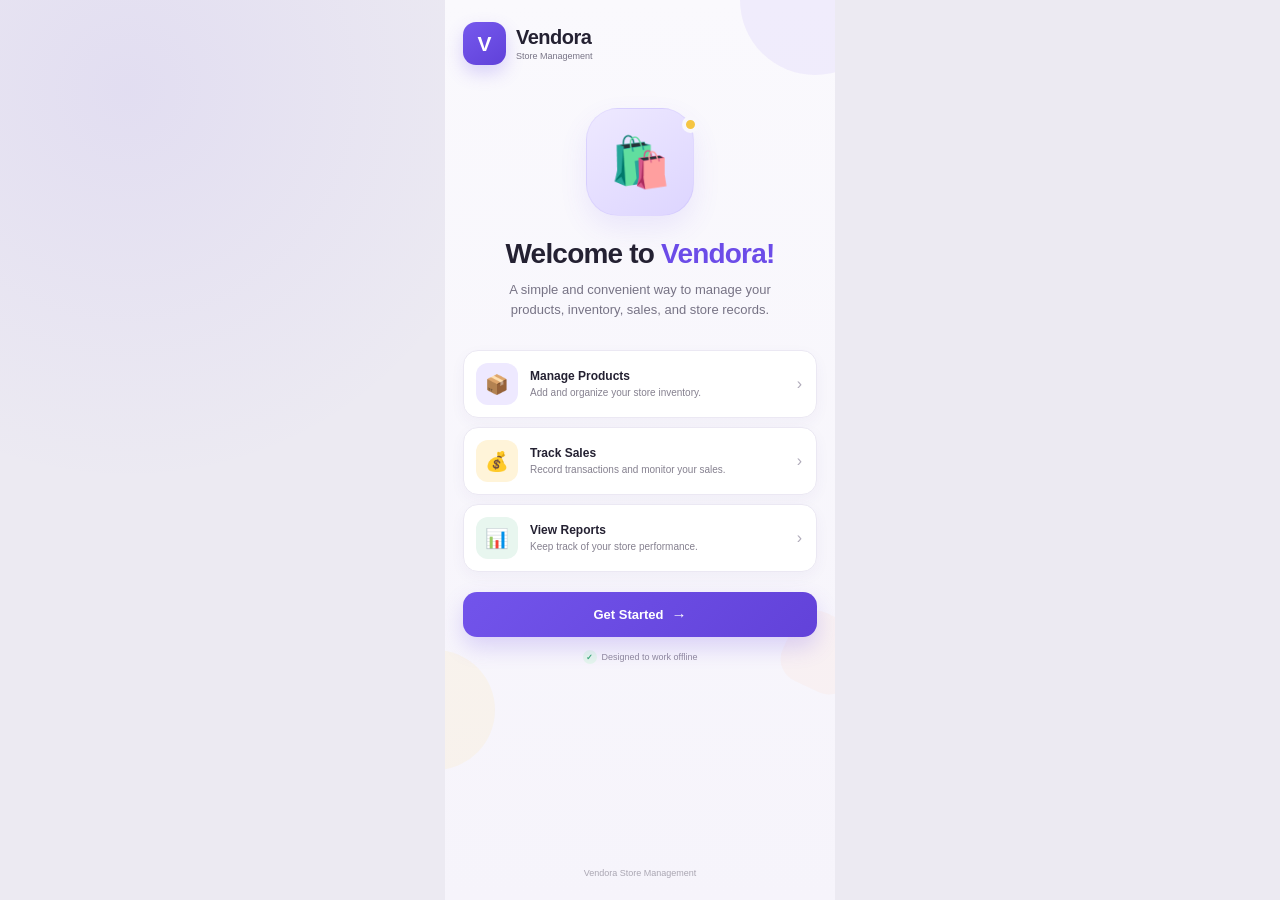
<file: index.html>
<!DOCTYPE html>
<html lang="en">

<head>
    <meta charset="UTF-8">
    <meta name="viewport" content="width=device-width, initial-scale=1.0">
    <meta name="theme-color" content="#6c4ce8">

    <title>Vendora — Welcome</title>

    <style>
        * {
            box-sizing: border-box;
        }

        html,
        body {
            margin: 0;
            padding: 0;
            min-height: 100%;
        }

        :root {
            --primary: #6c4ce8;
            --primary-dark: #5839d0;
            --purple-soft: #eee9ff;

            --yellow: #f5c542;
            --peach: #f7b58a;
            --green: #39aa76;
            --blue: #5b8fe8;

            --background: #eceaf2;
            --app-bg: #f8f7fc;
            --card: #ffffff;

            --text: #242132;
            --muted: #777385;
            --light-text: #9994a5;

            --border: #ebe8f3;

            --shadow:
                0 8px 22px rgba(72, 55, 135, 0.08);
        }

        body {
            font-family:
                Inter,
                -apple-system,
                BlinkMacSystemFont,
                "Segoe UI",
                Roboto,
                Arial,
                sans-serif;

            background:
                radial-gradient(
                    circle at 10% 10%,
                    rgba(108, 76, 232, 0.08),
                    transparent 28%
                ),
                var(--background);

            color: var(--text);

            display: flex;
            justify-content: center;
            align-items: flex-start;

            overflow-x: hidden;
        }

        /* =====================================================
           APP CONTAINER
        ===================================================== */

        .app-container {
            position: relative;

            width: 390px;
            max-width: 100%;
            min-height: 100vh;

            background:
                linear-gradient(
                    180deg,
                    #faf9fd 0%,
                    #f6f4fb 100%
                );

            display: flex;
            flex-direction: column;

            padding:
                22px
                18px
                22px;

            overflow: hidden;
        }

        /* Decorative background shapes */

        .bg-shape {
            position: absolute;
            pointer-events: none;
            z-index: 0;
        }

        .shape-one {
            width: 150px;
            height: 150px;

            top: -75px;
            right: -55px;

            border-radius: 50%;

            background:
                rgba(108, 76, 232, 0.07);
        }

        .shape-two {
            width: 120px;
            height: 120px;

            left: -70px;
            bottom: 130px;

            border-radius: 50%;

            background:
                rgba(245, 197, 66, 0.08);
        }

        .shape-three {
            width: 75px;
            height: 75px;

            right: -25px;
            bottom: 210px;

            border-radius: 24px;

            transform: rotate(25deg);

            background:
                rgba(247, 181, 138, 0.08);
        }

        .content-layer {
            position: relative;
            z-index: 1;
        }

        /* =====================================================
           BRAND
        ===================================================== */

        .brand {
            display: flex;
            align-items: center;

            gap: 10px;

            margin-bottom: 38px;
        }

        .logo {
            width: 43px;
            height: 43px;

            border-radius: 13px;

            background:
                linear-gradient(
                    145deg,
                    #7659ed,
                    #6041d9
                );

            color: #fff;

            display: grid;
            place-items: center;

            font-size: 21px;
            font-weight: 800;

            box-shadow:
                0 8px 18px
                rgba(108, 76, 232, 0.23);
        }

        .brand-info {
            display: flex;
            flex-direction: column;
        }

        .brand-name {
            font-size: 20px;

            font-weight: 800;

            letter-spacing: -0.5px;
        }

        .brand-subtitle {
            margin-top: 2px;

            font-size: 9px;

            color: var(--muted);
        }

        /* =====================================================
           HERO
        ===================================================== */

        .hero {
            text-align: center;

            padding:
                5px
                4px
                0;
        }

        .hero-icon-wrapper {
            position: relative;

            width: 108px;
            height: 108px;

            margin:
                0
                auto
                22px;
        }

        .hero-icon {
            width: 100%;
            height: 100%;

            border-radius: 32px;

            background:
                linear-gradient(
                    145deg,
                    #eee9ff,
                    #ddd5ff
                );

            border:
                1px solid
                rgba(108, 76, 232, 0.08);

            display: grid;
            place-items: center;

            font-size: 49px;

            box-shadow:
                0 12px 28px
                rgba(108, 76, 232, 0.10);
        }

        .hero-dot {
            position: absolute;

            width: 17px;
            height: 17px;

            border-radius: 50%;

            background: var(--yellow);

            right: -5px;
            top: 8px;

            border: 4px solid #f8f7fc;
        }

        .hero h1 {
            margin:
                0
                0
                10px;

            font-size: 28px;

            line-height: 1.15;

            letter-spacing: -0.8px;
        }

        .hero h1 span {
            color: var(--primary);
        }

        .hero p {
            margin:
                0
                auto;

            max-width: 315px;

            color: var(--muted);

            line-height: 1.55;

            font-size: 13px;
        }

        /* =====================================================
           FEATURES
        ===================================================== */

        .features {
            margin-top: 30px;

            display: grid;

            gap: 9px;
        }

        .feature {
            display: flex;
            align-items: center;

            gap: 12px;

            padding: 12px;

            background:
                rgba(255, 255, 255, 0.96);

            border:
                1px solid
                var(--border);

            border-radius: 15px;

            box-shadow:
                0 5px 15px
                rgba(72, 55, 135, 0.045);

            transition:
                transform 0.15s ease,
                box-shadow 0.15s ease;
        }

        .feature:active {
            transform: scale(0.985);
        }

        .feature-icon {
            width: 42px;
            height: 42px;

            flex: 0 0 42px;

            border-radius: 12px;

            display: grid;
            place-items: center;

            font-size: 19px;
        }

        .feature:nth-child(1) .feature-icon {
            background: #eee9ff;
        }

        .feature:nth-child(2) .feature-icon {
            background: #fff4d9;
        }

        .feature:nth-child(3) .feature-icon {
            background: #e8f6ef;
        }

        .feature-text {
            flex: 1;
        }

        .feature strong {
            display: block;

            font-size: 12px;

            margin-bottom: 3px;

            font-weight: 750;
        }

        .feature span {
            display: block;

            color: #85808f;

            font-size: 10px;

            line-height: 1.4;
        }

        .feature-arrow {
            color: #b0abba;

            font-size: 16px;

            padding-right: 2px;
        }

        /* =====================================================
           GET STARTED
        ===================================================== */

        .get-started {
            position: relative;

            display: block;

            width: 100%;

            margin-top: 20px;

            padding: 14px 16px;

            border: 0;

            border-radius: 14px;

            background:
                linear-gradient(
                    135deg,
                    #7254eb,
                    #6242d9
                );

            color: #fff;

            text-decoration: none;

            text-align: center;

            font-size: 13px;

            font-weight: 700;

            box-shadow:
                0 10px 22px
                rgba(108, 76, 232, 0.22);

            transition:
                transform 0.15s ease,
                background 0.15s ease;
        }

        .get-started:hover {
            background:
                linear-gradient(
                    135deg,
                    #6647df,
                    #5738ca
                );
        }

        .get-started:active {
            transform: scale(0.98);
        }

        .button-content {
            display: flex;

            align-items: center;

            justify-content: center;

            gap: 8px;
        }

        .button-arrow {
            font-size: 15px;

            transition:
                transform 0.15s ease;
        }

        .get-started:hover .button-arrow {
            transform: translateX(3px);
        }

        /* =====================================================
           OFFLINE NOTE
        ===================================================== */

        .offline-note {
            display: flex;

            align-items: center;

            justify-content: center;

            gap: 5px;

            margin-top: 13px;

            color: #8f899d;

            font-size: 9px;
        }

        .offline-check {
            width: 14px;
            height: 14px;

            border-radius: 50%;

            background: #e5f6ed;

            color: var(--green);

            display: grid;
            place-items: center;

            font-size: 8px;

            font-weight: 800;
        }

        /* =====================================================
           FOOTER
        ===================================================== */

        .footer {
            margin-top: auto;

            padding-top: 28px;

            text-align: center;

            color: #aaa6b2;

            font-size: 9px;
        }

        /* =====================================================
           MOBILE
        ===================================================== */

        @media (max-width: 599px) {

            body {
                background: #f8f7fc;
            }

            .app-container {
                width: 100%;
                max-width: 390px;
            }
        }

        /* =====================================================
           VERY SMALL DEVICES
        ===================================================== */

        @media (max-width: 340px) {

            .app-container {
                padding-left: 14px;
                padding-right: 14px;
            }

            .hero h1 {
                font-size: 25px;
            }

            .hero p {
                font-size: 12px;
            }
        }
    </style>
</head>

<body>

<main class="app-container">

    <!-- Decorative background -->
    <div class="bg-shape shape-one"></div>
    <div class="bg-shape shape-two"></div>
    <div class="bg-shape shape-three"></div>


    <div class="content-layer">

        <!-- BRAND -->
        <div class="brand">

            <div class="logo">
                V
            </div>

            <div class="brand-info">

                <div class="brand-name">
                    Vendora
                </div>

                <div class="brand-subtitle">
                    Store Management
                </div>

            </div>

        </div>


        <!-- HERO -->
        <section class="hero">

            <div class="hero-icon-wrapper">

                <div class="hero-icon">
                    🛍️
                </div>

                <div class="hero-dot"></div>

            </div>


            <h1>
                Welcome to
                <span>Vendora!</span>
            </h1>


            <p>
                A simple and convenient way to manage
                your products, inventory, sales, and
                store records.
            </p>

        </section>


        <!-- FEATURES -->
        <section class="features">

            <!-- PRODUCT -->
            <div class="feature">

                <div class="feature-icon">
                    📦
                </div>

                <div class="feature-text">

                    <strong>
                        Manage Products
                    </strong>

                    <span>
                        Add and organize your store inventory.
                    </span>

                </div>

                <div class="feature-arrow">
                    ›
                </div>

            </div>


            <!-- SALES -->
            <div class="feature">

                <div class="feature-icon">
                    💰
                </div>

                <div class="feature-text">

                    <strong>
                        Track Sales
                    </strong>

                    <span>
                        Record transactions and monitor your sales.
                    </span>

                </div>

                <div class="feature-arrow">
                    ›
                </div>

            </div>


            <!-- REPORTS -->
            <div class="feature">

                <div class="feature-icon">
                    📊
                </div>

                <div class="feature-text">

                    <strong>
                        View Reports
                    </strong>

                    <span>
                        Keep track of your store performance.
                    </span>

                </div>

                <div class="feature-arrow">
                    ›
                </div>

            </div>

        </section>


        <!-- GET STARTED -->
        <a
            class="get-started"
            href="home.html"
        >

            <span class="button-content">

                <span>
                    Get Started
                </span>

                <span class="button-arrow">
                    →
                </span>

            </span>

        </a>


        <!-- OFFLINE -->
        <div class="offline-note">

            <span class="offline-check">
                ✓
            </span>

            <span>
                Designed to work offline
            </span>

        </div>

    </div>


    <!-- FOOTER -->
    <div class="footer">
        Vendora Store Management
    </div>

</main>

</body>
</html>
</file>
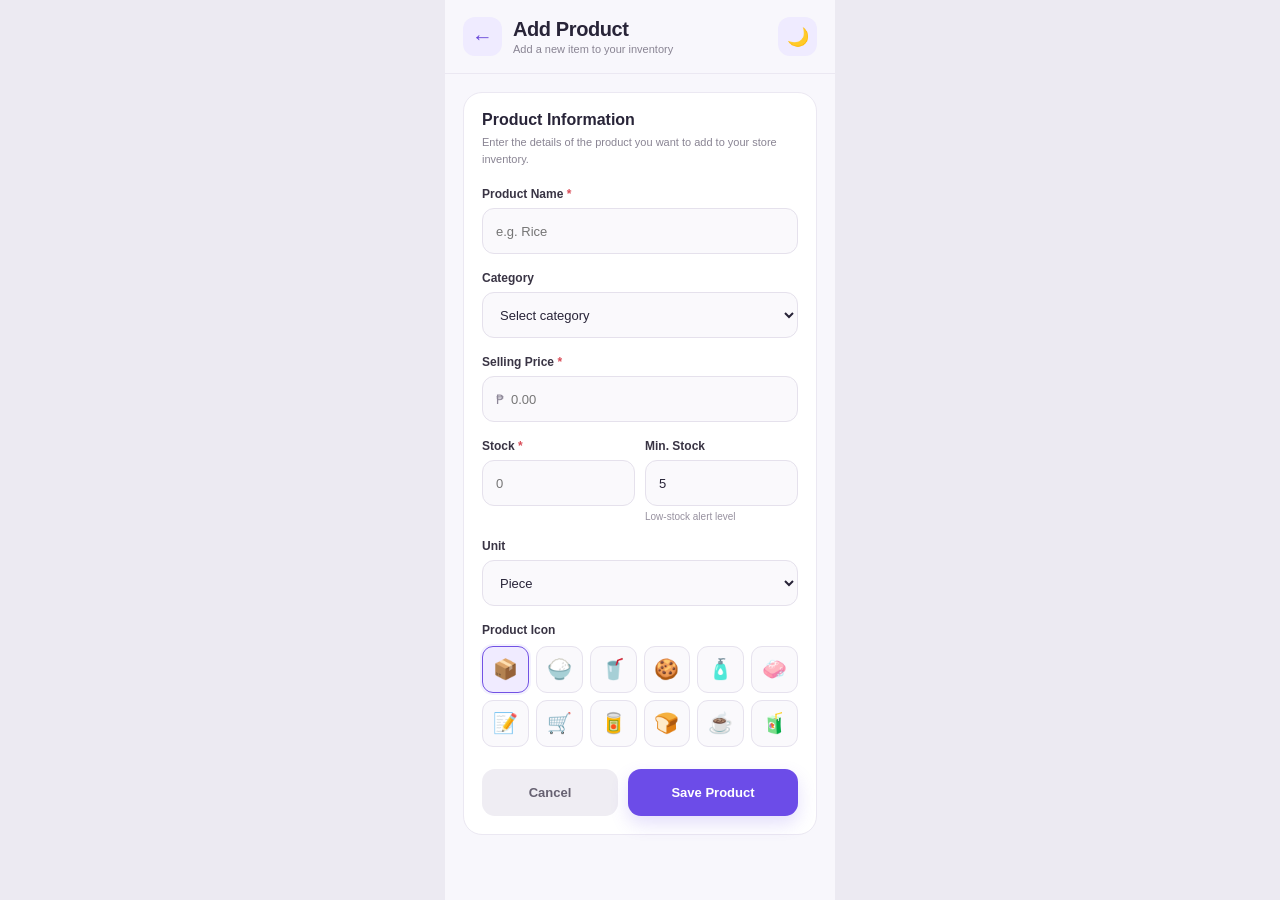
<file: add-product.html>
<!DOCTYPE html>
<html lang="en">
<head>
<meta charset="UTF-8">
<meta name="viewport" content="width=device-width, initial-scale=1.0">

<title>Vendora - Add Product</title>

<style>
* {
    box-sizing: border-box;
}

html,
body {
    margin: 0;
    padding: 0;
    min-height: 100%;
}

body {
    font-family:
        Inter,
        -apple-system,
        BlinkMacSystemFont,
        "Segoe UI",
        Roboto,
        Arial,
        sans-serif;

    background: #eceaf2;
    color: #282438;

    display: flex;
    justify-content: center;
    align-items: flex-start;

    overflow-x: hidden;

    transition: background .25s ease, color .25s ease;
}

.app {
    width: 390px;
    max-width: 100%;
    min-height: 100vh;

    background: #f8f7fc;

    padding-bottom: 30px;

    transition: background .25s ease;
}

@media (max-width: 599px) {
    body {
        background: #f8f7fc;
    }

    .app {
        width: 100%;
        max-width: 390px;
    }
}

/* =========================================================
   DARK MODE
========================================================= */

body.dark {
    background: #111019;
    color: #f5f2fa;
}

body.dark .app {
    background: #15131e;
}

body.dark .header {
    background: #15131e;
    border-color: #2b2737;
}

body.dark .form-card,
body.dark .input-wrap,
body.dark .icon-option,
body.dark .cancel-btn {
    background: #211e2b;
    border-color: #332e40;
}

body.dark .field-label,
body.dark .page-title {
    color: #f5f2fa;
}

body.dark .field-help,
body.dark .page-subtitle {
    color: #aaa4b4;
}

body.dark input,
body.dark select {
    color: #f5f2fa;
}

body.dark input::placeholder {
    color: #817b8c;
}

body.dark .theme-button {
    background: #29243a;
    color: #f3ce61;
}

body.dark .icon-option.active {
    background: #302651;
    border-color: #8062ed;
}

/* =========================================================
   HEADER
========================================================= */

.header {
    padding: 17px 18px;

    background: #f8f7fc;

    border-bottom: 1px solid #ebe8f2;

    position: sticky;
    top: 0;

    z-index: 20;
}

.header-row {
    display: flex;
    align-items: center;
    justify-content: space-between;

    gap: 12px;
}

.header-left {
    display: flex;
    align-items: center;

    gap: 11px;
}

.back-btn {
    width: 39px;
    height: 39px;

    border: 0;
    border-radius: 12px;

    background: #efebff;
    color: #6545d8;

    display: grid;
    place-items: center;

    font-size: 21px;
    font-weight: 700;

    cursor: pointer;

    text-decoration: none;
}

body.dark .back-btn {
    background: #29243a;
    color: #a995ff;
}

.page-title {
    margin: 0;

    font-size: 20px;
    font-weight: 800;

    letter-spacing: -.4px;
}

.page-subtitle {
    margin: 2px 0 0;

    color: #898493;

    font-size: 11px;
}

.theme-button {
    width: 39px;
    height: 39px;

    border: 0;
    border-radius: 12px;

    background: #efebff;

    color: #6545d8;

    font-size: 18px;

    cursor: pointer;

    display: grid;
    place-items: center;
}

/* =========================================================
   MAIN
========================================================= */

.main {
    padding: 18px;
}

/* =========================================================
   FORM CARD
========================================================= */

.form-card {
    background: #fff;

    border: 1px solid #ebe8f2;

    border-radius: 19px;

    padding: 18px;

    transition:
        background .25s ease,
        border-color .25s ease;
}

.form-intro {
    margin-bottom: 20px;
}

.form-intro h2 {
    margin: 0 0 5px;

    font-size: 16px;
    font-weight: 800;
}

.form-intro p {
    margin: 0;

    color: #898493;

    font-size: 11px;

    line-height: 1.5;
}

/* =========================================================
   FORM GROUP
========================================================= */

.form-group {
    margin-bottom: 17px;
}

.field-label {
    display: block;

    margin-bottom: 7px;

    color: #393444;

    font-size: 12px;
    font-weight: 750;
}

.required {
    color: #d94d58;
}

/* =========================================================
   INPUT
========================================================= */

.input-wrap {
    display: flex;
    align-items: center;

    min-height: 46px;

    background: #faf9fc;

    border: 1px solid #e5e1ec;

    border-radius: 12px;

    overflow: hidden;

    transition:
        border-color .2s ease,
        background .2s ease;
}

.input-wrap:focus-within {
    border-color: #8061eb;
    box-shadow: 0 0 0 3px rgba(108, 76, 232, .08);
}

.input-prefix {
    padding-left: 13px;

    color: #8d8798;

    font-size: 13px;
}

.input-wrap input,
.input-wrap select {
    width: 100%;

    min-height: 44px;

    padding: 0 13px;

    border: 0;
    outline: 0;

    background: transparent;

    color: #282438;

    font-family: inherit;

    font-size: 13px;
}

.input-wrap input:focus,
.input-wrap select:focus {
    outline: none;
}

.input-wrap:has(.input-prefix) input {
    padding-left: 7px;
}

.input-wrap select {
    cursor: pointer;
}

.field-help {
    display: block;

    margin-top: 5px;

    color: #97919f;

    font-size: 10px;
}

/* =========================================================
   TWO COLUMNS
========================================================= */

.form-row {
    display: grid;

    grid-template-columns: 1fr 1fr;

    gap: 10px;
}

/* =========================================================
   PRODUCT ICON
========================================================= */

.icon-label {
    margin-bottom: 9px;
}

.icon-grid {
    display: grid;

    grid-template-columns:
        repeat(6, 1fr);

    gap: 7px;
}

.icon-option {
    width: 100%;
    aspect-ratio: 1;

    border: 1px solid #e6e2ee;

    border-radius: 11px;

    background: #faf9fc;

    font-size: 20px;

    cursor: pointer;

    display: grid;
    place-items: center;

    transition: .18s ease;
}

.icon-option:hover {
    transform: translateY(-1px);
}

.icon-option.active {
    background: #f0ebff;

    border-color: #7252e4;

    box-shadow:
        0 0 0 2px rgba(108, 76, 232, .08);
}

/* =========================================================
   ACTIONS
========================================================= */

.actions {
    display: grid;

    grid-template-columns: 1fr 1.25fr;

    gap: 10px;

    margin-top: 22px;
}

.cancel-btn,
.save-btn {
    min-height: 47px;

    border-radius: 13px;

    border: 0;

    font-family: inherit;

    font-size: 13px;
    font-weight: 750;

    cursor: pointer;

    text-decoration: none;

    display: flex;
    align-items: center;
    justify-content: center;

    transition: .18s ease;
}

.cancel-btn {
    background: #efedf3;
    color: #666171;
}

.cancel-btn:hover {
    background: #e6e3eb;
}

.save-btn {
    background: #6c4ce8;
    color: #fff;

    box-shadow:
        0 8px 18px rgba(108, 76, 232, .18);
}

.save-btn:hover {
    background: #5d3fd0;
}

.save-btn:active,
.cancel-btn:active {
    transform: scale(.985);
}

/* =========================================================
   ERROR
========================================================= */

.error-message {
    display: none;

    margin-top: 7px;

    color: #d94d58;

    font-size: 10px;
}

.form-group.error .input-wrap {
    border-color: #d94d58;
}

.form-group.error .error-message {
    display: block;
}

/* =========================================================
   SUCCESS TOAST
========================================================= */

.toast {
    position: fixed;

    left: 50%;
    bottom: 24px;

    width: 350px;
    max-width: calc(100% - 30px);

    transform:
        translate(-50%, 100px);

    background: #282438;
    color: #fff;

    padding: 13px 15px;

    border-radius: 13px;

    font-size: 12px;
    font-weight: 650;

    text-align: center;

    opacity: 0;

    z-index: 100;

    transition:
        transform .25s ease,
        opacity .25s ease;
}

.toast.show {
    transform:
        translate(-50%, 0);

    opacity: 1;
}

/* =========================================================
   SMALL SCREENS
========================================================= */

@media (max-width: 350px) {

    .main {
        padding: 14px;
    }

    .header {
        padding-left: 14px;
        padding-right: 14px;
    }

    .icon-grid {
        grid-template-columns:
            repeat(5, 1fr);
    }
}
</style>
</head>

<body>

<div class="app">

    <!-- =====================================================
         HEADER
    ====================================================== -->

    <header class="header">

        <div class="header-row">

            <div class="header-left">

                <a
                    href="products.html"
                    class="back-btn"
                    aria-label="Back"
                >
                    ←
                </a>

                <div>

                    <h1 class="page-title">
                        Add Product
                    </h1>

                    <p class="page-subtitle">
                        Add a new item to your inventory
                    </p>

                </div>

            </div>

            <button
                type="button"
                class="theme-button"
                id="themeButton"
                aria-label="Toggle dark mode"
            >
                🌙
            </button>

        </div>

    </header>


    <!-- =====================================================
         MAIN
    ====================================================== -->

    <main class="main">

        <form
            id="productForm"
            class="form-card"
            novalidate
        >

            <div class="form-intro">

                <h2>
                    Product Information
                </h2>

                <p>
                    Enter the details of the product you want
                    to add to your store inventory.
                </p>

            </div>


            <!-- PRODUCT NAME -->

            <div
                class="form-group"
                id="nameGroup"
            >

                <label
                    class="field-label"
                    for="productName"
                >
                    Product Name
                    <span class="required">*</span>
                </label>

                <div class="input-wrap">

                    <input
                        type="text"
                        id="productName"
                        name="productName"
                        placeholder="e.g. Rice"
                        maxlength="80"
                        autocomplete="off"
                    >

                </div>

                <span class="error-message">
                    Please enter a product name.
                </span>

            </div>


            <!-- CATEGORY -->

            <div
                class="form-group"
                id="categoryGroup"
            >

                <label
                    class="field-label"
                    for="category"
                >
                    Category
                </label>

                <div class="input-wrap">

                    <select
                        id="category"
                        name="category"
                    >

                        <option value="">
                            Select category
                        </option>

                        <option value="Food">
                            Food
                        </option>

                        <option value="Beverages">
                            Beverages
                        </option>

                        <option value="Snacks">
                            Snacks
                        </option>

                        <option value="Household">
                            Household
                        </option>

                        <option value="Personal Care">
                            Personal Care
                        </option>

                        <option value="School Supplies">
                            School Supplies
                        </option>

                        <option value="Other">
                            Other
                        </option>

                    </select>

                </div>

            </div>


            <!-- PRICE -->

            <div
                class="form-group"
                id="priceGroup"
            >

                <label
                    class="field-label"
                    for="price"
                >
                    Selling Price
                    <span class="required">*</span>
                </label>

                <div class="input-wrap">

                    <span class="input-prefix">
                        ₱
                    </span>

                    <input
                        type="number"
                        id="price"
                        name="price"
                        placeholder="0.00"
                        min="0"
                        step="0.01"
                        inputmode="decimal"
                    >

                </div>

                <span class="error-message">
                    Please enter a valid price.
                </span>

            </div>


            <!-- STOCK + MIN STOCK -->

            <div class="form-row">

                <div
                    class="form-group"
                    id="stockGroup"
                >

                    <label
                        class="field-label"
                        for="stock"
                    >
                        Stock
                        <span class="required">*</span>
                    </label>

                    <div class="input-wrap">

                        <input
                            type="number"
                            id="stock"
                            name="stock"
                            placeholder="0"
                            min="0"
                            step="1"
                            inputmode="numeric"
                        >

                    </div>

                    <span class="error-message">
                        Required.
                    </span>

                </div>


                <div
                    class="form-group"
                    id="minStockGroup"
                >

                    <label
                        class="field-label"
                        for="minStock"
                    >
                        Min. Stock
                    </label>

                    <div class="input-wrap">

                        <input
                            type="number"
                            id="minStock"
                            name="minStock"
                            placeholder="5"
                            value="5"
                            min="0"
                            step="1"
                            inputmode="numeric"
                        >

                    </div>

                    <span class="field-help">
                        Low-stock alert level
                    </span>

                </div>

            </div>


            <!-- UNIT -->

            <div class="form-group">

                <label
                    class="field-label"
                    for="unit"
                >
                    Unit
                </label>

                <div class="input-wrap">

                    <select
                        id="unit"
                        name="unit"
                    >

                        <option value="piece">
                            Piece
                        </option>

                        <option value="sako">
                            Sako
                        </option>

                        <option value="pack">
                            Pack
                        </option>

                        <option value="box">
                            Box
                        </option>

                        <option value="bottle">
                            Bottle
                        </option>

                        <option value="can">
                            Can
                        </option>

                        <option value="kg">
                            Kilogram (kg)
                        </option>

                        <option value="gram">
                            Gram (g)
                        </option>

                        <option value="liter">
                            Liter (L)
                        </option>

                        <option value="other">
                            Other
                        </option>

                    </select>

                </div>

            </div>


            <!-- ICON -->

            <div class="form-group">

                <label
                    class="field-label icon-label"
                >
                    Product Icon
                </label>

                <div class="icon-grid">

                    <button
                        type="button"
                        class="icon-option active"
                        data-icon="📦"
                    >
                        📦
                    </button>

                    <button
                        type="button"
                        class="icon-option"
                        data-icon="🍚"
                    >
                        🍚
                    </button>

                    <button
                        type="button"
                        class="icon-option"
                        data-icon="🥤"
                    >
                        🥤
                    </button>

                    <button
                        type="button"
                        class="icon-option"
                        data-icon="🍪"
                    >
                        🍪
                    </button>

                    <button
                        type="button"
                        class="icon-option"
                        data-icon="🧴"
                    >
                        🧴
                    </button>

                    <button
                        type="button"
                        class="icon-option"
                        data-icon="🧼"
                    >
                        🧼
                    </button>

                    <button
                        type="button"
                        class="icon-option"
                        data-icon="📝"
                    >
                        📝
                    </button>

                    <button
                        type="button"
                        class="icon-option"
                        data-icon="🛒"
                    >
                        🛒
                    </button>

                    <button
                        type="button"
                        class="icon-option"
                        data-icon="🥫"
                    >
                        🥫
                    </button>

                    <button
                        type="button"
                        class="icon-option"
                        data-icon="🍞"
                    >
                        🍞
                    </button>

                    <button
                        type="button"
                        class="icon-option"
                        data-icon="☕"
                    >
                        ☕
                    </button>

                    <button
                        type="button"
                        class="icon-option"
                        data-icon="🧃"
                    >
                        🧃
                    </button>

                </div>

            </div>


            <!-- ACTIONS -->

            <div class="actions">

                <a
                    href="products.html"
                    class="cancel-btn"
                >
                    Cancel
                </a>

                <button
                    type="submit"
                    class="save-btn"
                >
                    Save Product
                </button>

            </div>

        </form>

    </main>

</div>


<!-- =========================================================
     TOAST
========================================================= -->

<div
    class="toast"
    id="toast"
>
    Product saved successfully!
</div>


<script>
/* =========================================================
   VENDORA ADD PRODUCT
========================================================= */

const PRODUCTS_KEY =
    "vendora_products_v1";

const THEME_KEY =
    "vendora_theme_v1";


/* =========================================================
   ELEMENTS
========================================================= */

const form =
    document.getElementById(
        "productForm"
    );

const productName =
    document.getElementById(
        "productName"
    );

const category =
    document.getElementById(
        "category"
    );

const price =
    document.getElementById(
        "price"
    );

const stock =
    document.getElementById(
        "stock"
    );

const minStock =
    document.getElementById(
        "minStock"
    );

const unit =
    document.getElementById(
        "unit"
    );

const themeButton =
    document.getElementById(
        "themeButton"
    );

const toast =
    document.getElementById(
        "toast"
    );


let selectedIcon = "📦";


/* =========================================================
   GET PRODUCTS
========================================================= */

function getProducts() {

    try {

        const saved =
            localStorage.getItem(
                PRODUCTS_KEY
            );

        if (!saved) {
            return [];
        }

        const products =
            JSON.parse(saved);

        return Array.isArray(products)
            ? products
            : [];

    } catch (error) {

        console.error(
            "Unable to read products:",
            error
        );

        return [];
    }
}


/* =========================================================
   SAVE PRODUCTS
========================================================= */

function saveProducts(products) {

    localStorage.setItem(
        PRODUCTS_KEY,
        JSON.stringify(products)
    );
}


/* =========================================================
   GENERATE PRODUCT ID
========================================================= */

function generateProductId() {

    const products =
        getProducts();

    const numbers =
        products
            .map(product => {
                const value =
                    String(
                        product.id ?? ""
                    );

                const match =
                    value.match(
                        /^P-(\d+)$/
                    );

                return match
                    ? Number(match[1])
                    : 0;
            });

    const highest =
        numbers.length
            ? Math.max(...numbers)
            : 0;

    return `P-${String(
        highest + 1
    ).padStart(4, "0")}`;
}


/* =========================================================
   VALIDATION
========================================================= */

function setError(
    groupId,
    hasError
) {

    const group =
        document.getElementById(
            groupId
        );

    if (!group) {
        return;
    }

    group.classList.toggle(
        "error",
        hasError
    );
}


function validateForm() {

    let valid = true;


    /* NAME */

    const nameValue =
        productName.value.trim();

    if (!nameValue) {

        setError(
            "nameGroup",
            true
        );

        valid = false;

    } else {

        setError(
            "nameGroup",
            false
        );
    }


    /* PRICE */

    const priceValue =
        Number(price.value);

    if (
        price.value === "" ||
        !Number.isFinite(priceValue) ||
        priceValue < 0
    ) {

        setError(
            "priceGroup",
            true
        );

        valid = false;

    } else {

        setError(
            "priceGroup",
            false
        );
    }


    /* STOCK */

    const stockValue =
        Number(stock.value);

    if (
        stock.value === "" ||
        !Number.isFinite(stockValue) ||
        stockValue < 0
    ) {

        setError(
            "stockGroup",
            true
        );

        valid = false;

    } else {

        setError(
            "stockGroup",
            false
        );
    }


    return valid;
}


/* =========================================================
   ICON SELECTION
========================================================= */

document
    .querySelectorAll(
        ".icon-option"
    )
    .forEach(button => {

        button.addEventListener(
            "click",
            function() {

                document
                    .querySelectorAll(
                        ".icon-option"
                    )
                    .forEach(
                        item =>
                            item.classList.remove(
                                "active"
                            )
                    );

                this.classList.add(
                    "active"
                );

                selectedIcon =
                    this.dataset.icon;
            }
        );

    });


/* =========================================================
   FORM SUBMIT
========================================================= */

form.addEventListener(
    "submit",
    function(event) {

        event.preventDefault();


        if (!validateForm()) {

            const firstError =
                document.querySelector(
                    ".form-group.error input"
                );

            if (firstError) {
                firstError.focus();
            }

            return;
        }


        const products =
            getProducts();


        const newProduct = {

            id:
                generateProductId(),

            name:
                productName.value.trim(),

            category:
                category.value.trim() ||
                "Other",

            price:
                Number(
                    Number(price.value)
                        .toFixed(2)
                ),

            stock:
                Number(
                    stock.value
                ),

            minStock:
                Number(
                    minStock.value || 5
                ),

            unit:
                unit.value,

            icon:
                selectedIcon,

            createdAt:
                new Date().toISOString(),

            updatedAt:
                new Date().toISOString()

        };


        products.push(
            newProduct
        );


        try {

            saveProducts(
                products
            );

        } catch (error) {

            alert(
                "Unable to save the product. Please try again."
            );

            console.error(error);

            return;
        }


        showToast(
            "Product saved successfully!"
        );


        /*
           Return to products page
           after a short delay.
        */

        setTimeout(
            function() {

                window.location.href =
                    "products.html";

            },
            650
        );

    }
);


/* =========================================================
   REMOVE ERRORS WHILE TYPING
========================================================= */

productName.addEventListener(
    "input",
    function() {

        if (
            productName.value.trim()
        ) {

            setError(
                "nameGroup",
                false
            );

        }

    }
);


price.addEventListener(
    "input",
    function() {

        if (
            price.value !== "" &&
            Number(price.value) >= 0
        ) {

            setError(
                "priceGroup",
                false
            );

        }

    }
);


stock.addEventListener(
    "input",
    function() {

        if (
            stock.value !== "" &&
            Number(stock.value) >= 0
        ) {

            setError(
                "stockGroup",
                false
            );

        }

    }
);


/* =========================================================
   TOAST
========================================================= */

function showToast(message) {

    toast.textContent =
        message;

    toast.classList.add(
        "show"
    );

    setTimeout(
        function() {

            toast.classList.remove(
                "show"
            );

        },
        1800
    );
}


/* =========================================================
   DARK MODE
========================================================= */

function applyTheme() {

    const theme =
        localStorage.getItem(
            THEME_KEY
        );

    const isDark =
        theme === "dark";

    document.body.classList.toggle(
        "dark",
        isDark
    );

    themeButton.textContent =
        isDark
            ? "☀️"
            : "🌙";
}


themeButton.addEventListener(
    "click",
    function() {

        const isDark =
            document.body.classList.contains(
                "dark"
            );

        localStorage.setItem(
            THEME_KEY,
            isDark
                ? "light"
                : "dark"
        );

        applyTheme();
    }
);


/* =========================================================
   STORAGE SYNC
========================================================= */

window.addEventListener(
    "storage",
    function(event) {

        if (
            event.key === THEME_KEY
        ) {
            applyTheme();
        }

    }
);


/* =========================================================
   INITIALIZE
========================================================= */

applyTheme();

</script>

</body>
</html>
</file>
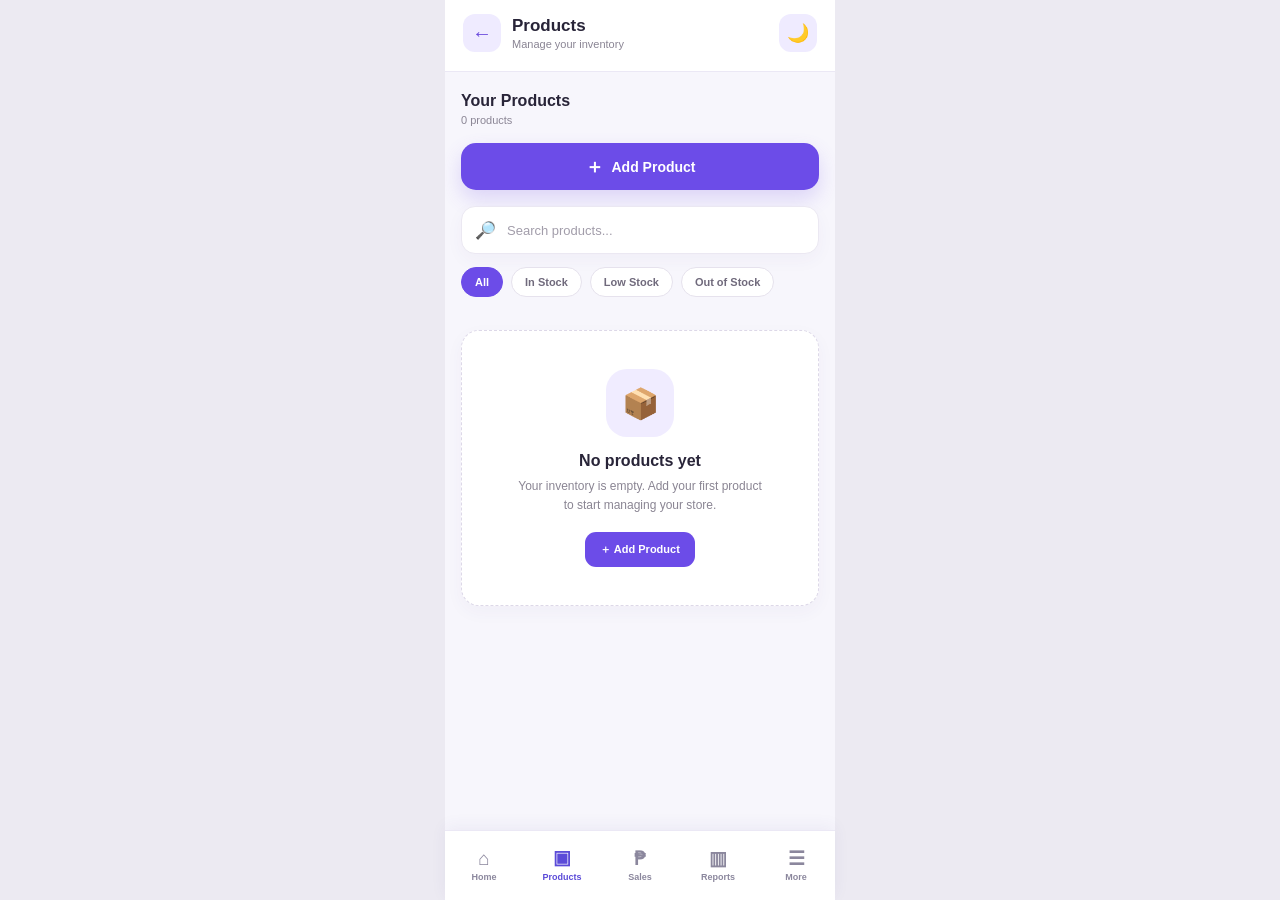
<file: edit-product.html>
<!DOCTYPE html>
<html lang="en">
<head>
<meta charset="UTF-8">
<meta name="viewport" content="width=device-width, initial-scale=1.0">

<title>Vendora - Edit Product</title>

<style>
* {
    box-sizing: border-box;
}

html,
body {
    margin: 0;
    padding: 0;
    min-height: 100%;
}

body {
    font-family:
        Inter,
        -apple-system,
        BlinkMacSystemFont,
        "Segoe UI",
        Roboto,
        Arial,
        sans-serif;

    background: #eceaf2;
    color: #282438;

    display: flex;
    justify-content: center;
    align-items: flex-start;

    overflow-x: hidden;

    transition:
        background .25s ease,
        color .25s ease;
}

.app {
    width: 390px;
    max-width: 100%;
    min-height: 100vh;

    background: #f8f7fc;

    padding-bottom: 30px;

    transition:
        background .25s ease;
}

@media (max-width: 599px) {
    body {
        background: #f8f7fc;
    }

    .app {
        width: 100%;
        max-width: 390px;
    }
}

/* =========================================================
   DARK MODE
========================================================= */

body.dark {
    background: #111019;
    color: #f5f2fa;
}

body.dark .app {
    background: #15131e;
}

body.dark .header {
    background: #15131e;
    border-color: #2b2737;
}

body.dark .form-card,
body.dark .input-wrap,
body.dark .icon-option {
    background: #211e2b;
    border-color: #332e40;
}

body.dark .field-label,
body.dark .page-title,
body.dark .form-intro h2 {
    color: #f5f2fa;
}

body.dark .field-help,
body.dark .page-subtitle,
body.dark .form-intro p {
    color: #aaa4b4;
}

body.dark input,
body.dark select {
    color: #f5f2fa;
}

body.dark input::placeholder {
    color: #817b8c;
}

body.dark .theme-button,
body.dark .back-btn {
    background: #29243a;
}

body.dark .theme-button {
    color: #f3ce61;
}

body.dark .back-btn {
    color: #a995ff;
}

body.dark .icon-option.active {
    background: #302651;
    border-color: #8062ed;
}

body.dark .cancel-btn {
    background: #2a2732;
    color: #bdb7c7;
}

body.dark .delete-btn {
    background: #39242a;
}

/* =========================================================
   HEADER
========================================================= */

.header {
    padding: 17px 18px;

    background: #f8f7fc;

    border-bottom: 1px solid #ebe8f2;

    position: sticky;
    top: 0;

    z-index: 20;
}

.header-row {
    display: flex;
    align-items: center;
    justify-content: space-between;

    gap: 12px;
}

.header-left {
    display: flex;
    align-items: center;

    gap: 11px;
}

.back-btn {
    width: 39px;
    height: 39px;

    border: 0;
    border-radius: 12px;

    background: #efebff;
    color: #6545d8;

    display: grid;
    place-items: center;

    font-size: 21px;
    font-weight: 700;

    cursor: pointer;

    text-decoration: none;
}

.page-title {
    margin: 0;

    font-size: 20px;
    font-weight: 800;

    letter-spacing: -.4px;
}

.page-subtitle {
    margin: 2px 0 0;

    color: #898493;

    font-size: 11px;
}

.theme-button {
    width: 39px;
    height: 39px;

    border: 0;
    border-radius: 12px;

    background: #efebff;

    color: #6545d8;

    font-size: 18px;

    cursor: pointer;

    display: grid;
    place-items: center;
}

/* =========================================================
   MAIN
========================================================= */

.main {
    padding: 18px;
}

/* =========================================================
   FORM CARD
========================================================= */

.form-card {
    background: #fff;

    border: 1px solid #ebe8f2;

    border-radius: 19px;

    padding: 18px;

    transition:
        background .25s ease,
        border-color .25s ease;
}

.form-intro {
    margin-bottom: 20px;
}

.form-intro h2 {
    margin: 0 0 5px;

    font-size: 16px;
    font-weight: 800;
}

.form-intro p {
    margin: 0;

    color: #898493;

    font-size: 11px;

    line-height: 1.5;
}

/* =========================================================
   PRODUCT ID
========================================================= */

.product-id {
    display: inline-flex;

    align-items: center;

    margin-top: 9px;

    padding: 5px 9px;

    border-radius: 8px;

    background: #f0ecff;

    color: #6748d9;

    font-size: 9px;
    font-weight: 750;
}

body.dark .product-id {
    background: #2a2440;
    color: #a895ff;
}

/* =========================================================
   FORM GROUP
========================================================= */

.form-group {
    margin-bottom: 17px;
}

.field-label {
    display: block;

    margin-bottom: 7px;

    color: #393444;

    font-size: 12px;
    font-weight: 750;
}

.required {
    color: #d94d58;
}

/* =========================================================
   INPUT
========================================================= */

.input-wrap {
    display: flex;
    align-items: center;

    min-height: 46px;

    background: #faf9fc;

    border: 1px solid #e5e1ec;

    border-radius: 12px;

    overflow: hidden;

    transition:
        border-color .2s ease,
        background .2s ease;
}

.input-wrap:focus-within {
    border-color: #8061eb;

    box-shadow:
        0 0 0 3px rgba(108, 76, 232, .08);
}

.input-prefix {
    padding-left: 13px;

    color: #8d8798;

    font-size: 13px;
}

.input-wrap input,
.input-wrap select {
    width: 100%;

    min-height: 44px;

    padding: 0 13px;

    border: 0;
    outline: 0;

    background: transparent;

    color: #282438;

    font-family: inherit;

    font-size: 13px;
}

.input-wrap:has(.input-prefix) input {
    padding-left: 7px;
}

.input-wrap select {
    cursor: pointer;
}

.field-help {
    display: block;

    margin-top: 5px;

    color: #97919f;

    font-size: 10px;
}

/* =========================================================
   TWO COLUMNS
========================================================= */

.form-row {
    display: grid;

    grid-template-columns: 1fr 1fr;

    gap: 10px;
}

/* =========================================================
   ICON
========================================================= */

.icon-label {
    margin-bottom: 9px;
}

.icon-grid {
    display: grid;

    grid-template-columns:
        repeat(6, 1fr);

    gap: 7px;
}

.icon-option {
    width: 100%;
    aspect-ratio: 1;

    border: 1px solid #e6e2ee;

    border-radius: 11px;

    background: #faf9fc;

    font-size: 20px;

    cursor: pointer;

    display: grid;
    place-items: center;

    transition: .18s ease;
}

.icon-option:hover {
    transform: translateY(-1px);
}

.icon-option.active {
    background: #f0ebff;

    border-color: #7252e4;

    box-shadow:
        0 0 0 2px rgba(108, 76, 232, .08);
}

/* =========================================================
   ACTIONS
========================================================= */

.actions {
    display: grid;

    grid-template-columns:
        1fr 1.25fr;

    gap: 10px;

    margin-top: 22px;
}

.cancel-btn,
.save-btn {
    min-height: 47px;

    border-radius: 13px;

    border: 0;

    font-family: inherit;

    font-size: 13px;
    font-weight: 750;

    cursor: pointer;

    text-decoration: none;

    display: flex;
    align-items: center;
    justify-content: center;

    transition: .18s ease;
}

.cancel-btn {
    background: #efedf3;
    color: #666171;
}

.save-btn {
    background: #6c4ce8;
    color: #fff;

    box-shadow:
        0 8px 18px rgba(108, 76, 232, .18);
}

.cancel-btn:hover {
    background: #e6e3eb;
}

.save-btn:hover {
    background: #5d3fd0;
}

.cancel-btn:active,
.save-btn:active {
    transform: scale(.985);
}

/* =========================================================
   DELETE BUTTON
========================================================= */

.delete-btn {
    width: 100%;

    min-height: 44px;

    margin-top: 10px;

    border: 1px solid #f0d9dc;

    border-radius: 12px;

    background: #fff2f3;

    color: #d34d58;

    font-family: inherit;

    font-size: 12px;
    font-weight: 750;

    cursor: pointer;

    transition: .18s ease;
}

.delete-btn:hover {
    background: #ffe8ea;
}

body.dark .delete-btn {
    border-color: #513039;
    color: #ff9099;
}

/* =========================================================
   ERROR
========================================================= */

.error-message {
    display: none;

    margin-top: 7px;

    color: #d94d58;

    font-size: 10px;
}

.form-group.error .input-wrap {
    border-color: #d94d58;
}

.form-group.error .error-message {
    display: block;
}

/* =========================================================
   TOAST
========================================================= */

.toast {
    position: fixed;

    left: 50%;
    bottom: 24px;

    width: 350px;
    max-width: calc(100% - 30px);

    transform:
        translate(-50%, 100px);

    background: #282438;
    color: #fff;

    padding: 13px 15px;

    border-radius: 13px;

    font-size: 12px;
    font-weight: 650;

    text-align: center;

    opacity: 0;

    z-index: 100;

    transition:
        transform .25s ease,
        opacity .25s ease;
}

.toast.show {
    transform:
        translate(-50%, 0);

    opacity: 1;
}

/* =========================================================
   MODAL
========================================================= */

.modal-overlay {
    position: fixed;

    inset: 0;

    background: rgba(25, 21, 35, .48);

    display: none;

    align-items: center;
    justify-content: center;

    padding: 20px;

    z-index: 200;
}

.modal-overlay.show {
    display: flex;
}

.modal {
    width: 350px;
    max-width: 100%;

    background: #fff;

    border-radius: 19px;

    padding: 20px;

    box-shadow:
        0 20px 50px rgba(0, 0, 0, .20);
}

body.dark .modal {
    background: #211e2b;
}

.modal h3 {
    margin: 0 0 7px;

    font-size: 17px;
}

.modal p {
    margin: 0 0 18px;

    color: #898391;

    font-size: 12px;

    line-height: 1.5;
}

.modal-actions {
    display: grid;

    grid-template-columns: 1fr 1fr;

    gap: 9px;
}

.modal-button {
    min-height: 43px;

    border: 0;

    border-radius: 11px;

    font-family: inherit;

    font-size: 12px;
    font-weight: 750;

    cursor: pointer;
}

.modal-cancel {
    background: #eeeaf3;
    color: #666171;
}

.modal-delete {
    background: #d94b55;
    color: #fff;
}

/* =========================================================
   SMALL SCREEN
========================================================= */

@media (max-width: 350px) {

    .main {
        padding: 14px;
    }

    .header {
        padding-left: 14px;
        padding-right: 14px;
    }

    .icon-grid {
        grid-template-columns:
            repeat(5, 1fr);
    }
}
</style>
</head>

<body>

<div class="app">

    <!-- =====================================================
         HEADER
    ====================================================== -->

    <header class="header">

        <div class="header-row">

            <div class="header-left">

                <a
                    href="products.html"
                    class="back-btn"
                    aria-label="Back to products"
                >
                    ←
                </a>

                <div>

                    <h1 class="page-title">
                        Edit Product
                    </h1>

                    <p class="page-subtitle">
                        Update your product information
                    </p>

                </div>

            </div>

            <button
                type="button"
                class="theme-button"
                id="themeButton"
                aria-label="Toggle dark mode"
            >
                🌙
            </button>

        </div>

    </header>


    <!-- =====================================================
         MAIN
    ====================================================== -->

    <main class="main">

        <form
            id="productForm"
            class="form-card"
            novalidate
        >

            <div class="form-intro">

                <h2>
                    Product Information
                </h2>

                <p>
                    Update the details of this product
                    and save your changes.
                </p>

                <div
                    class="product-id"
                    id="productId"
                >
                    Product ID: —
                </div>

            </div>


            <!-- PRODUCT NAME -->

            <div
                class="form-group"
                id="nameGroup"
            >

                <label
                    class="field-label"
                    for="productName"
                >
                    Product Name
                    <span class="required">*</span>
                </label>

                <div class="input-wrap">

                    <input
                        type="text"
                        id="productName"
                        maxlength="80"
                        placeholder="e.g. Rice"
                        autocomplete="off"
                    >

                </div>

                <span class="error-message">
                    Please enter a product name.
                </span>

            </div>


            <!-- CATEGORY -->

            <div class="form-group">

                <label
                    class="field-label"
                    for="category"
                >
                    Category
                </label>

                <div class="input-wrap">

                    <select id="category">

                        <option value="">
                            Select category
                        </option>

                        <option value="Food">
                            Food
                        </option>

                        <option value="Beverages">
                            Beverages
                        </option>

                        <option value="Snacks">
                            Snacks
                        </option>

                        <option value="Household">
                            Household
                        </option>

                        <option value="Personal Care">
                            Personal Care
                        </option>

                        <option value="School Supplies">
                            School Supplies
                        </option>

                        <option value="Other">
                            Other
                        </option>

                    </select>

                </div>

            </div>


            <!-- PRICE -->

            <div
                class="form-group"
                id="priceGroup"
            >

                <label
                    class="field-label"
                    for="price"
                >
                    Selling Price
                    <span class="required">*</span>
                </label>

                <div class="input-wrap">

                    <span class="input-prefix">
                        ₱
                    </span>

                    <input
                        type="number"
                        id="price"
                        placeholder="0.00"
                        min="0"
                        step="0.01"
                        inputmode="decimal"
                    >

                </div>

                <span class="error-message">
                    Please enter a valid price.
                </span>

            </div>


            <!-- STOCK -->

            <div class="form-row">

                <div
                    class="form-group"
                    id="stockGroup"
                >

                    <label
                        class="field-label"
                        for="stock"
                    >
                        Stock
                        <span class="required">*</span>
                    </label>

                    <div class="input-wrap">

                        <input
                            type="number"
                            id="stock"
                            placeholder="0"
                            min="0"
                            step="1"
                            inputmode="numeric"
                        >

                    </div>

                    <span class="error-message">
                        Required.
                    </span>

                </div>


                <div class="form-group">

                    <label
                        class="field-label"
                        for="minStock"
                    >
                        Min. Stock
                    </label>

                    <div class="input-wrap">

                        <input
                            type="number"
                            id="minStock"
                            placeholder="5"
                            min="0"
                            step="1"
                            inputmode="numeric"
                        >

                    </div>

                    <span class="field-help">
                        Low-stock alert level
                    </span>

                </div>

            </div>


            <!-- UNIT -->

            <div class="form-group">

                <label
                    class="field-label"
                    for="unit"
                >
                    Unit
                </label>

                <div class="input-wrap">

                    <select id="unit">

                        <option value="piece">
                            Piece
                        </option>

                        <option value="sako">
                            Sako
                        </option>

                        <option value="pack">
                            Pack
                        </option>

                        <option value="box">
                            Box
                        </option>

                        <option value="bottle">
                            Bottle
                        </option>

                        <option value="can">
                            Can
                        </option>

                        <option value="kg">
                            Kilogram (kg)
                        </option>

                        <option value="gram">
                            Gram (g)
                        </option>

                        <option value="liter">
                            Liter (L)
                        </option>

                        <option value="other">
                            Other
                        </option>

                    </select>

                </div>

            </div>


            <!-- ICON -->

            <div class="form-group">

                <label
                    class="field-label icon-label"
                >
                    Product Icon
                </label>

                <div class="icon-grid">

                    <button
                        type="button"
                        class="icon-option"
                        data-icon="📦"
                    >
                        📦
                    </button>

                    <button
                        type="button"
                        class="icon-option"
                        data-icon="🍚"
                    >
                        🍚
                    </button>

                    <button
                        type="button"
                        class="icon-option"
                        data-icon="🥤"
                    >
                        🥤
                    </button>

                    <button
                        type="button"
                        class="icon-option"
                        data-icon="🍪"
                    >
                        🍪
                    </button>

                    <button
                        type="button"
                        class="icon-option"
                        data-icon="🧴"
                    >
                        🧴
                    </button>

                    <button
                        type="button"
                        class="icon-option"
                        data-icon="🧼"
                    >
                        🧼
                    </button>

                    <button
                        type="button"
                        class="icon-option"
                        data-icon="📝"
                    >
                        📝
                    </button>

                    <button
                        type="button"
                        class="icon-option"
                        data-icon="🛒"
                    >
                        🛒
                    </button>

                    <button
                        type="button"
                        class="icon-option"
                        data-icon="🥫"
                    >
                        🥫
                    </button>

                    <button
                        type="button"
                        class="icon-option"
                        data-icon="🍞"
                    >
                        🍞
                    </button>

                    <button
                        type="button"
                        class="icon-option"
                        data-icon="☕"
                    >
                        ☕
                    </button>

                    <button
                        type="button"
                        class="icon-option"
                        data-icon="🧃"
                    >
                        🧃
                    </button>

                </div>

            </div>


            <!-- ACTIONS -->

            <div class="actions">

                <a
                    href="products.html"
                    class="cancel-btn"
                >
                    Cancel
                </a>

                <button
                    type="submit"
                    class="save-btn"
                >
                    Save Changes
                </button>

            </div>


            <!-- DELETE -->

            <button
                type="button"
                class="delete-btn"
                id="deleteButton"
            >
                🗑 Delete Product
            </button>

        </form>

    </main>

</div>


<!-- =========================================================
     TOAST
========================================================= -->

<div
    class="toast"
    id="toast"
>
    Changes saved successfully!
</div>


<!-- =========================================================
     DELETE MODAL
========================================================= -->

<div
    class="modal-overlay"
    id="deleteModal"
>

    <div class="modal">

        <h3>
            Delete Product?
        </h3>

        <p>
            This product will be permanently removed
            from your inventory. This action cannot be undone.
        </p>

        <div class="modal-actions">

            <button
                type="button"
                class="modal-button modal-cancel"
                id="cancelDelete"
            >
                Cancel
            </button>

            <button
                type="button"
                class="modal-button modal-delete"
                id="confirmDelete"
            >
                Delete
            </button>

        </div>

    </div>

</div>


<script>
/* =========================================================
   VENDORA EDIT PRODUCT
========================================================= */

const PRODUCTS_KEY =
    "vendora_products_v1";

const THEME_KEY =
    "vendora_theme_v1";

const EDIT_ID_KEY =
    "vendora_edit_product_id";


/* =========================================================
   ELEMENTS
========================================================= */

const form =
    document.getElementById(
        "productForm"
    );

const productName =
    document.getElementById(
        "productName"
    );

const category =
    document.getElementById(
        "category"
    );

const price =
    document.getElementById(
        "price"
    );

const stock =
    document.getElementById(
        "stock"
    );

const minStock =
    document.getElementById(
        "minStock"
    );

const unit =
    document.getElementById(
        "unit"
    );

const productId =
    document.getElementById(
        "productId"
    );

const themeButton =
    document.getElementById(
        "themeButton"
    );

const deleteButton =
    document.getElementById(
        "deleteButton"
    );

const deleteModal =
    document.getElementById(
        "deleteModal"
    );

const cancelDelete =
    document.getElementById(
        "cancelDelete"
    );

const confirmDelete =
    document.getElementById(
        "confirmDelete"
    );

const toast =
    document.getElementById(
        "toast"
    );


let selectedIcon = "📦";
let currentProductId = null;


/* =========================================================
   GET PRODUCTS
========================================================= */

function getProducts() {

    try {

        const saved =
            localStorage.getItem(
                PRODUCTS_KEY
            );

        if (!saved) {
            return [];
        }

        const products =
            JSON.parse(saved);

        return Array.isArray(products)
            ? products
            : [];

    } catch (error) {

        console.error(
            "Unable to read products:",
            error
        );

        return [];
    }
}


/* =========================================================
   SAVE PRODUCTS
========================================================= */

function saveProducts(products) {

    localStorage.setItem(
        PRODUCTS_KEY,
        JSON.stringify(products)
    );
}


/* =========================================================
   GET PRODUCT ID
========================================================= */

function getProductId(
    product,
    index
) {

    return String(
        product.id ??
        product.productId ??
        product._id ??
        index
    );
}


/* =========================================================
   FIND PRODUCT
========================================================= */

function findProduct() {

    const editId =
        localStorage.getItem(
            EDIT_ID_KEY
        );

    if (!editId) {
        return null;
    }

    const products =
        getProducts();

    const index =
        products.findIndex(
            (product, i) =>
                getProductId(
                    product,
                    i
                ) === String(editId)
        );

    if (index === -1) {
        return null;
    }

    return {
        product: products[index],
        index
    };
}


/* =========================================================
   LOAD PRODUCT
========================================================= */

function loadProduct() {

    const result =
        findProduct();


    if (!result) {

        alert(
            "The product could not be found."
        );

        window.location.href =
            "products.html";

        return;
    }


    const product =
        result.product;

    currentProductId =
        getProductId(
            product,
            result.index
        );


    productId.textContent =
        `Product ID: ${currentProductId}`;


    productName.value =
        product.name ??
        product.productName ??
        "";


    category.value =
        product.category ??
        "Other";


    price.value =
        product.price ??
        product.sellingPrice ??
        product.unitPrice ??
        "";


    stock.value =
        product.stock ??
        product.quantity ??
        product.qty ??
        0;


    minStock.value =
        product.minStock ??
        product.minimumStock ??
        product.lowStock ??
        5;


    unit.value =
        product.unit ??
        "piece";


    selectedIcon =
        product.icon ??
        product.emoji ??
        "📦";


    selectIcon(
        selectedIcon
    );
}


/* =========================================================
   SELECT ICON
========================================================= */

function selectIcon(icon) {

    document
        .querySelectorAll(
            ".icon-option"
        )
        .forEach(button => {

            button.classList.toggle(
                "active",
                button.dataset.icon === icon
            );

        });
}


/* =========================================================
   ICON BUTTONS
========================================================= */

document
    .querySelectorAll(
        ".icon-option"
    )
    .forEach(button => {

        button.addEventListener(
            "click",
            function() {

                selectedIcon =
                    this.dataset.icon;

                selectIcon(
                    selectedIcon
                );
            }
        );

    });


/* =========================================================
   VALIDATION
========================================================= */

function setError(
    groupId,
    hasError
) {

    const group =
        document.getElementById(
            groupId
        );

    if (!group) {
        return;
    }

    group.classList.toggle(
        "error",
        hasError
    );
}


function validateForm() {

    let valid = true;


    const nameValue =
        productName.value.trim();


    if (!nameValue) {

        setError(
            "nameGroup",
            true
        );

        valid = false;

    } else {

        setError(
            "nameGroup",
            false
        );
    }


    const priceValue =
        Number(price.value);


    if (
        price.value === "" ||
        !Number.isFinite(priceValue) ||
        priceValue < 0
    ) {

        setError(
            "priceGroup",
            true
        );

        valid = false;

    } else {

        setError(
            "priceGroup",
            false
        );
    }


    const stockValue =
        Number(stock.value);


    if (
        stock.value === "" ||
        !Number.isFinite(stockValue) ||
        stockValue < 0
    ) {

        setError(
            "stockGroup",
            true
        );

        valid = false;

    } else {

        setError(
            "stockGroup",
            false
        );
    }


    return valid;
}


/* =========================================================
   SAVE CHANGES
========================================================= */

form.addEventListener(
    "submit",
    function(event) {

        event.preventDefault();


        if (!validateForm()) {

            const firstError =
                document.querySelector(
                    ".form-group.error input"
                );

            if (firstError) {
                firstError.focus();
            }

            return;
        }


        if (
            currentProductId === null
        ) {

            alert(
                "No product selected."
            );

            return;
        }


        const products =
            getProducts();


        const index =
            products.findIndex(
                (product, i) =>
                    getProductId(
                        product,
                        i
                    ) === currentProductId
            );


        if (index === -1) {

            alert(
                "Product not found."
            );

            window.location.href =
                "products.html";

            return;
        }


        const oldProduct =
            products[index];


        const updatedProduct = {

            ...oldProduct,

            name:
                productName.value.trim(),

            category:
                category.value.trim() ||
                "Other",

            price:
                Number(
                    Number(price.value)
                        .toFixed(2)
                ),

            stock:
                Number(
                    stock.value
                ),

            minStock:
                Number(
                    minStock.value || 5
                ),

            unit:
                unit.value,

            icon:
                selectedIcon,

            updatedAt:
                new Date().toISOString()

        };


        products[index] =
            updatedProduct;


        try {

            saveProducts(
                products
            );

        } catch (error) {

            alert(
                "Unable to save changes."
            );

            console.error(error);

            return;
        }


        showToast(
            "Changes saved successfully!"
        );


        setTimeout(
            function() {

                localStorage.removeItem(
                    EDIT_ID_KEY
                );

                window.location.href =
                    "products.html";

            },
            650
        );

    }
);


/* =========================================================
   DELETE PRODUCT
========================================================= */

deleteButton.addEventListener(
    "click",
    function() {

        deleteModal.classList.add(
            "show"
        );

    }
);


/* =========================================================
   CANCEL DELETE
========================================================= */

cancelDelete.addEventListener(
    "click",
    function() {

        deleteModal.classList.remove(
            "show"
        );

    }
);


/* =========================================================
   CONFIRM DELETE
========================================================= */

confirmDelete.addEventListener(
    "click",
    function() {

        if (
            currentProductId === null
        ) {
            return;
        }


        const products =
            getProducts();


        const updated =
            products.filter(
                (product, i) =>
                    getProductId(
                        product,
                        i
                    ) !== currentProductId
            );


        saveProducts(
            updated
        );


        localStorage.removeItem(
            EDIT_ID_KEY
        );


        deleteModal.classList.remove(
            "show"
        );


        showToast(
            "Product deleted."
        );


        setTimeout(
            function() {

                window.location.href =
                    "products.html";

            },
            500
        );

    }
);


/* =========================================================
   CLOSE MODAL WHEN CLICKING OUTSIDE
========================================================= */

deleteModal.addEventListener(
    "click",
    function(event) {

        if (
            event.target ===
            deleteModal
        ) {

            deleteModal.classList.remove(
                "show"
            );

        }

    }
);


/* =========================================================
   REMOVE VALIDATION ERROR WHILE TYPING
========================================================= */

productName.addEventListener(
    "input",
    function() {

        if (
            productName.value.trim()
        ) {

            setError(
                "nameGroup",
                false
            );

        }

    }
);


price.addEventListener(
    "input",
    function() {

        if (
            price.value !== "" &&
            Number(price.value) >= 0
        ) {

            setError(
                "priceGroup",
                false
            );

        }

    }
);


stock.addEventListener(
    "input",
    function() {

        if (
            stock.value !== "" &&
            Number(stock.value) >= 0
        ) {

            setError(
                "stockGroup",
                false
            );

        }

    }
);


/* =========================================================
   TOAST
========================================================= */

function showToast(message) {

    toast.textContent =
        message;

    toast.classList.add(
        "show"
    );

    setTimeout(
        function() {

            toast.classList.remove(
                "show"
            );

        },
        1700
    );
}


/* =========================================================
   DARK MODE
========================================================= */

function applyTheme() {

    const theme =
        localStorage.getItem(
            THEME_KEY
        );

    const isDark =
        theme === "dark";


    document.body.classList.toggle(
        "dark",
        isDark
    );


    themeButton.textContent =
        isDark
            ? "☀️"
            : "🌙";
}


themeButton.addEventListener(
    "click",
    function() {

        const isDark =
            document.body.classList.contains(
                "dark"
            );


        localStorage.setItem(
            THEME_KEY,
            isDark
                ? "light"
                : "dark"
        );


        applyTheme();

    }
);


/* =========================================================
   INITIALIZE
========================================================= */

applyTheme();

loadProduct();

</script>

</body>
</html>
</file>
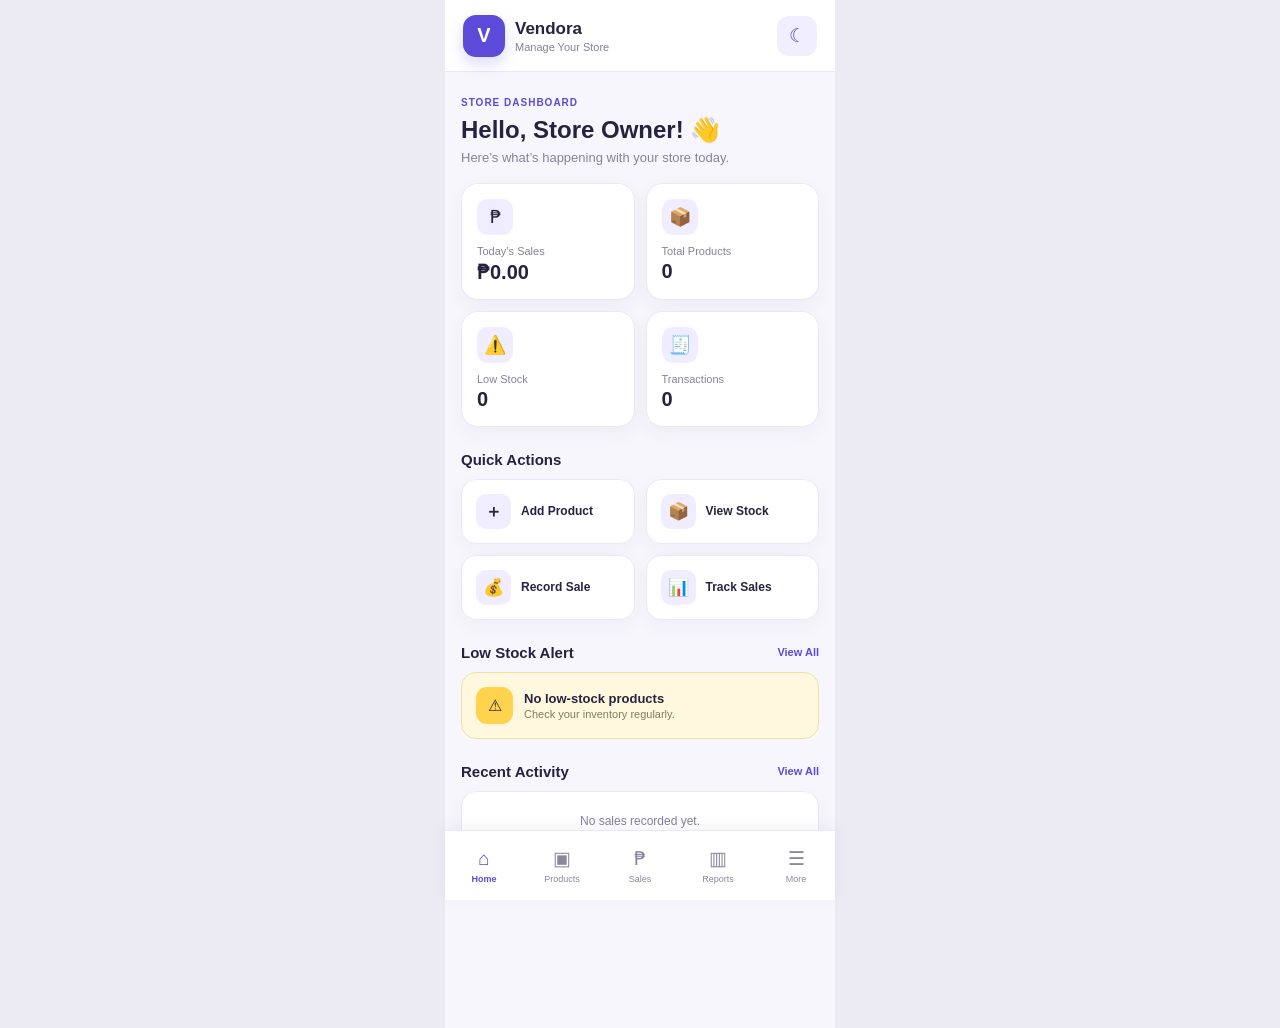
<file: home.html>
<!DOCTYPE html>
<html lang="en">

<head>

<meta charset="UTF-8">

<meta
    name="viewport"
    content="width=device-width, initial-scale=1.0"
>

<meta
    name="theme-color"
    content="#5b4bd8"
>

<title>Vendora - Home</title>

<style>

/* =========================================================
   RESET
========================================================= */

*{
    box-sizing:border-box;
}

html,
body{
    margin:0;
    padding:0;
    min-height:100%;
}

body{
    font-family:
        Inter,
        -apple-system,
        BlinkMacSystemFont,
        "Segoe UI",
        Arial,
        sans-serif;

    background:#eceaf2;
    color:#25233f;

    display:flex;
    justify-content:center;
    align-items:flex-start;

    overflow-x:hidden;

    transition:
        background .2s ease,
        color .2s ease;
}


/* =========================================================
   APP
========================================================= */

.app{

    width:390px;
    max-width:100%;
    min-height:100vh;

    background:#f7f6fc;

    position:relative;

    padding-bottom:82px;

    transition:
        background .2s ease,
        color .2s ease;
}


/* =========================================================
   HEADER
========================================================= */

.header{

    height:72px;

    padding:14px 18px;

    display:flex;
    align-items:center;
    justify-content:space-between;

    background:#ffffff;

    border-bottom:1px solid #ebe8f5;

    transition:
        background .2s ease,
        border-color .2s ease;
}


.brand{

    display:flex;
    align-items:center;

    gap:10px;
}


.logo{

    width:42px;
    height:42px;

    border-radius:13px;

    background:#5b4bd8;

    color:#fff;

    display:grid;
    place-items:center;

    font-weight:800;
    font-size:20px;

    box-shadow:
        0 7px 16px
        rgba(91,75,216,.20);
}


.brand h1{

    font-size:17px;

    margin:0;

    color:#25233f;

    transition:color .2s ease;
}


.brand p{

    font-size:11px;

    color:#85829d;

    margin:2px 0 0;

    transition:color .2s ease;
}


/* =========================================================
   THEME BUTTON
========================================================= */

.theme{

    border:0;

    width:40px;
    height:40px;

    border-radius:12px;

    background:#f0eeff;

    color:#5b4bd8;

    font-size:19px;

    cursor:pointer;

    display:grid;
    place-items:center;

    transition:
        background .2s ease,
        color .2s ease,
        transform .15s ease;
}

.theme:active{

    transform:scale(.94);
}


/* =========================================================
   MAIN
========================================================= */

.main{

    padding:20px 16px 95px;

}


/* =========================================================
   GREETING
========================================================= */

.eyebrow{

    font-size:10px;

    font-weight:800;

    letter-spacing:1px;

    color:#5b4bd8;

    transition:color .2s ease;
}


.greeting h2{

    font-size:24px;

    margin:6px 0 5px;

    line-height:1.2;

    color:#25233f;

    transition:color .2s ease;
}


.greeting p{

    font-size:13px;

    color:#85829d;

    margin:0 0 18px;

    transition:color .2s ease;
}


/* =========================================================
   STATS
========================================================= */

.stats{

    display:grid;

    grid-template-columns:
        1fr 1fr;

    gap:11px;
}


.card{

    background:#fff;

    border:1px solid #ebe8f5;

    border-radius:17px;

    padding:15px;

    min-height:108px;

    box-shadow:
        0 6px 18px
        rgba(67,54,130,.05);

    transition:
        background .2s ease,
        border-color .2s ease,
        box-shadow .2s ease;
}


.card .icon{

    width:36px;
    height:36px;

    border-radius:11px;

    background:#efedff;

    display:grid;
    place-items:center;

    font-size:18px;

    margin-bottom:10px;

    transition:
        background .2s ease;
}


.card small{

    display:block;

    color:#85829d;

    font-size:11px;

    transition:color .2s ease;
}


.card strong{

    display:block;

    font-size:20px;

    margin-top:3px;

    color:#25233f;

    transition:color .2s ease;
}


/* =========================================================
   SECTION HEAD
========================================================= */

.section-head{

    display:flex;

    align-items:center;

    justify-content:space-between;

    margin:24px 0 11px;
}


.section-head h3{

    font-size:15px;

    margin:0;

    color:#25233f;

    transition:color .2s ease;
}


.section-head a{

    font-size:11px;

    color:#5b4bd8;

    text-decoration:none;

    font-weight:700;

    transition:color .2s ease;
}


/* =========================================================
   QUICK ACTIONS
========================================================= */

.actions{

    display:grid;

    grid-template-columns:
        1fr 1fr;

    gap:11px;
}


.action{

    background:#fff;

    border:1px solid #ebe8f5;

    border-radius:15px;

    padding:14px;

    text-decoration:none;

    color:#25233f;

    display:flex;

    align-items:center;

    gap:10px;

    font-size:12px;

    font-weight:700;

    box-shadow:
        0 6px 18px
        rgba(67,54,130,.04);

    transition:
        background .2s ease,
        border-color .2s ease,
        color .2s ease;
}


.action:active{

    transform:scale(.98);
}


.action span{

    width:35px;
    height:35px;

    border-radius:10px;

    background:#efedff;

    display:grid;
    place-items:center;

    font-size:17px;

    flex:none;

    transition:
        background .2s ease;
}


/* =========================================================
   LOW STOCK ALERT
========================================================= */

.alert{

    background:#fff8df;

    border:1px solid #f3dfa0;

    border-radius:15px;

    padding:14px;

    text-decoration:none;

    color:#25233f;

    display:flex;

    align-items:center;

    gap:11px;

    transition:
        background .2s ease,
        border-color .2s ease,
        color .2s ease;
}


.alert-icon{

    width:37px;
    height:37px;

    border-radius:11px;

    background:#ffd34e;

    display:grid;
    place-items:center;

    flex:none;
}


.alert strong{

    display:block;

    font-size:13px;
}


.alert small{

    display:block;

    color:#857b60;

    margin-top:2px;

    font-size:11px;
}


/* =========================================================
   RECENT LIST
========================================================= */

.list{

    background:#fff;

    border:1px solid #ebe8f5;

    border-radius:15px;

    overflow:hidden;

    box-shadow:
        0 6px 18px
        rgba(67,54,130,.04);

    transition:
        background .2s ease,
        border-color .2s ease;
}


.row{

    display:flex;

    align-items:center;

    gap:11px;

    padding:13px;

    border-bottom:1px solid #f0eef5;

    transition:
        background .2s ease,
        border-color .2s ease;
}


.row:last-child{

    border-bottom:0;
}


.row-icon{

    width:38px;
    height:38px;

    border-radius:11px;

    background:#efedff;

    display:grid;
    place-items:center;

    flex:none;

    transition:
        background .2s ease;
}


.row-info{

    min-width:0;

    flex:1;
}


.row-info strong{

    display:block;

    font-size:12px;

    color:#25233f;

    white-space:nowrap;

    overflow:hidden;

    text-overflow:ellipsis;

    transition:color .2s ease;
}


.row-info small{

    display:block;

    color:#85829d;

    font-size:10px;

    margin-top:3px;

    transition:color .2s ease;
}


.row-right{

    text-align:right;
}


.row-right strong{

    display:block;

    font-size:12px;

    color:#25233f;

    transition:color .2s ease;
}


.row-right span{

    font-size:9px;

    color:#22a66f;
}


/* =========================================================
   EMPTY
========================================================= */

.empty{

    padding:22px;

    text-align:center;

    color:#85829d;

    font-size:12px;

    transition:color .2s ease;
}


/* =========================================================
   BOTTOM NAV
========================================================= */

.bottom{

    position:fixed;

    bottom:0;
    left:50%;
    transform:translateX(-50%);

    width:390px;
    max-width:100%;

    height:70px;

    background:#fff;

    border-top:1px solid #ebe8f5;

    display:grid;

    grid-template-columns:
        repeat(5,1fr);

    z-index:1000;

    box-shadow:0 -4px 15px rgba(67,54,130,.06);

    transition:
        background .2s ease,
        border-color .2s ease;
}


.nav{

    display:flex;

    flex-direction:column;

    align-items:center;

    justify-content:center;

    gap:4px;

    text-decoration:none;

    color:#8b879d;

    font-size:9px;

    transition:color .2s ease;
}


.nav span{

    font-size:19px;
}


.nav.active{

    color:#5b4bd8;

    font-weight:700;
}


/* =========================================================
   DARK MODE
========================================================= */

body.dark{

    background:#11101a;

    color:#eeeeF5;
}


body.dark .app{

    background:#18172a;
}


/* HEADER */

body.dark .header{

    background:#211f35;

    border-color:#34314f;
}


body.dark .brand h1{

    color:#f5f3fa;
}


body.dark .brand p{

    color:#aaa7bf;
}


/* THEME BUTTON */

body.dark .theme{

    background:#312d57;

    color:#c7bcff;
}


/* GREETING */

body.dark .greeting h2{

    color:#f5f3fa;
}


body.dark .greeting p{

    color:#aaa7bf;
}


/* CARDS */

body.dark .card{

    background:#222139;

    border-color:#34314f;

    box-shadow:
        0 8px 22px
        rgba(0,0,0,.20);
}


body.dark .card .icon{

    background:#302b50;
}


body.dark .card small{

    color:#aaa7bf;
}


body.dark .card strong{

    color:#f5f3fa;
}


/* SECTION */

body.dark .section-head h3{

    color:#f5f3fa;
}


body.dark .section-head a{

    color:#a99aff;
}


/* ACTIONS */

body.dark .action{

    background:#222139;

    border-color:#34314f;

    color:#f1eff7;
}


body.dark .action span{

    background:#302b50;
}


/* ALERT */

body.dark .alert{

    background:#332d18;

    border-color:#655622;

    color:#f1ead1;
}


body.dark .alert small{

    color:#c9bd91;
}


body.dark .alert-icon{

    background:#d9ae32;

    color:#241f0e;
}


/* RECENT LIST */

body.dark .list{

    background:#222139;

    border-color:#34314f;
}


body.dark .row{

    border-color:#34314f;
}


body.dark .row-icon{

    background:#302b50;
}


body.dark .row-info strong{

    color:#f5f3fa;
}


body.dark .row-info small{

    color:#aaa7bf;
}


body.dark .row-right strong{

    color:#f5f3fa;
}


/* EMPTY */

body.dark .empty{

    color:#aaa7bf;
}


/* BOTTOM NAV */

body.dark .bottom{

    background:#211f35;

    border-color:#34314f;
}


body.dark .nav{

    color:#9691aa;
}


body.dark .nav.active{

    color:#a99aff;
}


/* =========================================================
   MOBILE
========================================================= */

@media(max-width:599px){

    body{

        background:#f7f6fc;
    }

    body.dark{

        background:#18172a;
    }

    .app{

        width:100%;

        max-width:390px;
    }

    .bottom{

        width:100%;
        max-width:390px;
    }
}

</style>

</head>


<body>

<div class="app">


    <!-- HEADER -->

    <header class="header">

        <div class="brand">

            <div class="logo">
                V
            </div>

            <div>

                <h1>
                    Vendora
                </h1>

                <p>
                    Manage Your Store
                </p>

            </div>

        </div>


        <button
            class="theme"
            id="themeButton"
            onclick="toggleDarkMode()"
            aria-label="Toggle dark mode"
        >
            ☾
        </button>

    </header>


    <!-- MAIN -->

    <main class="main">


        <!-- GREETING -->

        <section class="greeting">

            <span class="eyebrow">
                STORE DASHBOARD
            </span>

            <h2 id="ownerGreeting">
                Hello, Store Owner! 👋
            </h2>

            <p>
                Here’s what’s happening with your store today.
            </p>

        </section>


        <!-- STATS -->

        <section class="stats">


            <div class="card">

                <div class="icon">
                    ₱
                </div>

                <small>
                    Today’s Sales
                </small>

                <strong id="todaySales">
                    ₱0.00
                </strong>

            </div>


            <div class="card">

                <div class="icon">
                    📦
                </div>

                <small>
                    Total Products
                </small>

                <strong id="totalProducts">
                    0
                </strong>

            </div>


            <div class="card">

                <div class="icon">
                    ⚠️
                </div>

                <small>
                    Low Stock
                </small>

                <strong id="lowStock">
                    0
                </strong>

            </div>


            <div class="card">

                <div class="icon">
                    🧾
                </div>

                <small>
                    Transactions
                </small>

                <strong id="transactions">
                    0
                </strong>

            </div>


        </section>


        <!-- QUICK ACTIONS -->

        <div class="section-head">

            <h3>
                Quick Actions
            </h3>

        </div>


        <section class="actions">


            <a
                class="action"
                href="add-product.html"
            >

                <span>
                    ＋
                </span>

                Add Product

            </a>


            <a
                class="action"
                href="products.html"
            >

                <span>
                    📦
                </span>

                View Stock

            </a>


            <a
                class="action"
                href="sales.html"
            >

                <span>
                    💰
                </span>

                Record Sale

            </a>


            <a
                class="action"
                href="reports.html"
            >

                <span>
                    📊
                </span>

                Track Sales

            </a>


        </section>


        <!-- LOW STOCK -->

        <div class="section-head">

            <h3>
                Low Stock Alert
            </h3>

            <a href="products.html">
                View All
            </a>

        </div>


        <a
            class="alert"
            href="products.html"
        >

            <div class="alert-icon">
                ⚠
            </div>

            <div>

                <strong id="lowStockMessage">
                    No low-stock products
                </strong>

                <small>
                    Check your inventory regularly.
                </small>

            </div>

        </a>


        <!-- RECENT ACTIVITY -->

        <div class="section-head">

            <h3>
                Recent Activity
            </h3>

            <a href="sales-history.html">
                View All
            </a>

        </div>


        <section
            class="list"
            id="recentList"
        >

            <div class="empty">
                No sales recorded yet.
            </div>

        </section>


    </main>


    <!-- BOTTOM NAV -->

    <nav class="bottom">

        <a
            class="nav active"
            href="home.html"
        >

            <span>
                ⌂
            </span>

            Home

        </a>


        <a
            class="nav"
            href="products.html"
        >

            <span>
                ▣
            </span>

            Products

        </a>


        <a
            class="nav"
            href="sales.html"
        >

            <span>
                ₱
            </span>

            Sales

        </a>


        <a
            class="nav"
            href="reports.html"
        >

            <span>
                ▥
            </span>

            Reports

        </a>


        <a
            class="nav"
            href="settings.html"
        >

            <span>
                ☰
            </span>

            More

        </a>

    </nav>


</div>


<script>

/* =========================================================
   STORAGE
========================================================= */

const PRODUCTS_KEY =
    "vendora_products_v1";

const SALES_KEY =
    "vendora_sales_v1";

const THEME_KEY =
    "vendora_theme_v1";

const ACCOUNT_KEY =
    "vendora_account_v1";


/* =========================================================
   READ STORAGE
========================================================= */

function read(key){

    try{

        return JSON.parse(
            localStorage.getItem(key) || "[]"
        );

    }catch(error){

        return [];

    }

}


/* =========================================================
   CURRENCY
========================================================= */

function peso(number){

    return "₱" +
        Number(number || 0)
        .toLocaleString(
            "en-PH",
            {
                minimumFractionDigits:2,
                maximumFractionDigits:2
            }
        );

}


/* =========================================================
   ESCAPE HTML
========================================================= */

function safe(value){

    return String(value ?? "")
        .replace(
            /[&<>"']/g,
            function(match){

                return {
                    "&":"&amp;",
                    "<":"&lt;",
                    ">":"&gt;",
                    '"':"&quot;",
                    "'":"&#039;"
                }[match];

            }
        );

}


/* =========================================================
   GET LOCAL DATE
========================================================= */

function getLocalDate(){

    const date =
        new Date();

    const year =
        date.getFullYear();

    const month =
        String(
            date.getMonth() + 1
        ).padStart(2,"0");

    const day =
        String(
            date.getDate()
        ).padStart(2,"0");

    return `${year}-${month}-${day}`;

}


/* =========================================================
   LOAD OWNER PROFILE
========================================================= */

function loadOwnerName(){

    const greeting =
        document.getElementById("ownerGreeting");

    if(!greeting){
        return;
    }

    let account = null;

    try{

        account = JSON.parse(
            localStorage.getItem(ACCOUNT_KEY) || "null"
        );

    }catch(error){

        account = null;

    }

    const ownerName =
        account &&
        typeof account.fullName === "string"
            ? account.fullName.trim()
            : "";

    if(ownerName){

        greeting.textContent =
            `Hello, ${ownerName}! 👋`;

    }else{

        greeting.textContent =
            "Hello, Store Owner! 👋";

    }

}


/* =========================================================
   LOAD DASHBOARD
========================================================= */

function load(){

    const products =
        read(PRODUCTS_KEY);


    const sales =
        read(SALES_KEY);


    const today =
        getLocalDate();


    /* =====================================================
       TODAY SALES
    ===================================================== */

    const todaySales =
        sales
        .filter(
            sale => {

                const value =
                    sale.date ||
                    sale.createdAt ||
                    sale.timestamp ||
                    "";

                return String(value)
                    .slice(0,10)
                    === today;

            }
        )
        .reduce(
            (total,sale) => {

                return total +
                    Number(
                        sale.total ||
                        sale.amount ||
                        0
                    );

            },
            0
        );


    /* =====================================================
       LOW STOCK
    ===================================================== */

    const lowStock =
        products.filter(
            product => {

                const stock =
                    Number(
                        product.stock ??
                        product.quantity ??
                        product.qty ??
                        0
                    );


                const minimum =
                    Number(
                        product.minStock ??
                        product.minimumStock ??
                        5
                    );


                return stock <= minimum;

            }
        );


    /* =====================================================
       UPDATE COUNTERS
    ===================================================== */

    document.getElementById(
        "todaySales"
    ).textContent =
        peso(todaySales);


    document.getElementById(
        "totalProducts"
    ).textContent =
        products.length;


    document.getElementById(
        "lowStock"
    ).textContent =
        lowStock.length;


    document.getElementById(
        "transactions"
    ).textContent =
        sales.length;


    /* =====================================================
       LOW STOCK MESSAGE
    ===================================================== */

    document.getElementById(
        "lowStockMessage"
    ).textContent =
        lowStock.length
        ? lowStock.length +
          " product" +
          (
              lowStock.length > 1
                  ? "s"
                  : ""
          ) +
          " need attention"
        : "No low-stock products";


    /* =====================================================
       RECENT SALES
    ===================================================== */

    const list =
        document.getElementById(
            "recentList"
        );


    const recent =
        sales
        .slice()
        .sort(
            (a,b) => {

                const dateA =
                    new Date(
                        a.createdAt ||
                        a.date ||
                        0
                    ).getTime();


                const dateB =
                    new Date(
                        b.createdAt ||
                        b.date ||
                        0
                    ).getTime();


                return dateB - dateA;

            }
        )
        .slice(0,5);


    if(!recent.length){

        list.innerHTML =
            `
            <div class="empty">
                No sales recorded yet.
            </div>
            `;

        return;

    }


    list.innerHTML =
        recent
        .map(
            sale => {

                const name =
                    safe(
                        sale.productName ||
                        sale.product ||
                        "Product Sale"
                    );


                const quantity =
                    Number(
                        sale.qty ||
                        sale.quantity ||
                        0
                    );


                const total =
                    Number(
                        sale.total ||
                        sale.amount ||
                        0
                    );


                return `

                    <div class="row">

                        <div class="row-icon">
                            ₱
                        </div>

                        <div class="row-info">

                            <strong>
                                ${name}
                            </strong>

                            <small>
                                Sold ${quantity} item(s)
                            </small>

                        </div>

                        <div class="row-right">

                            <strong>
                                ${peso(total)}
                            </strong>

                            <span>
                                Sold
                            </span>

                        </div>

                    </div>

                `;

            }
        )
        .join("");

}


/* =========================================================
   APPLY THEME
========================================================= */

function applyTheme(){

    const theme =
        localStorage.getItem(
            THEME_KEY
        ) || "light";


    const dark =
        theme === "dark";


    document.body.classList.toggle(
        "dark",
        dark
    );


    const button =
        document.getElementById(
            "themeButton"
        );


    if(button){

        button.textContent =
            dark ? "☀" : "☾";

    }


    /* Update browser theme color */

    const meta =
        document.querySelector(
            'meta[name="theme-color"]'
        );


    if(meta){

        meta.setAttribute(
            "content",
            dark
                ? "#18172a"
                : "#5b4bd8"
        );

    }

}


/* =========================================================
   TOGGLE DARK MODE
========================================================= */

function toggleDarkMode(){

    const isDark =
        document.body.classList.contains(
            "dark"
        );


    localStorage.setItem(
        THEME_KEY,
        isDark
            ? "light"
            : "dark"
    );


    applyTheme();

}


/* =========================================================
   INITIALIZE
========================================================= */

applyTheme();

loadOwnerName();

load();


/* =========================================================
   REFRESH WHEN RETURNING TO PAGE
========================================================= */

document.addEventListener(
    "visibilitychange",
    function(){

        if(!document.hidden){

            applyTheme();

            loadOwnerName();

            load();

        }

    }
);


/* =========================================================
   REFRESH IF LOCAL STORAGE CHANGES
========================================================= */

window.addEventListener(
    "storage",
    function(){

        applyTheme();

        loadOwnerName();

        load();

    }
);

</script>

</body>
</html>
</file>
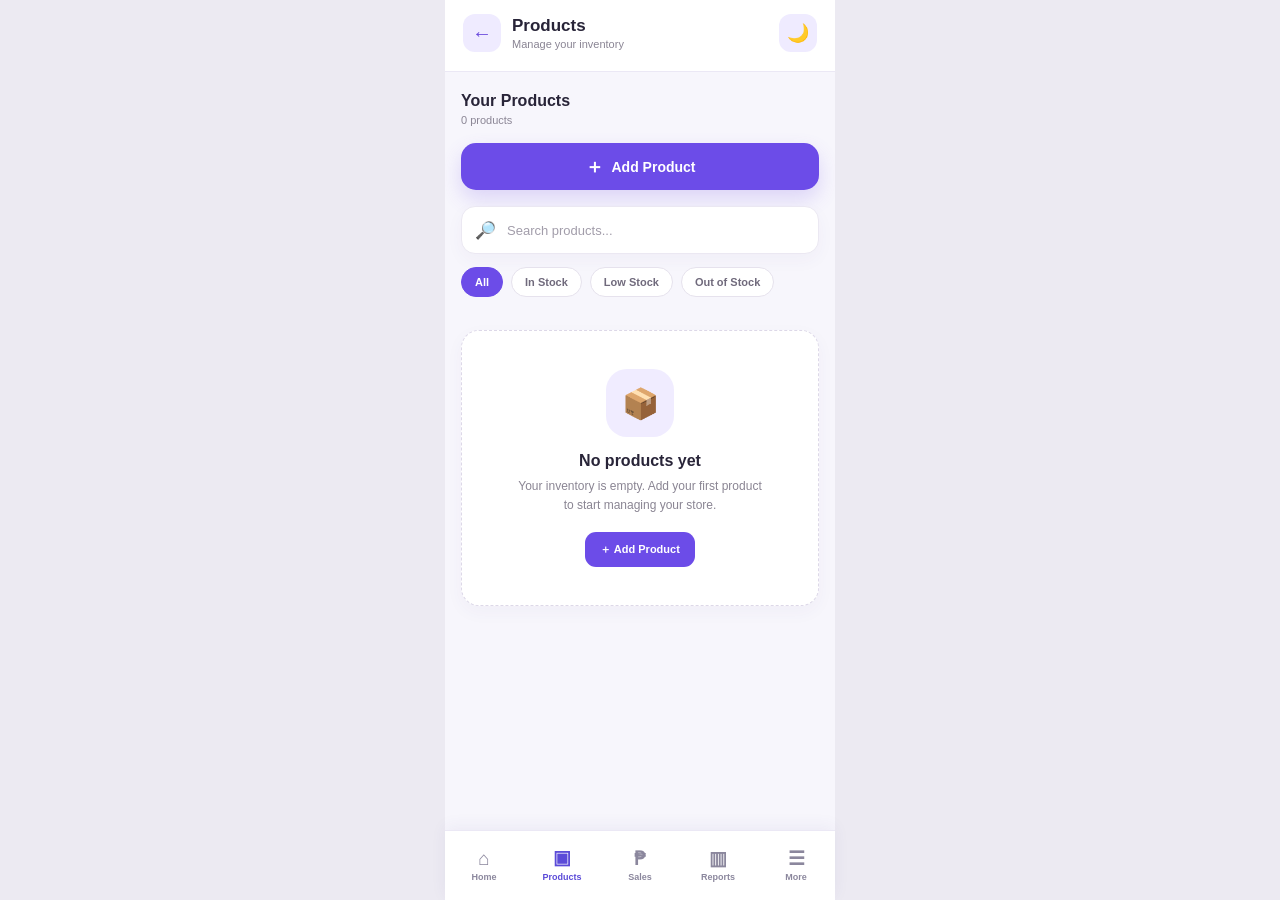
<file: products.html>
<!DOCTYPE html>
<html lang="en">
<head>
<meta charset="UTF-8">
<meta name="viewport" content="width=device-width, initial-scale=1.0">

<title>Vendora - Products</title>

<style>
/* =========================================================
   RESET
========================================================= */
* {
    box-sizing: border-box;
}

html,
body {
    margin: 0;
    padding: 0;
    min-height: 100%;
}

body {
    font-family:
        Inter,
        -apple-system,
        BlinkMacSystemFont,
        "Segoe UI",
        Roboto,
        Arial,
        sans-serif;

    background: #eceaf2;
    color: #282438;

    display: flex;
    justify-content: center;
    align-items: flex-start;

    overflow-x: hidden;

    transition:
        background .25s ease,
        color .25s ease;
}

/* =========================================================
   APP SIZE
   No phone frame
========================================================= */

.app {
    width: 390px;
    max-width: 100%;
    min-height: 100vh;

    background: #f8f7fc;

    position: relative;

    overflow-x: hidden;

    padding-bottom: 92px;

    transition:
        background .25s ease;
}

@media (max-width: 599px) {

    body {
        background: #f8f7fc;
    }

    .app {
        width: 100%;
        max-width: 390px;
    }
}

/* =========================================================
   DARK MODE
========================================================= */

body.dark {
    background: #111019;
    color: #f4f2fb;
}

body.dark .app {
    background: #15131e;
}

body.dark .header {
    background: #15131e;
    border-color: #292536;
}

body.dark .search-box,
body.dark .product-card,
body.dark .empty-state,
body.dark .filter-chip {
    background: #201d2b;
    border-color: #302b3d;
}

body.dark .search-box input {
    color: #fff;
}

body.dark .search-box input::placeholder {
    color: #918b9f;
}

body.dark .product-name,
body.dark .section-title {
    color: #f7f5fb;
}

body.dark .product-meta,
body.dark .empty-state p,
body.dark .search-result-text {
    color: #aaa4b5;
}

body.dark .bottom-nav {
    background: rgba(25, 22, 34, .97);
    border-color: #302b3d;
}

body.dark .nav-item {
    color: #9690a2;
}

body.dark .nav-item.active {
    color: #9b7aff;
}

/* =========================================================
   HEADER
========================================================= */

.header {
    position: sticky;
    top: 0;
    z-index: 50;

    background: #f8f7fc;

    border-bottom: 1px solid #ebe8f2;

    padding:
        18px
        18px
        15px;

    transition:
        background .25s ease,
        border-color .25s ease;
}

.header-row {
    display: flex;
    align-items: center;
    justify-content: space-between;
    gap: 12px;
}

.brand-area {
    display: flex;
    align-items: center;
    gap: 11px;
}

.back-button {
    width: 38px;
    height: 38px;

    border: 0;
    border-radius: 12px;

    background: #efebff;
    color: #6747dc;

    display: grid;
    place-items: center;

    font-size: 20px;
    font-weight: 700;

    cursor: pointer;

    text-decoration: none;

    transition: .2s ease;
}

.back-button:hover {
    background: #e4ddff;
}

body.dark .back-button {
    background: #28223a;
    color: #a58bff;
}

.page-title {
    margin: 0;

    font-size: 21px;
    font-weight: 800;

    letter-spacing: -.4px;
}

.page-subtitle {
    margin: 2px 0 0;

    font-size: 11px;
    color: #8a8594;
}

.theme-button {
    width: 38px;
    height: 38px;

    border: 0;
    border-radius: 12px;

    background: #efebff;

    color: #6545d8;

    display: grid;
    place-items: center;

    font-size: 18px;

    cursor: pointer;
}

body.dark .theme-button {
    background: #28223a;
    color: #f1cf62;
}

/* =========================================================
   MAIN
========================================================= */

.main {
    padding: 18px;
}

/* =========================================================
   TOP ACTION
========================================================= */

.top-action {
    display: flex;
    justify-content: space-between;
    align-items: center;

    margin-bottom: 15px;
}

.section-title {
    margin: 0;

    font-size: 16px;
    font-weight: 800;
}

.product-count {
    font-size: 11px;
    color: #8b8695;
}

/* =========================================================
   ADD PRODUCT BUTTON
========================================================= */

.add-button {
    width: 100%;

    display: flex;
    align-items: center;
    justify-content: center;

    gap: 8px;

    padding: 14px 16px;

    border: 0;
    border-radius: 15px;

    background: #6c4ce8;
    color: #fff;

    font-size: 14px;
    font-weight: 750;

    cursor: pointer;

    text-decoration: none;

    box-shadow:
        0 9px 20px rgba(108, 76, 232, .20);

    transition:
        transform .15s ease,
        background .15s ease;
}

.add-button:hover {
    background: #5d3fd0;
}

.add-button:active {
    transform: scale(.985);
}

.add-icon {
    font-size: 19px;
    line-height: 1;
}

/* =========================================================
   SEARCH
========================================================= */

.search-box {
    margin-top: 16px;

    display: flex;
    align-items: center;

    gap: 9px;

    background: #fff;

    border: 1px solid #ebe8f2;

    border-radius: 14px;

    padding: 0 13px;

    height: 48px;

    transition:
        background .25s ease,
        border-color .25s ease;
}

.search-icon {
    font-size: 17px;
    color: #8b8499;
}

.search-box input {
    flex: 1;

    width: 100%;

    border: 0;
    outline: none;

    background: transparent;

    font-size: 13px;

    color: #282438;
}

.search-box input::placeholder {
    color: #a29daa;
}

/* =========================================================
   FILTERS
========================================================= */

.filters {
    display: flex;

    gap: 8px;

    overflow-x: auto;

    padding: 13px 0 4px;

    scrollbar-width: none;
}

.filters::-webkit-scrollbar {
    display: none;
}

.filter-chip {
    flex: 0 0 auto;

    border: 1px solid #e6e2ed;

    background: #fff;

    color: #706a7c;

    border-radius: 20px;

    padding: 8px 13px;

    font-size: 11px;
    font-weight: 650;

    cursor: pointer;

    transition: .2s ease;
}

.filter-chip.active {
    background: #6c4ce8;
    border-color: #6c4ce8;
    color: #fff;
}

.filter-chip.low.active {
    background: #d98c2b;
    border-color: #d98c2b;
}

/* =========================================================
   PRODUCT LIST
========================================================= */

.product-list {
    display: grid;

    gap: 11px;

    margin-top: 14px;
}

/* =========================================================
   PRODUCT CARD
========================================================= */

.product-card {
    background: #fff;

    border: 1px solid #ebe8f2;

    border-radius: 17px;

    padding: 14px;

    display: flex;
    align-items: center;

    gap: 12px;

    transition:
        background .25s ease,
        border-color .25s ease,
        transform .15s ease;
}

.product-card:hover {
    transform: translateY(-1px);
}

.product-icon {
    width: 48px;
    height: 48px;

    flex: 0 0 48px;

    border-radius: 14px;

    background: #f0ecff;

    display: grid;
    place-items: center;

    font-size: 22px;
}

body.dark .product-icon {
    background: #29233a;
}

.product-info {
    flex: 1;
    min-width: 0;
}

.product-name {
    margin: 0 0 4px;

    font-size: 14px;
    font-weight: 800;

    color: #2b2737;

    white-space: nowrap;
    overflow: hidden;
    text-overflow: ellipsis;
}

.product-meta {
    margin: 0;

    color: #888292;

    font-size: 11px;

    line-height: 1.45;
}

.product-price {
    margin-top: 4px;

    color: #6244d3;

    font-size: 13px;
    font-weight: 800;
}

.stock-area {
    flex: 0 0 auto;

    text-align: right;
}

.stock-number {
    font-size: 14px;
    font-weight: 800;
}

.stock-label {
    font-size: 9px;
    color: #908b99;

    margin-top: 2px;
}

.stock-good {
    color: #3b9b68;
}

.stock-low {
    color: #d98928;
}

.stock-out {
    color: #d94b55;
}

/* =========================================================
   CARD FOOTER
========================================================= */

.card-actions {
    display: flex;

    gap: 6px;

    margin-top: 10px;

    grid-column: 1 / -1;
}

.action-button {
    border: 0;

    border-radius: 10px;

    padding: 8px 10px;

    font-size: 10px;
    font-weight: 700;

    cursor: pointer;
}

.edit-button {
    background: #eeeaff;
    color: #6344d5;
}

.delete-button {
    background: #fff0f1;
    color: #d34b57;
}

body.dark .edit-button {
    background: #2a2440;
    color: #a995ff;
}

body.dark .delete-button {
    background: #39242a;
    color: #ff8d97;
}

/* =========================================================
   EMPTY STATE
========================================================= */

.empty-state {
    background: #fff;

    border: 1px dashed #ddd8e8;

    border-radius: 18px;

    padding: 38px 20px;

    text-align: center;

    margin-top: 15px;
}

.empty-icon {
    width: 68px;
    height: 68px;

    margin: 0 auto 15px;

    border-radius: 21px;

    background: #f0ecff;

    display: grid;
    place-items: center;

    font-size: 30px;
}

body.dark .empty-icon {
    background: #29233a;
}

.empty-state h3 {
    margin: 0 0 7px;

    font-size: 16px;
}

.empty-state p {
    margin: 0 auto 18px;

    max-width: 250px;

    color: #8a8593;

    font-size: 12px;

    line-height: 1.55;
}

.empty-add {
    display: inline-flex;

    align-items: center;

    gap: 6px;

    padding: 10px 15px;

    border-radius: 11px;

    background: #6c4ce8;
    color: #fff;

    text-decoration: none;

    font-size: 11px;
    font-weight: 750;
}

/* =========================================================
   NO SEARCH RESULT
========================================================= */

.no-result {
    display: none;

    text-align: center;

    padding: 35px 15px;

    color: #8d8796;

    font-size: 12px;
}

/* =========================================================
   BOTTOM NAVIGATION
========================================================= */

.bottom-nav {
    position: fixed;

    bottom: 0;

    width: 390px;
    max-width: 100%;

    height: 70px;

    background: rgba(255, 255, 255, .96);

    backdrop-filter: blur(12px);

    border-top: 1px solid #e8e4ef;

    display: flex;
    align-items: center;
    justify-content: space-around;

    z-index: 100;

    transition:
        background .25s ease,
        border-color .25s ease;
}

@media (max-width: 599px) {
    .bottom-nav {
        width: 100%;
        max-width: 390px;
    }
}

.nav-item {
    width: 20%;

    height: 100%;

    display: flex;

    flex-direction: column;

    align-items: center;
    justify-content: center;

    gap: 4px;

    text-decoration: none;

    color: #96909f;

    font-size: 9px;

    font-weight: 650;

    transition: .2s ease;
}

.nav-icon {
    font-size: 19px;
    line-height: 1;
}

.nav-item.active {
    color: #6c4ce8;
}

.nav-item.active .nav-icon {
    transform: translateY(-1px);
}

/* =========================================================
   MODAL
========================================================= */

.modal-overlay {
    position: fixed;

    inset: 0;

    background: rgba(25, 21, 35, .48);

    display: none;

    align-items: center;
    justify-content: center;

    z-index: 200;

    padding: 20px;
}

.modal-overlay.show {
    display: flex;
}

.modal {
    width: 350px;
    max-width: 100%;

    background: #fff;

    border-radius: 20px;

    padding: 21px;

    box-shadow: 0 20px 50px rgba(0,0,0,.20);
}

body.dark .modal {
    background: #211e2b;
}

.modal h3 {
    margin: 0 0 8px;

    font-size: 17px;
}

.modal p {
    margin: 0 0 18px;

    color: #898391;

    font-size: 12px;

    line-height: 1.5;
}

.modal-actions {
    display: flex;
    gap: 8px;
}

.modal-button {
    flex: 1;

    border: 0;

    padding: 11px;

    border-radius: 11px;

    font-size: 12px;
    font-weight: 700;

    cursor: pointer;
}

.cancel-button {
    background: #eeeaf4;
    color: #655f70;
}

.confirm-delete {
    background: #d94b55;
    color: #fff;
}

/* =========================================================
   SMALL SCREEN
========================================================= */

@media (max-width: 360px) {

    .main {
        padding: 15px;
    }

    .header {
        padding-left: 15px;
        padding-right: 15px;
    }

    .product-card {
        padding: 12px;
    }

    .product-icon {
        width: 43px;
        height: 43px;
        flex-basis: 43px;
    }
}

/* =========================================================
   HOME.HTML MATCHING LAYOUT — PRODUCTS
========================================================= */

body{
    background:#eceaf2;
}

.app{
    width:390px;
    max-width:100%;
    min-height:100vh;
    background:#f7f6fc;
    position:relative;
    padding-bottom:82px;
}

.header{
    height:72px;
    padding:14px 18px;
    background:#ffffff;
    border-bottom:1px solid #ebe8f5;
}

.main{
    padding:20px 16px 95px;
}

.page-title{
    font-size:17px;
    letter-spacing:0;
}

.page-subtitle{
    font-size:11px;
}

/* Home-style content cards */
.search-box,
.product-card,
.empty-state{
    box-shadow:0 6px 18px rgba(67,54,130,.04);
}

.product-card{
    border-radius:17px;
}

.add-button{
    border-radius:15px;
}

/* Exact Home-style 5-item bottom navigation */
.bottom-nav{
    position:fixed;
    bottom:0;
    left:50%;
    transform:translateX(-50%);
    width:390px;
    max-width:100%;
    height:70px;
    background:#fff;
    border-top:1px solid #ebe8f5;
    display:grid;
    grid-template-columns:repeat(5,1fr);
    z-index:1000;
    box-shadow:0 -4px 15px rgba(67,54,130,.06);
}

.nav-item{
    width:auto;
    height:100%;
    display:flex;
    flex-direction:column;
    align-items:center;
    justify-content:center;
    gap:4px;
    text-decoration:none;
    color:#8b879d;
    font-size:9px;
    font-weight:650;
    transition:color .2s ease;
}

.nav-icon{
    font-size:19px;
    line-height:1;
}

.nav-item.active{
    color:#5b4bd8;
    font-weight:700;
}

.nav-item.active .nav-icon{
    transform:translateY(-1px);
}

/* Home dark mode */
body.dark{
    background:#11101a;
}

body.dark .app{
    background:#18172a;
}

body.dark .header{
    background:#211f35;
    border-color:#34314f;
}

body.dark .bottom-nav{
    background:#211f35;
    border-color:#34314f;
}

body.dark .nav-item{
    color:#9691aa;
}

body.dark .nav-item.active{
    color:#a99aff;
}

@media(max-width:599px){
    body{
        background:#f7f6fc;
    }

    body.dark{
        background:#18172a;
    }

    .app{
        width:100%;
        max-width:390px;
    }

    .bottom-nav{
        width:100%;
        max-width:390px;
    }
}

</style>
</head>

<body>

<div class="app">

    <!-- =====================================================
         HEADER
    ====================================================== -->
    <header class="header">

        <div class="header-row">

            <div class="brand-area">

                <a
                    href="home.html"
                    class="back-button"
                    aria-label="Back to home"
                >
                    ←
                </a>

                <div>
                    <h1 class="page-title">Products</h1>
                    <p class="page-subtitle">
                        Manage your inventory
                    </p>
                </div>

            </div>

            <button
                class="theme-button"
                id="themeButton"
                type="button"
                aria-label="Toggle dark mode"
            >
                🌙
            </button>

        </div>

    </header>


    <!-- =====================================================
         MAIN
    ====================================================== -->
    <main class="main">

        <div class="top-action">

            <div>
                <h2 class="section-title">
                    Your Products
                </h2>

                <span
                    class="product-count"
                    id="productCount"
                >
                    0 products
                </span>
            </div>

        </div>


        <!-- ADD PRODUCT -->
        <a
            href="add-product.html"
            class="add-button"
        >
            <span class="add-icon">＋</span>
            Add Product
        </a>


        <!-- SEARCH -->
        <div class="search-box">

            <span class="search-icon">
                🔎
            </span>

            <input
                type="search"
                id="searchInput"
                placeholder="Search products..."
                autocomplete="off"
            >

        </div>


        <!-- FILTERS -->
        <div class="filters">

            <button
                class="filter-chip active"
                data-filter="all"
                type="button"
            >
                All
            </button>

            <button
                class="filter-chip"
                data-filter="in-stock"
                type="button"
            >
                In Stock
            </button>

            <button
                class="filter-chip low"
                data-filter="low"
                type="button"
            >
                Low Stock
            </button>

            <button
                class="filter-chip"
                data-filter="out"
                type="button"
            >
                Out of Stock
            </button>

        </div>


        <!-- PRODUCT LIST -->
        <section
            class="product-list"
            id="productList"
        ></section>


        <!-- EMPTY STATE -->
        <section
            class="empty-state"
            id="emptyState"
        >

            <div class="empty-icon">
                📦
            </div>

            <h3>No products yet</h3>

            <p>
                Your inventory is empty. Add your first
                product to start managing your store.
            </p>

            <a
                href="add-product.html"
                class="empty-add"
            >
                ＋ Add Product
            </a>

        </section>


        <!-- SEARCH RESULT MESSAGE -->
        <div
            class="no-result"
            id="noResult"
        >
            No products found.
        </div>

    </main>


    <!-- =====================================================
         BOTTOM NAV
    ====================================================== -->
    <nav class="bottom-nav">

        <a
            href="home.html"
            class="nav-item"
        >
            <span class="nav-icon">⌂</span>
            <span>Home</span>
        </a>

        <a
            href="products.html"
            class="nav-item active"
        >
            <span class="nav-icon">▣</span>
            <span>Products</span>
        </a>

        <a
            href="sales.html"
            class="nav-item"
        >
            <span class="nav-icon">₱</span>
            <span>Sales</span>
        </a>

        <a
            href="reports.html"
            class="nav-item"
        >
            <span class="nav-icon">▥</span>
            <span>Reports</span>
        </a>

        <a
            href="settings.html"
            class="nav-item"
        >
            <span class="nav-icon">☰</span>
            <span>More</span>
        </a>

    </nav>

</div>


<!-- =========================================================
     DELETE MODAL
========================================================= -->

<div
    class="modal-overlay"
    id="deleteModal"
>

    <div class="modal">

        <h3>Delete Product?</h3>

        <p>
            Are you sure you want to remove this product
            from your inventory? This action cannot be undone.
        </p>

        <div class="modal-actions">

            <button
                class="modal-button cancel-button"
                id="cancelDelete"
                type="button"
            >
                Cancel
            </button>

            <button
                class="modal-button confirm-delete"
                id="confirmDelete"
                type="button"
            >
                Delete
            </button>

        </div>

    </div>

</div>


<script>
/* =========================================================
   VENDORA PRODUCTS
   ========================================================= */

const PRODUCTS_KEY = "vendora_products_v1";
const THEME_KEY = "vendora_theme_v1";


/* =========================================================
   ELEMENTS
========================================================= */

const productList =
    document.getElementById("productList");

const emptyState =
    document.getElementById("emptyState");

const noResult =
    document.getElementById("noResult");

const productCount =
    document.getElementById("productCount");

const searchInput =
    document.getElementById("searchInput");

const themeButton =
    document.getElementById("themeButton");

const deleteModal =
    document.getElementById("deleteModal");

const cancelDelete =
    document.getElementById("cancelDelete");

const confirmDelete =
    document.getElementById("confirmDelete");


let currentFilter = "all";
let deleteId = null;


/* =========================================================
   GET PRODUCTS
========================================================= */

function getProducts() {

    try {

        const saved =
            localStorage.getItem(PRODUCTS_KEY);

        if (!saved) {
            return [];
        }

        const products = JSON.parse(saved);

        return Array.isArray(products)
            ? products
            : [];

    } catch (error) {

        console.error(
            "Unable to read products:",
            error
        );

        return [];
    }
}


/* =========================================================
   SAVE PRODUCTS
========================================================= */

function saveProducts(products) {

    localStorage.setItem(
        PRODUCTS_KEY,
        JSON.stringify(products)
    );
}


/* =========================================================
   PRODUCT ID
========================================================= */

function getProductId(product, index) {

    return String(
        product.id ??
        product.productId ??
        product._id ??
        index
    );
}


/* =========================================================
   PRODUCT NAME
========================================================= */

function getProductName(product) {

    return (
        product.name ??
        product.productName ??
        product.title ??
        "Unnamed Product"
    );
}


/* =========================================================
   PRODUCT PRICE
========================================================= */

function getProductPrice(product) {

    const value =
        product.price ??
        product.sellingPrice ??
        product.unitPrice ??
        0;

    const number =
        Number(value);

    return Number.isFinite(number)
        ? number
        : 0;
}


/* =========================================================
   PRODUCT STOCK
========================================================= */

function getProductStock(product) {

    const value =
        product.stock ??
        product.quantity ??
        product.qty ??
        product.inventory ??
        0;

    const number =
        Number(value);

    return Number.isFinite(number)
        ? number
        : 0;
}


/* =========================================================
   MINIMUM STOCK
========================================================= */

function getMinimumStock(product) {

    const value =
        product.minStock ??
        product.minimumStock ??
        product.lowStock ??
        5;

    const number =
        Number(value);

    return Number.isFinite(number)
        ? number
        : 5;
}


/* =========================================================
   CATEGORY
========================================================= */

function getCategory(product) {

    return (
        product.category ??
        product.type ??
        "General"
    );
}


/* =========================================================
   ICON
========================================================= */

function getProductIcon(product) {

    return (
        product.icon ??
        product.emoji ??
        "📦"
    );
}


/* =========================================================
   STOCK STATUS
========================================================= */

function getStockStatus(product) {

    const stock =
        getProductStock(product);

    const minimum =
        getMinimumStock(product);

    if (stock <= 0) {
        return "out";
    }

    if (stock <= minimum) {
        return "low";
    }

    return "in-stock";
}


/* =========================================================
   FORMAT PRICE
========================================================= */

function formatPrice(value) {

    return new Intl.NumberFormat(
        "en-PH",
        {
            style: "currency",
            currency: "PHP",
            minimumFractionDigits: 2
        }
    ).format(value);
}


/* =========================================================
   ESCAPE HTML
========================================================= */

function escapeHTML(value) {

    return String(value)
        .replaceAll("&", "&amp;")
        .replaceAll("<", "&lt;")
        .replaceAll(">", "&gt;")
        .replaceAll('"', "&quot;")
        .replaceAll("'", "&#039;");
}


/* =========================================================
   FILTER PRODUCTS
========================================================= */

function filterProducts(products) {

    const search =
        searchInput.value
            .trim()
            .toLowerCase();

    return products.filter(
        product => {

            const name =
                getProductName(product)
                    .toLowerCase();

            const category =
                getCategory(product)
                    .toLowerCase();

            const matchesSearch =
                !search ||
                name.includes(search) ||
                category.includes(search);

            const status =
                getStockStatus(product);

            const matchesFilter =
                currentFilter === "all" ||
                status === currentFilter;

            return (
                matchesSearch &&
                matchesFilter
            );
        }
    );
}


/* =========================================================
   RENDER PRODUCTS
========================================================= */

function renderProducts() {

    const products =
        getProducts();

    const filtered =
        filterProducts(products);

    productCount.textContent =
        `${products.length} ${
            products.length === 1
                ? "product"
                : "products"
        }`;

    productList.innerHTML = "";

    /* EMPTY INVENTORY */
    if (products.length === 0) {

        emptyState.style.display = "block";
        noResult.style.display = "none";

        return;
    }

    emptyState.style.display = "none";


    /* NO SEARCH RESULT */
    if (filtered.length === 0) {

        noResult.style.display = "block";

        return;
    }

    noResult.style.display = "none";


    filtered.forEach(
        (product, filteredIndex) => {

            const originalIndex =
                products.indexOf(product);

            const id =
                getProductId(
                    product,
                    originalIndex
                );

            const name =
                getProductName(product);

            const price =
                getProductPrice(product);

            const stock =
                getProductStock(product);

            const minimum =
                getMinimumStock(product);

            const category =
                getCategory(product);

            const icon =
                getProductIcon(product);

            const status =
                getStockStatus(product);

            let statusClass =
                "stock-good";

            let statusText =
                "In Stock";

            if (status === "low") {

                statusClass =
                    "stock-low";

                statusText =
                    "Low Stock";

            } else if (status === "out") {

                statusClass =
                    "stock-out";

                statusText =
                    "Out of Stock";
            }


            const card =
                document.createElement("article");

            card.className =
                "product-card";


            card.innerHTML = `
                <div class="product-icon">
                    ${escapeHTML(icon)}
                </div>

                <div class="product-info">

                    <h3 class="product-name">
                        ${escapeHTML(name)}
                    </h3>

                    <p class="product-meta">
                        ${escapeHTML(category)}
                        • Stock minimum: ${minimum}
                    </p>

                    <div class="product-price">
                        ${formatPrice(price)}
                    </div>

                    <div class="card-actions">

                        <button
                            class="action-button edit-button"
                            type="button"
                            data-edit="${escapeHTML(id)}"
                        >
                            ✏ Edit
                        </button>

                        <button
                            class="action-button delete-button"
                            type="button"
                            data-delete="${escapeHTML(id)}"
                        >
                            🗑 Delete
                        </button>

                    </div>

                </div>

                <div class="stock-area">

                    <div class="stock-number ${statusClass}">
                        ${stock}
                    </div>

                    <div class="stock-label">
                        ${statusText}
                    </div>

                </div>
            `;

            productList.appendChild(card);
        }
    );
}


/* =========================================================
   EDIT PRODUCT
========================================================= */

function editProduct(id) {

    const products =
        getProducts();

    const index =
        products.findIndex(
            (product, i) =>
                getProductId(product, i) === String(id)
        );

    if (index === -1) {
        return;
    }

    /*
       Save the index temporarily so edit-product.html
       can retrieve the selected product.
    */

    localStorage.setItem(
        "vendora_edit_product_id",
        String(id)
    );

    window.location.href =
        "edit-product.html";
}


/* =========================================================
   OPEN DELETE MODAL
========================================================= */

function openDeleteModal(id) {

    deleteId =
        String(id);

    deleteModal.classList.add("show");
}


/* =========================================================
   CLOSE DELETE MODAL
========================================================= */

function closeDeleteModal() {

    deleteId = null;

    deleteModal.classList.remove("show");
}


/* =========================================================
   DELETE PRODUCT
========================================================= */

function deleteProduct() {

    if (deleteId === null) {
        return;
    }

    const products =
        getProducts();

    const updated =
        products.filter(
            (product, index) =>
                getProductId(
                    product,
                    index
                ) !== deleteId
        );

    saveProducts(updated);

    closeDeleteModal();

    renderProducts();
}


/* =========================================================
   PRODUCT BUTTON EVENTS
========================================================= */

productList.addEventListener(
    "click",
    function(event) {

        const editButton =
            event.target.closest(
                "[data-edit]"
            );

        const deleteButton =
            event.target.closest(
                "[data-delete]"
            );


        if (editButton) {

            editProduct(
                editButton.dataset.edit
            );

            return;
        }


        if (deleteButton) {

            openDeleteModal(
                deleteButton.dataset.delete
            );

        }

    }
);


/* =========================================================
   SEARCH
========================================================= */

searchInput.addEventListener(
    "input",
    renderProducts
);


/* =========================================================
   FILTER BUTTONS
========================================================= */

document
    .querySelectorAll(".filter-chip")
    .forEach(button => {

        button.addEventListener(
            "click",
            function() {

                document
                    .querySelectorAll(
                        ".filter-chip"
                    )
                    .forEach(
                        item =>
                            item.classList.remove(
                                "active"
                            )
                    );

                this.classList.add(
                    "active"
                );

                currentFilter =
                    this.dataset.filter;

                renderProducts();
            }
        );
    });


/* =========================================================
   DELETE MODAL EVENTS
========================================================= */

cancelDelete.addEventListener(
    "click",
    closeDeleteModal
);

confirmDelete.addEventListener(
    "click",
    deleteProduct
);

deleteModal.addEventListener(
    "click",
    function(event) {

        if (
            event.target ===
            deleteModal
        ) {
            closeDeleteModal();
        }

    }
);


/* =========================================================
   DARK MODE
========================================================= */

function applyTheme() {

    const theme =
        localStorage.getItem(
            THEME_KEY
        );

    const isDark =
        theme === "dark";

    document.body.classList.toggle(
        "dark",
        isDark
    );

    themeButton.textContent =
        isDark
            ? "☀️"
            : "🌙";
}


themeButton.addEventListener(
    "click",
    function() {

        const isDark =
            document.body.classList.contains(
                "dark"
            );

        const newTheme =
            isDark
                ? "light"
                : "dark";

        localStorage.setItem(
            THEME_KEY,
            newTheme
        );

        applyTheme();
    }
);


/* =========================================================
   STORAGE SYNC
========================================================= */

window.addEventListener(
    "storage",
    function(event) {

        if (
            event.key === PRODUCTS_KEY
        ) {
            renderProducts();
        }

        if (
            event.key === THEME_KEY
        ) {
            applyTheme();
        }
    }
);


/* =========================================================
   INITIALIZE
========================================================= */

applyTheme();
renderProducts();

</script>

</body>
</html>
</file>
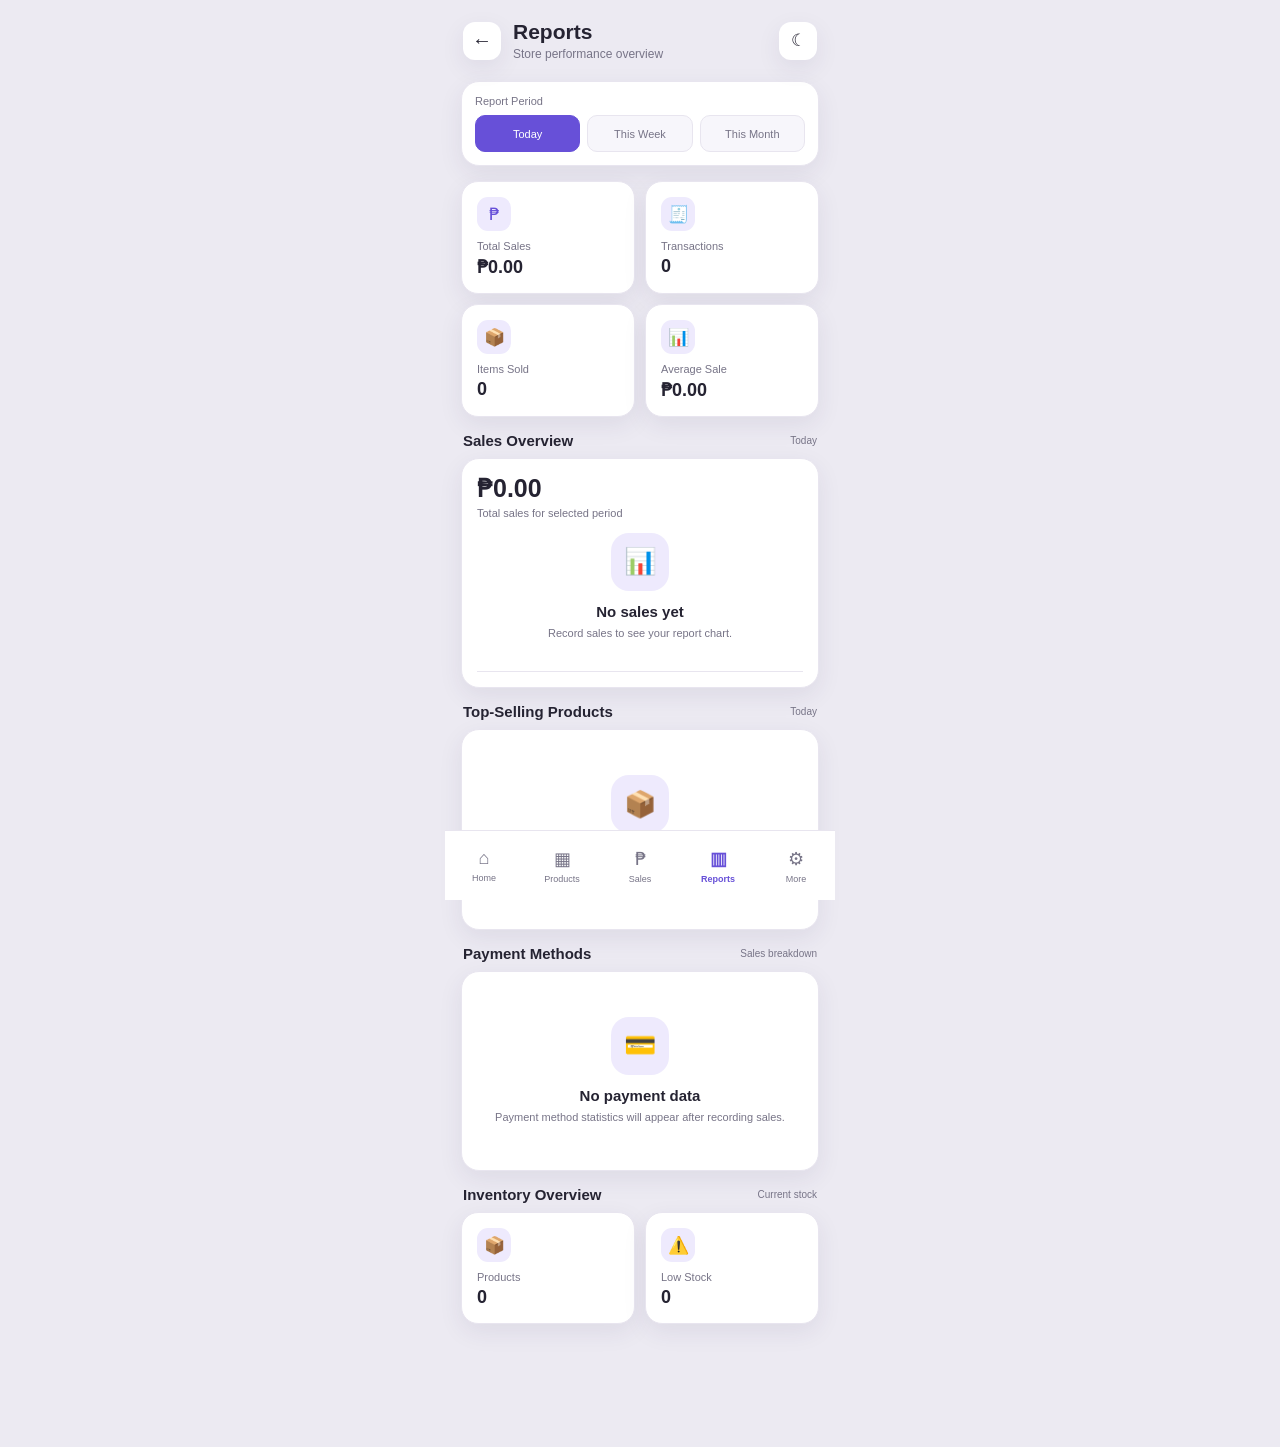
<file: reports.html>
<!DOCTYPE html>
<html lang="en">
<head>
<meta charset="UTF-8">
<meta name="viewport" content="width=device-width, initial-scale=1.0">
<title>Vendora — Reports</title>

<style>
*{
    box-sizing:border-box;
    margin:0;
    padding:0;
}

:root{
    --primary:#6750d8;
    --primary-dark:#5140bd;
    --accent:#f5c542;
    --bg:#eceaf2;
    --surface:#ffffff;
    --surface-2:#f7f6fb;
    --text:#252332;
    --muted:#777487;
    --border:#e8e5ef;
    --success:#22a06b;
    --danger:#e04d5d;
    --orange:#e89025;
    --shadow:0 8px 24px rgba(45,36,90,.08);
}

body.dark{
    --bg:#15141c;
    --surface:#211f2b;
    --surface-2:#2a2835;
    --text:#f5f3fb;
    --muted:#aaa6b8;
    --border:#393646;
    --shadow:0 8px 24px rgba(0,0,0,.25);
}

body{
    font-family:Arial,Helvetica,sans-serif;
    background:var(--bg);
    color:var(--text);
    min-height:100vh;
}

.app{
    width:390px;
    max-width:100%;
    min-height:100vh;
    margin:0 auto;
    background:var(--bg);
    padding-bottom:88px;
}

/* HEADER */

.header{
    padding:20px 18px 12px;
    display:flex;
    justify-content:space-between;
    align-items:center;
}

.header-left{
    display:flex;
    align-items:center;
    gap:12px;
}

.back-btn,
.theme-btn{
    width:38px;
    height:38px;
    border:none;
    border-radius:12px;
    background:var(--surface);
    color:var(--text);
    box-shadow:var(--shadow);
    cursor:pointer;
}

.back-btn{
    font-size:20px;
}

.theme-btn{
    font-size:17px;
}

.header-text h1{
    font-size:21px;
}

.header-text p{
    margin-top:3px;
    color:var(--muted);
    font-size:12px;
}

/* CONTENT */

.content{
    padding:8px 16px 20px;
}

/* PERIOD FILTER */

.period-card{
    background:var(--surface);
    border:1px solid var(--border);
    border-radius:18px;
    padding:13px;
    box-shadow:var(--shadow);
    margin-bottom:15px;
}

.period-label{
    font-size:11px;
    color:var(--muted);
    margin-bottom:8px;
}

.period-buttons{
    display:grid;
    grid-template-columns:repeat(3,1fr);
    gap:7px;
}

.period-btn{
    height:37px;
    border:1px solid var(--border);
    background:var(--surface-2);
    color:var(--muted);
    border-radius:10px;
    font-size:11px;
    cursor:pointer;
}

.period-btn.active{
    background:var(--primary);
    color:#fff;
    border-color:var(--primary);
}

/* MAIN STATS */

.stats-grid{
    display:grid;
    grid-template-columns:1fr 1fr;
    gap:10px;
    margin-bottom:15px;
}

.stat-card{
    background:var(--surface);
    border:1px solid var(--border);
    border-radius:17px;
    padding:15px;
    box-shadow:var(--shadow);
}

.stat-icon{
    width:34px;
    height:34px;
    border-radius:11px;
    background:#eeeafd;
    color:var(--primary);
    display:flex;
    align-items:center;
    justify-content:center;
    font-size:17px;
    margin-bottom:9px;
}

body.dark .stat-icon{
    background:#302b50;
}

.stat-label{
    font-size:11px;
    color:var(--muted);
    margin-bottom:4px;
}

.stat-value{
    font-size:18px;
    font-weight:800;
}

/* SECTION */

.section{
    margin-bottom:15px;
}

.section-header{
    display:flex;
    justify-content:space-between;
    align-items:center;
    margin:4px 2px 9px;
}

.section-header h2{
    font-size:15px;
}

.section-header span{
    color:var(--muted);
    font-size:10px;
}

/* CARD */

.card{
    background:var(--surface);
    border:1px solid var(--border);
    border-radius:18px;
    box-shadow:var(--shadow);
    padding:15px;
}

/* SALES OVERVIEW */

.overview-number{
    font-size:25px;
    font-weight:800;
    margin-bottom:4px;
}

.overview-sub{
    color:var(--muted);
    font-size:11px;
}

/* BAR CHART */

.chart{
    display:flex;
    align-items:flex-end;
    gap:8px;
    height:145px;
    padding-top:12px;
    margin-top:8px;
    border-bottom:1px solid var(--border);
}

.bar-column{
    flex:1;
    height:100%;
    display:flex;
    flex-direction:column;
    align-items:center;
    justify-content:flex-end;
    min-width:0;
}

.bar-value{
    font-size:8px;
    color:var(--muted);
    margin-bottom:5px;
    white-space:nowrap;
}

.bar{
    width:100%;
    max-width:27px;
    min-height:3px;
    background:var(--primary);
    border-radius:7px 7px 0 0;
    transition:.25s ease;
}

.bar-label{
    font-size:8px;
    color:var(--muted);
    margin-top:6px;
}

/* PRODUCT ROWS */

.product-list{
    display:flex;
    flex-direction:column;
    gap:9px;
}

.product-row{
    display:flex;
    align-items:center;
    gap:10px;
    padding:9px;
    border-radius:12px;
    background:var(--surface-2);
}

.product-rank{
    width:25px;
    height:25px;
    border-radius:8px;
    background:#eae6fb;
    color:var(--primary);
    display:flex;
    align-items:center;
    justify-content:center;
    font-size:10px;
    font-weight:800;
}

body.dark .product-rank{
    background:#302b50;
}

.product-icon{
    width:36px;
    height:36px;
    border-radius:10px;
    background:var(--surface);
    display:flex;
    align-items:center;
    justify-content:center;
    font-size:18px;
}

.product-info{
    flex:1;
    min-width:0;
}

.product-name{
    font-size:12px;
    font-weight:700;
    white-space:nowrap;
    overflow:hidden;
    text-overflow:ellipsis;
}

.product-sold{
    margin-top:3px;
    color:var(--muted);
    font-size:9px;
}

.product-total{
    font-size:12px;
    font-weight:800;
    color:var(--primary);
}

/* PAYMENT */

.payment-list{
    display:flex;
    flex-direction:column;
    gap:10px;
}

.payment-row{
    display:flex;
    align-items:center;
    gap:10px;
}

.payment-icon{
    width:36px;
    height:36px;
    border-radius:11px;
    background:var(--surface-2);
    display:flex;
    align-items:center;
    justify-content:center;
    font-size:17px;
}

.payment-info{
    flex:1;
}

.payment-name{
    font-size:12px;
    font-weight:700;
}

.payment-count{
    color:var(--muted);
    font-size:9px;
    margin-top:3px;
}

.payment-amount{
    font-size:12px;
    font-weight:800;
}

/* PROGRESS */

.progress{
    height:7px;
    border-radius:10px;
    background:var(--border);
    overflow:hidden;
    margin-top:6px;
}

.progress-fill{
    height:100%;
    background:var(--primary);
    border-radius:10px;
}

/* EMPTY */

.empty{
    text-align:center;
    padding:30px 18px;
}

.empty-icon{
    width:58px;
    height:58px;
    border-radius:18px;
    background:#eeeafd;
    color:var(--primary);
    display:flex;
    align-items:center;
    justify-content:center;
    margin:0 auto 12px;
    font-size:26px;
}

body.dark .empty-icon{
    background:#302b50;
}

.empty h3{
    font-size:15px;
    margin-bottom:5px;
}

.empty p{
    color:var(--muted);
    font-size:11px;
    line-height:1.5;
}

/* NAV */

.bottom-nav{
    position:fixed;
    bottom:0;
    width:390px;
    max-width:100%;
    height:70px;
    background:var(--surface);
    border-top:1px solid var(--border);
    display:flex;
    align-items:center;
    justify-content:space-around;
    z-index:20;
}

.nav-item{
    text-decoration:none;
    color:var(--muted);
    display:flex;
    flex-direction:column;
    align-items:center;
    gap:4px;
    min-width:52px;
}

.nav-item span:first-child{
    font-size:18px;
}

.nav-item span:last-child{
    font-size:9px;
}

.nav-item.active{
    color:var(--primary);
    font-weight:700;
}

@media(min-width:391px){
    .bottom-nav{
        left:50%;
        transform:translateX(-50%);
    }
}

@media(max-width:390px){
    .bottom-nav{
        width:100%;
    }
}
</style>
</head>

<body>

<div class="app">

    <!-- HEADER -->
    <header class="header">

        <div class="header-left">

            <button class="back-btn" onclick="location.href='home.html'">
                ←
            </button>

            <div class="header-text">
                <h1>Reports</h1>
                <p>Store performance overview</p>
            </div>

        </div>

        <button
            class="theme-btn"
            id="themeBtn"
            onclick="toggleTheme()"
        >
            ☾
        </button>

    </header>


    <main class="content">

        <!-- PERIOD -->
        <section class="period-card">

            <div class="period-label">
                Report Period
            </div>

            <div class="period-buttons">

                <button
                    class="period-btn active"
                    data-period="today"
                    onclick="changePeriod('today',this)"
                >
                    Today
                </button>

                <button
                    class="period-btn"
                    data-period="week"
                    onclick="changePeriod('week',this)"
                >
                    This Week
                </button>

                <button
                    class="period-btn"
                    data-period="month"
                    onclick="changePeriod('month',this)"
                >
                    This Month
                </button>

            </div>

        </section>


        <!-- STATS -->
        <section class="stats-grid">

            <div class="stat-card">

                <div class="stat-icon">
                    ₱
                </div>

                <div class="stat-label">
                    Total Sales
                </div>

                <div
                    class="stat-value"
                    id="totalSales"
                >
                    ₱0.00
                </div>

            </div>


            <div class="stat-card">

                <div class="stat-icon">
                    🧾
                </div>

                <div class="stat-label">
                    Transactions
                </div>

                <div
                    class="stat-value"
                    id="transactions"
                >
                    0
                </div>

            </div>


            <div class="stat-card">

                <div class="stat-icon">
                    📦
                </div>

                <div class="stat-label">
                    Items Sold
                </div>

                <div
                    class="stat-value"
                    id="itemsSold"
                >
                    0
                </div>

            </div>


            <div class="stat-card">

                <div class="stat-icon">
                    📊
                </div>

                <div class="stat-label">
                    Average Sale
                </div>

                <div
                    class="stat-value"
                    id="averageSale"
                >
                    ₱0.00
                </div>

            </div>

        </section>


        <!-- SALES OVERVIEW -->
        <section class="section">

            <div class="section-header">
                <h2>Sales Overview</h2>
                <span id="periodLabel">Today</span>
            </div>

            <div class="card">

                <div
                    class="overview-number"
                    id="overviewTotal"
                >
                    ₱0.00
                </div>

                <div class="overview-sub">
                    Total sales for selected period
                </div>

                <div
                    class="chart"
                    id="salesChart"
                ></div>

            </div>

        </section>


        <!-- TOP PRODUCTS -->
        <section class="section">

            <div class="section-header">
                <h2>Top-Selling Products</h2>
                <span id="topProductLabel">
                    Selected period
                </span>
            </div>

            <div class="card">

                <div
                    class="product-list"
                    id="productList"
                ></div>

            </div>

        </section>


        <!-- PAYMENT METHODS -->
        <section class="section">

            <div class="section-header">
                <h2>Payment Methods</h2>
                <span>Sales breakdown</span>
            </div>

            <div class="card">

                <div
                    class="payment-list"
                    id="paymentList"
                ></div>

            </div>

        </section>


        <!-- INVENTORY -->
        <section class="section">

            <div class="section-header">
                <h2>Inventory Overview</h2>
                <span>Current stock</span>
            </div>

            <div class="stats-grid">

                <div class="stat-card">

                    <div class="stat-icon">
                        📦
                    </div>

                    <div class="stat-label">
                        Products
                    </div>

                    <div
                        class="stat-value"
                        id="productCount"
                    >
                        0
                    </div>

                </div>


                <div class="stat-card">

                    <div class="stat-icon">
                        ⚠️
                    </div>

                    <div class="stat-label">
                        Low Stock
                    </div>

                    <div
                        class="stat-value"
                        id="lowStock"
                    >
                        0
                    </div>

                </div>

            </div>

        </section>

    </main>


    <!-- NAVIGATION -->
    <nav class="bottom-nav">

        <a class="nav-item" href="home.html">
            <span>⌂</span>
            <span>Home</span>
        </a>

        <a class="nav-item" href="products.html">
            <span>▦</span>
            <span>Products</span>
        </a>

        <a class="nav-item" href="sales.html">
            <span>₱</span>
            <span>Sales</span>
        </a>

        <a class="nav-item active" href="reports.html">
            <span>▥</span>
            <span>Reports</span>
        </a>

        <a class="nav-item" href="settings.html">
            <span>⚙</span>
            <span>More</span>
        </a>

    </nav>

</div>


<script>

/* =========================================================
   STORAGE
========================================================= */

const PRODUCTS_KEY = "vendora_products_v1";
const SALES_KEY = "vendora_sales_v1";
const THEME_KEY = "vendora_theme_v1";


/* =========================================================
   STATE
========================================================= */

let products = [];
let sales = [];

let currentPeriod = "today";


/* =========================================================
   LOAD DATA
========================================================= */

function loadData(){

    try{
        products =
            JSON.parse(
                localStorage.getItem(PRODUCTS_KEY) || "[]"
            );
    }catch(error){
        products = [];
    }

    try{
        sales =
            JSON.parse(
                localStorage.getItem(SALES_KEY) || "[]"
            );
    }catch(error){
        sales = [];
    }

    if(!Array.isArray(products)){
        products = [];
    }

    if(!Array.isArray(sales)){
        sales = [];
    }

    renderAll();

}


/* =========================================================
   THEME
========================================================= */

function applyTheme(){

    const theme =
        localStorage.getItem(THEME_KEY) || "light";

    if(theme === "dark"){

        document.body.classList.add("dark");

        document.getElementById(
            "themeBtn"
        ).textContent = "☀";

    }else{

        document.body.classList.remove("dark");

        document.getElementById(
            "themeBtn"
        ).textContent = "☾";

    }

}


function toggleTheme(){

    const dark =
        document.body.classList.contains("dark");

    localStorage.setItem(
        THEME_KEY,
        dark ? "light" : "dark"
    );

    applyTheme();

}


/* =========================================================
   CURRENCY
========================================================= */

function peso(value){

    return new Intl.NumberFormat(
        "en-PH",
        {
            style:"currency",
            currency:"PHP"
        }
    ).format(Number(value) || 0);

}


/* =========================================================
   LOCAL DATE
========================================================= */

function localDateString(date = new Date()){

    const year =
        date.getFullYear();

    const month =
        String(
            date.getMonth() + 1
        ).padStart(2,"0");

    const day =
        String(
            date.getDate()
        ).padStart(2,"0");

    return `${year}-${month}-${day}`;

}


/* =========================================================
   SALE DATE
========================================================= */

function saleDate(sale){

    if(sale.date){

        const value =
            String(sale.date);

        if(
            /^\d{4}-\d{2}-\d{2}$/.test(value)
        ){

            const parts =
                value.split("-").map(Number);

            return new Date(
                parts[0],
                parts[1] - 1,
                parts[2]
            );

        }

    }

    if(sale.createdAt){

        const date =
            new Date(sale.createdAt);

        if(!isNaN(date.getTime())){
            return date;
        }

    }

    return new Date();

}


/* =========================================================
   DATE RANGE
========================================================= */

function getPeriodRange(){

    const now =
        new Date();

    const start =
        new Date(now);

    start.setHours(0,0,0,0);


    if(currentPeriod === "today"){

        return {
            start:start,
            end:now
        };

    }


    if(currentPeriod === "week"){

        const day =
            start.getDay();

        const mondayOffset =
            day === 0 ? 6 : day - 1;

        start.setDate(
            start.getDate() - mondayOffset
        );

        return {
            start:start,
            end:now
        };

    }


    if(currentPeriod === "month"){

        start.setDate(1);

        return {
            start:start,
            end:now
        };

    }


    return {
        start:start,
        end:now
    };

}


/* =========================================================
   FILTER SALES
========================================================= */

function getFilteredSales(){

    const range =
        getPeriodRange();

    return sales.filter(sale => {

        const date =
            saleDate(sale);

        date.setHours(0,0,0,0);

        return (
            date >= range.start &&
            date <= range.end
        );

    });

}


/* =========================================================
   CHANGE PERIOD
========================================================= */

function changePeriod(period, button){

    currentPeriod =
        period;

    document
        .querySelectorAll(".period-btn")
        .forEach(btn => {

            btn.classList.remove("active");

        });

    button.classList.add("active");

    renderAll();

}


/* =========================================================
   PERIOD NAME
========================================================= */

function getPeriodName(){

    if(currentPeriod === "today"){
        return "Today";
    }

    if(currentPeriod === "week"){
        return "This Week";
    }

    return "This Month";

}


/* =========================================================
   RENDER ALL
========================================================= */

function renderAll(){

    const filtered =
        getFilteredSales();

    renderStats(filtered);

    renderOverview(filtered);

    renderTopProducts(filtered);

    renderPayments(filtered);

    renderInventory();

}


/* =========================================================
   STATS
========================================================= */

function renderStats(list){

    let total = 0;
    let items = 0;

    list.forEach(sale => {

        total +=
            Number(sale.total) || 0;

        items +=
            Number(sale.quantity) || 0;

    });


    const transactions =
        list.length;

    const average =
        transactions
            ? total / transactions
            : 0;


    document.getElementById(
        "totalSales"
    ).textContent =
        peso(total);


    document.getElementById(
        "transactions"
    ).textContent =
        transactions;


    document.getElementById(
        "itemsSold"
    ).textContent =
        items;


    document.getElementById(
        "averageSale"
    ).textContent =
        peso(average);


    document.getElementById(
        "overviewTotal"
    ).textContent =
        peso(total);


    document.getElementById(
        "periodLabel"
    ).textContent =
        getPeriodName();


    document.getElementById(
        "topProductLabel"
    ).textContent =
        getPeriodName();

}


/* =========================================================
   SALES CHART
========================================================= */

function renderOverview(list){

    const chart =
        document.getElementById("salesChart");

    if(!list.length){

        chart.innerHTML = `
            <div class="empty" style="width:100%;">
                <div class="empty-icon">📊</div>
                <h3>No sales yet</h3>
                <p>
                    Record sales to see your report chart.
                </p>
            </div>
        `;

        return;

    }


    let labels = [];
    let values = [];


    if(currentPeriod === "today"){

        /*
            Today: group sales by hour.
        */

        labels =
            ["8AM","10AM","12PM","2PM","4PM","6PM","8PM"];

        values =
            [0,0,0,0,0,0,0];


        list.forEach(sale => {

            if(!sale.createdAt){
                return;
            }

            const date =
                new Date(sale.createdAt);

            if(isNaN(date.getTime())){
                return;
            }

            const hour =
                date.getHours();

            let index;

            if(hour < 10){
                index = 0;
            }else if(hour < 12){
                index = 1;
            }else if(hour < 14){
                index = 2;
            }else if(hour < 16){
                index = 3;
            }else if(hour < 18){
                index = 4;
            }else if(hour < 20){
                index = 5;
            }else{
                index = 6;
            }

            values[index] +=
                Number(sale.total) || 0;

        });

    }else if(currentPeriod === "week"){

        labels =
            ["Mon","Tue","Wed","Thu","Fri","Sat","Sun"];

        values =
            [0,0,0,0,0,0,0];


        list.forEach(sale => {

            const date =
                saleDate(sale);

            const day =
                date.getDay();

            const index =
                day === 0 ? 6 : day - 1;

            values[index] +=
                Number(sale.total) || 0;

        });

    }else{

        /*
            This month: group by week.
        */

        labels =
            ["Week 1","Week 2","Week 3","Week 4","Week 5"];

        values =
            [0,0,0,0,0];


        list.forEach(sale => {

            const date =
                saleDate(sale);

            const day =
                date.getDate();

            let index =
                Math.floor((day - 1) / 7);

            if(index > 4){
                index = 4;
            }

            values[index] +=
                Number(sale.total) || 0;

        });

    }


    const max =
        Math.max(...values,1);


    chart.innerHTML =
        values.map((value,index) => {

            const height =
                Math.max(
                    4,
                    (value / max) * 100
                );

            return `

                <div class="bar-column">

                    <div class="bar-value">
                        ${value > 0 ? peso(value) : ""}
                    </div>

                    <div
                        class="bar"
                        style="height:${height}%"
                    ></div>

                    <div class="bar-label">
                        ${labels[index]}
                    </div>

                </div>

            `;

        }).join("");

}


/* =========================================================
   TOP PRODUCTS
========================================================= */

function renderTopProducts(list){

    const container =
        document.getElementById("productList");


    if(!list.length){

        container.innerHTML = `
            <div class="empty">
                <div class="empty-icon">📦</div>
                <h3>No product sales</h3>
                <p>
                    Your best-selling products will
                    appear here.
                </p>
            </div>
        `;

        return;

    }


    const map = {};


    list.forEach(sale => {

        const id =
            sale.productId ||
            sale.productName ||
            "unknown";


        if(!map[id]){

            map[id] = {
                name:
                    sale.productName ||
                    "Unknown Product",

                icon:
                    sale.productIcon ||
                    "📦",

                quantity:0,

                total:0

            };

        }


        map[id].quantity +=
            Number(sale.quantity) || 0;

        map[id].total +=
            Number(sale.total) || 0;

    });


    const productsArray =
        Object.values(map)
        .sort((a,b) => {

            return b.quantity - a.quantity;

        })
        .slice(0,5);


    container.innerHTML =
        productsArray.map((product,index) => {

            return `

                <div class="product-row">

                    <div class="product-rank">
                        ${index + 1}
                    </div>

                    <div class="product-icon">
                        ${escapeHTML(product.icon)}
                    </div>

                    <div class="product-info">

                        <div class="product-name">
                            ${escapeHTML(product.name)}
                        </div>

                        <div class="product-sold">
                            ${product.quantity}
                            item${product.quantity === 1 ? "" : "s"} sold
                        </div>

                    </div>

                    <div class="product-total">
                        ${peso(product.total)}
                    </div>

                </div>

            `;

        }).join("");

}


/* =========================================================
   PAYMENT METHODS
========================================================= */

function renderPayments(list){

    const container =
        document.getElementById("paymentList");


    if(!list.length){

        container.innerHTML = `
            <div class="empty">
                <div class="empty-icon">💳</div>
                <h3>No payment data</h3>
                <p>
                    Payment method statistics will
                    appear after recording sales.
                </p>
            </div>
        `;

        return;

    }


    const payments = {};


    list.forEach(sale => {

        const method =
            sale.paymentMethod ||
            "Cash";

        if(!payments[method]){

            payments[method] = {
                count:0,
                total:0
            };

        }


        payments[method].count++;

        payments[method].total +=
            Number(sale.total) || 0;

    });


    const totalSales =
        list.reduce(
            (sum,sale) =>
                sum + (Number(sale.total) || 0),
            0
        );


    container.innerHTML =
        Object.entries(payments)
        .sort(
            (a,b) =>
                b[1].total - a[1].total
        )
        .map(([method,data]) => {

            const percentage =
                totalSales > 0
                    ? (data.total / totalSales) * 100
                    : 0;


            let icon = "💵";

            if(method.toLowerCase() === "gcash"){
                icon = "📱";
            }

            if(method.toLowerCase() === "other"){
                icon = "💳";
            }


            return `

                <div class="payment-row">

                    <div class="payment-icon">
                        ${icon}
                    </div>

                    <div class="payment-info">

                        <div class="payment-name">
                            ${escapeHTML(method)}
                        </div>

                        <div class="payment-count">
                            ${data.count}
                            transaction${data.count === 1 ? "" : "s"}
                        </div>

                        <div class="progress">
                            <div
                                class="progress-fill"
                                style="width:${percentage}%"
                            ></div>
                        </div>

                    </div>

                    <div class="payment-amount">
                        ${peso(data.total)}
                    </div>

                </div>

            `;

        }).join("");

}


/* =========================================================
   INVENTORY
========================================================= */

function renderInventory(){

    document.getElementById(
        "productCount"
    ).textContent =
        products.length;


    let lowStock = 0;


    products.forEach(product => {

        const stock =
            Number(
                product.stock ??
                product.quantity ??
                0
            );


        const minimum =
            Number(
                product.minStock ??
                product.minimumStock ??
                product.lowStock ??
                5
            );


        if(
            stock > 0 &&
            stock <= minimum
        ){

            lowStock++;

        }

    });


    document.getElementById(
        "lowStock"
    ).textContent =
        lowStock;

}


/* =========================================================
   ESCAPE HTML
========================================================= */

function escapeHTML(value){

    return String(value ?? "")
        .replace(/&/g,"&amp;")
        .replace(/</g,"&lt;")
        .replace(/>/g,"&gt;")
        .replace(/"/g,"&quot;")
        .replace(/'/g,"&#039;");

}


/* =========================================================
   INITIALIZE
========================================================= */

applyTheme();

loadData();

</script>

</body>
</html>
</file>
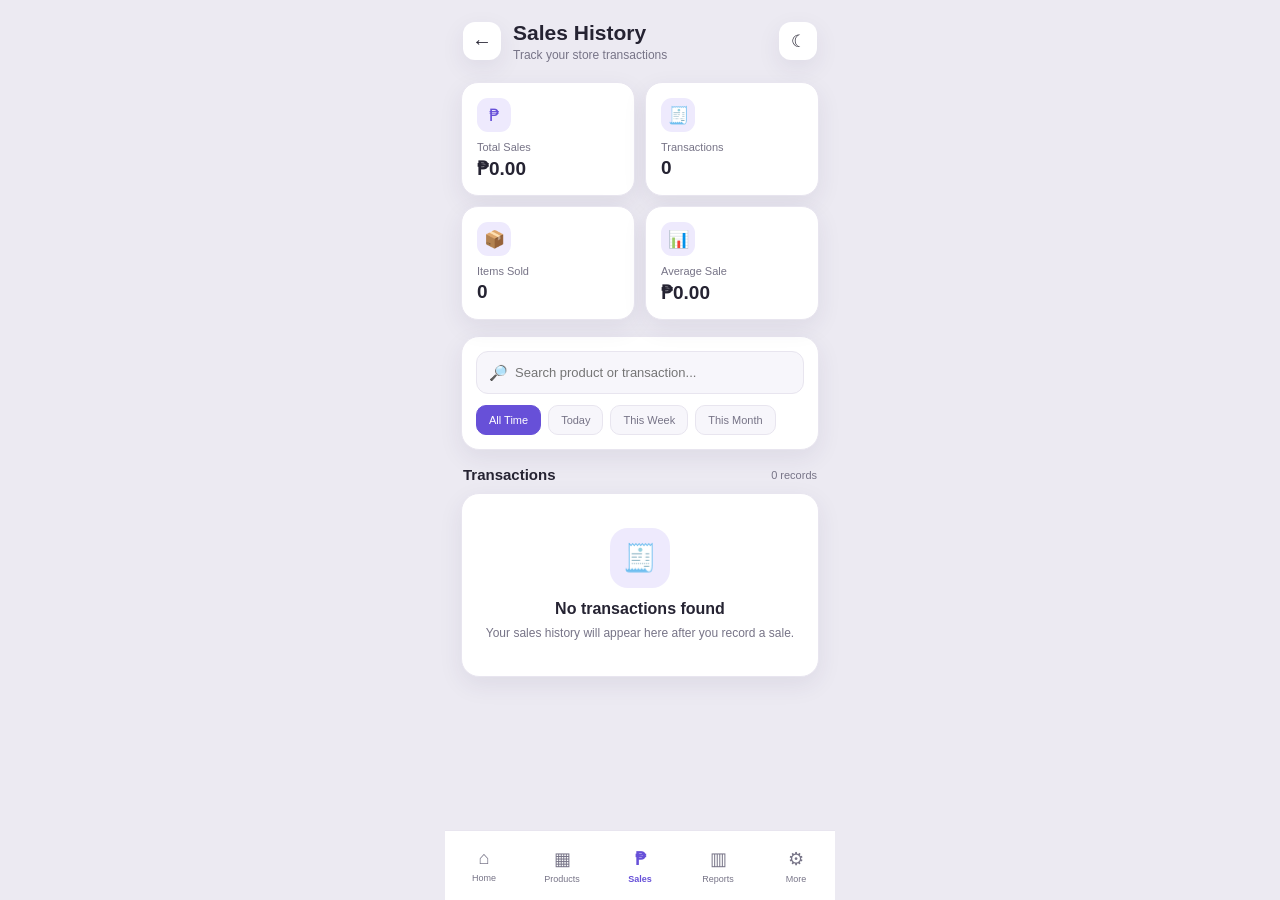
<file: sales-history.html>
<!DOCTYPE html>
<html lang="en">
<head>
<meta charset="UTF-8">
<meta name="viewport" content="width=device-width, initial-scale=1.0">
<title>Vendora — Sales History</title>

<style>
*{
    box-sizing:border-box;
    margin:0;
    padding:0;
}

:root{
    --primary:#6750d8;
    --primary-dark:#5140bd;
    --accent:#f5c542;
    --bg:#eceaf2;
    --surface:#ffffff;
    --surface-2:#f7f6fb;
    --text:#252332;
    --muted:#777487;
    --border:#e8e5ef;
    --danger:#e04d5d;
    --success:#22a06b;
    --shadow:0 8px 24px rgba(45,36,90,.08);
}

body.dark{
    --bg:#15141c;
    --surface:#211f2b;
    --surface-2:#2a2835;
    --text:#f5f3fb;
    --muted:#aaa6b8;
    --border:#393646;
    --shadow:0 8px 24px rgba(0,0,0,.25);
}

body{
    font-family:Arial,Helvetica,sans-serif;
    background:var(--bg);
    color:var(--text);
    min-height:100vh;
}

.app{
    width:390px;
    max-width:100%;
    min-height:100vh;
    margin:0 auto;
    background:var(--bg);
    position:relative;
    padding-bottom:85px;
}

/* HEADER */
.header{
    padding:20px 18px 12px;
    display:flex;
    align-items:center;
    justify-content:space-between;
}

.header-left{
    display:flex;
    align-items:center;
    gap:12px;
}

.back-btn{
    width:38px;
    height:38px;
    border:none;
    border-radius:12px;
    background:var(--surface);
    color:var(--text);
    box-shadow:var(--shadow);
    cursor:pointer;
    font-size:20px;
}

.header-text h1{
    font-size:21px;
    line-height:1.2;
}

.header-text p{
    font-size:12px;
    color:var(--muted);
    margin-top:3px;
}

.theme-btn{
    width:38px;
    height:38px;
    border:none;
    border-radius:12px;
    background:var(--surface);
    color:var(--text);
    box-shadow:var(--shadow);
    cursor:pointer;
    font-size:17px;
}

/* CONTENT */
.content{
    padding:8px 16px 20px;
}

/* SUMMARY */
.summary-grid{
    display:grid;
    grid-template-columns:1fr 1fr;
    gap:10px;
    margin-bottom:16px;
}

.summary-card{
    background:var(--surface);
    border:1px solid var(--border);
    border-radius:17px;
    padding:15px;
    box-shadow:var(--shadow);
}

.summary-icon{
    width:34px;
    height:34px;
    border-radius:11px;
    background:#eeeafd;
    color:var(--primary);
    display:flex;
    align-items:center;
    justify-content:center;
    margin-bottom:9px;
    font-size:17px;
}

body.dark .summary-icon{
    background:#302b50;
}

.summary-label{
    color:var(--muted);
    font-size:11px;
    margin-bottom:4px;
}

.summary-value{
    font-size:19px;
    font-weight:800;
}

/* FILTER CARD */
.filter-card{
    background:var(--surface);
    border:1px solid var(--border);
    border-radius:18px;
    padding:14px;
    box-shadow:var(--shadow);
    margin-bottom:16px;
}

.search-box{
    position:relative;
    margin-bottom:11px;
}

.search-box span{
    position:absolute;
    left:13px;
    top:50%;
    transform:translateY(-50%);
    color:var(--muted);
    font-size:15px;
}

.search-box input{
    width:100%;
    height:43px;
    border:1px solid var(--border);
    border-radius:12px;
    background:var(--surface-2);
    color:var(--text);
    outline:none;
    padding:0 12px 0 38px;
    font-size:13px;
}

.search-box input:focus{
    border-color:var(--primary);
}

.filter-row{
    display:flex;
    gap:7px;
    overflow-x:auto;
    scrollbar-width:none;
}

.filter-row::-webkit-scrollbar{
    display:none;
}

.filter-btn{
    flex:0 0 auto;
    border:1px solid var(--border);
    background:var(--surface-2);
    color:var(--muted);
    padding:8px 12px;
    border-radius:10px;
    font-size:11px;
    cursor:pointer;
}

.filter-btn.active{
    background:var(--primary);
    color:white;
    border-color:var(--primary);
}

/* SECTION TITLE */
.section-title{
    display:flex;
    align-items:center;
    justify-content:space-between;
    margin:4px 2px 10px;
}

.section-title h2{
    font-size:15px;
}

.section-title span{
    font-size:11px;
    color:var(--muted);
}

/* EMPTY */
.empty{
    background:var(--surface);
    border:1px solid var(--border);
    border-radius:18px;
    padding:34px 20px;
    text-align:center;
    box-shadow:var(--shadow);
}

.empty-icon{
    width:60px;
    height:60px;
    margin:0 auto 12px;
    border-radius:18px;
    background:#eeeafd;
    color:var(--primary);
    display:flex;
    align-items:center;
    justify-content:center;
    font-size:27px;
}

body.dark .empty-icon{
    background:#302b50;
}

.empty h3{
    font-size:16px;
    margin-bottom:6px;
}

.empty p{
    font-size:12px;
    line-height:1.5;
    color:var(--muted);
}

/* SALES LIST */
.sales-list{
    display:flex;
    flex-direction:column;
    gap:10px;
}

.sale-card{
    background:var(--surface);
    border:1px solid var(--border);
    border-radius:17px;
    padding:13px;
    box-shadow:var(--shadow);
}

.sale-top{
    display:flex;
    align-items:center;
    gap:10px;
}

.sale-icon{
    width:43px;
    height:43px;
    flex:0 0 43px;
    border-radius:13px;
    background:#f1effc;
    display:flex;
    align-items:center;
    justify-content:center;
    font-size:21px;
}

body.dark .sale-icon{
    background:#302d3d;
}

.sale-info{
    min-width:0;
    flex:1;
}

.sale-name{
    font-size:14px;
    font-weight:700;
    white-space:nowrap;
    overflow:hidden;
    text-overflow:ellipsis;
}

.sale-meta{
    margin-top:4px;
    display:flex;
    align-items:center;
    gap:6px;
    flex-wrap:wrap;
}

.sale-meta span{
    font-size:10px;
    color:var(--muted);
}

.payment{
    padding:3px 7px;
    border-radius:7px;
    background:#edf8f3;
    color:var(--success) !important;
    font-weight:700;
}

body.dark .payment{
    background:#17382c;
}

.sale-total{
    text-align:right;
}

.sale-total-label{
    font-size:9px;
    color:var(--muted);
}

.sale-total-value{
    font-size:15px;
    font-weight:800;
    color:var(--primary);
    margin-top:2px;
}

.sale-bottom{
    border-top:1px solid var(--border);
    margin-top:11px;
    padding-top:9px;
    display:flex;
    align-items:center;
    justify-content:space-between;
}

.sale-details{
    display:flex;
    flex-direction:column;
    gap:3px;
}

.sale-details span{
    font-size:10px;
    color:var(--muted);
}

.note{
    color:var(--text) !important;
    max-width:190px;
    overflow:hidden;
    text-overflow:ellipsis;
    white-space:nowrap;
}

.delete-btn{
    border:none;
    background:#fff0f2;
    color:var(--danger);
    width:32px;
    height:32px;
    border-radius:9px;
    cursor:pointer;
    font-size:14px;
}

body.dark .delete-btn{
    background:#3c2429;
}

/* NAVIGATION */
.bottom-nav{
    position:fixed;
    bottom:0;
    width:390px;
    max-width:100%;
    height:70px;
    background:var(--surface);
    border-top:1px solid var(--border);
    display:flex;
    align-items:center;
    justify-content:space-around;
    z-index:20;
}

.nav-item{
    text-decoration:none;
    color:var(--muted);
    display:flex;
    flex-direction:column;
    align-items:center;
    justify-content:center;
    gap:4px;
    min-width:52px;
}

.nav-item span:first-child{
    font-size:18px;
}

.nav-item span:last-child{
    font-size:9px;
}

.nav-item.active{
    color:var(--primary);
    font-weight:700;
}

/* MODAL */
.modal-backdrop{
    position:fixed;
    inset:0;
    background:rgba(0,0,0,.45);
    display:none;
    align-items:flex-end;
    justify-content:center;
    z-index:100;
}

.modal-backdrop.show{
    display:flex;
}

.modal{
    width:390px;
    max-width:100%;
    background:var(--surface);
    border-radius:22px 22px 0 0;
    padding:22px 18px 24px;
}

.modal-icon{
    width:48px;
    height:48px;
    border-radius:15px;
    background:#fff0f2;
    color:var(--danger);
    display:flex;
    align-items:center;
    justify-content:center;
    font-size:22px;
    margin-bottom:12px;
}

body.dark .modal-icon{
    background:#3c2429;
}

.modal h3{
    font-size:18px;
    margin-bottom:6px;
}

.modal p{
    color:var(--muted);
    font-size:12px;
    line-height:1.5;
}

.modal-actions{
    display:grid;
    grid-template-columns:1fr 1fr;
    gap:9px;
    margin-top:18px;
}

.modal-btn{
    height:44px;
    border:none;
    border-radius:12px;
    font-weight:700;
    cursor:pointer;
}

.cancel-btn{
    background:var(--surface-2);
    color:var(--text);
}

.confirm-btn{
    background:var(--danger);
    color:white;
}

/* TOAST */
.toast{
    position:fixed;
    left:50%;
    bottom:84px;
    transform:translate(-50%,20px);
    background:#262331;
    color:white;
    padding:11px 15px;
    border-radius:11px;
    font-size:11px;
    opacity:0;
    pointer-events:none;
    transition:.25s ease;
    z-index:200;
    max-width:350px;
    text-align:center;
}

.toast.show{
    opacity:1;
    transform:translate(-50%,0);
}

/* DESKTOP */
@media(min-width:391px){
    .app{
        box-shadow:none;
    }

    .bottom-nav{
        left:50%;
        transform:translateX(-50%);
    }
}

/* MOBILE */
@media(max-width:390px){
    body{
        background:var(--bg);
    }

    .app{
        width:100%;
    }

    .bottom-nav{
        width:100%;
    }
}
</style>
</head>

<body>

<div class="app">

    <!-- HEADER -->
    <header class="header">

        <div class="header-left">

            <button class="back-btn" onclick="location.href='sales.html'">
                ←
            </button>

            <div class="header-text">
                <h1>Sales History</h1>
                <p>Track your store transactions</p>
            </div>

        </div>

        <button class="theme-btn" id="themeBtn" onclick="toggleTheme()">
            ☾
        </button>

    </header>


    <main class="content">

        <!-- SUMMARY -->
        <section class="summary-grid">

            <div class="summary-card">
                <div class="summary-icon">₱</div>
                <div class="summary-label">Total Sales</div>
                <div class="summary-value" id="totalSales">₱0.00</div>
            </div>

            <div class="summary-card">
                <div class="summary-icon">🧾</div>
                <div class="summary-label">Transactions</div>
                <div class="summary-value" id="transactionCount">0</div>
            </div>

            <div class="summary-card">
                <div class="summary-icon">📦</div>
                <div class="summary-label">Items Sold</div>
                <div class="summary-value" id="itemsSold">0</div>
            </div>

            <div class="summary-card">
                <div class="summary-icon">📊</div>
                <div class="summary-label">Average Sale</div>
                <div class="summary-value" id="averageSale">₱0.00</div>
            </div>

        </section>


        <!-- SEARCH + FILTER -->
        <section class="filter-card">

            <div class="search-box">
                <span>🔎</span>
                <input
                    type="text"
                    id="searchInput"
                    placeholder="Search product or transaction..."
                    autocomplete="off"
                >
            </div>

            <div class="filter-row">

                <button
                    class="filter-btn active"
                    data-filter="all"
                    onclick="setFilter('all', this)"
                >
                    All Time
                </button>

                <button
                    class="filter-btn"
                    data-filter="today"
                    onclick="setFilter('today', this)"
                >
                    Today
                </button>

                <button
                    class="filter-btn"
                    data-filter="week"
                    onclick="setFilter('week', this)"
                >
                    This Week
                </button>

                <button
                    class="filter-btn"
                    data-filter="month"
                    onclick="setFilter('month', this)"
                >
                    This Month
                </button>

            </div>

        </section>


        <!-- SALES -->
        <div class="section-title">
            <h2>Transactions</h2>
            <span id="resultCount">0 records</span>
        </div>

        <div id="salesList" class="sales-list"></div>

    </main>


    <!-- BOTTOM NAV -->
    <nav class="bottom-nav">

        <a class="nav-item" href="home.html">
            <span>⌂</span>
            <span>Home</span>
        </a>

        <a class="nav-item" href="products.html">
            <span>▦</span>
            <span>Products</span>
        </a>

        <a class="nav-item active" href="sales.html">
            <span>₱</span>
            <span>Sales</span>
        </a>

        <a class="nav-item" href="reports.html">
            <span>▥</span>
            <span>Reports</span>
        </a>

        <a class="nav-item" href="settings.html">
            <span>⚙</span>
            <span>More</span>
        </a>

    </nav>

</div>


<!-- DELETE MODAL -->
<div class="modal-backdrop" id="deleteModal">

    <div class="modal">

        <div class="modal-icon">
            🗑
        </div>

        <h3>Delete Transaction?</h3>

        <p id="deleteMessage">
            This transaction will be removed from your sales history.
        </p>

        <div class="modal-actions">

            <button
                class="modal-btn cancel-btn"
                onclick="closeDeleteModal()"
            >
                Cancel
            </button>

            <button
                class="modal-btn confirm-btn"
                onclick="confirmDelete()"
            >
                Delete
            </button>

        </div>

    </div>

</div>


<div class="toast" id="toast"></div>


<script>

/* =========================================================
   STORAGE
========================================================= */

const PRODUCTS_KEY = "vendora_products_v1";
const SALES_KEY = "vendora_sales_v1";
const THEME_KEY = "vendora_theme_v1";


/* =========================================================
   STATE
========================================================= */

let sales = [];
let products = [];

let activeFilter = "all";
let searchText = "";

let saleToDelete = null;


/* =========================================================
   LOAD DATA
========================================================= */

function loadData(){

    try{
        products = JSON.parse(
            localStorage.getItem(PRODUCTS_KEY) || "[]"
        );
    }catch(error){
        products = [];
    }

    try{
        sales = JSON.parse(
            localStorage.getItem(SALES_KEY) || "[]"
        );
    }catch(error){
        sales = [];
    }

    if(!Array.isArray(products)){
        products = [];
    }

    if(!Array.isArray(sales)){
        sales = [];
    }

    render();
}


/* =========================================================
   SAVE
========================================================= */

function saveProducts(){

    localStorage.setItem(
        PRODUCTS_KEY,
        JSON.stringify(products)
    );

}


function saveSales(){

    localStorage.setItem(
        SALES_KEY,
        JSON.stringify(sales)
    );

}


/* =========================================================
   THEME
========================================================= */

function applyTheme(){

    const theme =
        localStorage.getItem(THEME_KEY) || "light";

    if(theme === "dark"){

        document.body.classList.add("dark");

        document.getElementById("themeBtn").textContent = "☀";

    }else{

        document.body.classList.remove("dark");

        document.getElementById("themeBtn").textContent = "☾";

    }

}


function toggleTheme(){

    const isDark =
        document.body.classList.contains("dark");

    const newTheme =
        isDark ? "light" : "dark";

    localStorage.setItem(
        THEME_KEY,
        newTheme
    );

    applyTheme();

}


/* =========================================================
   CURRENCY
========================================================= */

function peso(value){

    const number =
        Number(value) || 0;

    return new Intl.NumberFormat(
        "en-PH",
        {
            style:"currency",
            currency:"PHP"
        }
    ).format(number);

}


/* =========================================================
   DATE HELPERS
========================================================= */

function getLocalDate(){

    const now = new Date();

    const year = now.getFullYear();

    const month = String(
        now.getMonth() + 1
    ).padStart(2,"0");

    const day = String(
        now.getDate()
    ).padStart(2,"0");

    return `${year}-${month}-${day}`;

}


function parseSaleDate(sale){

    if(sale.date){

        const dateString =
            String(sale.date);

        if(/^\d{4}-\d{2}-\d{2}$/.test(dateString)){

            const parts =
                dateString.split("-").map(Number);

            return new Date(
                parts[0],
                parts[1] - 1,
                parts[2]
            );

        }

    }

    if(sale.createdAt){

        const date =
            new Date(sale.createdAt);

        if(!isNaN(date.getTime())){
            return date;
        }

    }

    return new Date();

}


function formatDate(sale){

    const date =
        parseSaleDate(sale);

    if(isNaN(date.getTime())){
        return "Unknown date";
    }

    return date.toLocaleDateString(
        "en-PH",
        {
            month:"short",
            day:"numeric",
            year:"numeric"
        }
    );

}


function formatTime(sale){

    if(!sale.createdAt){
        return "";
    }

    const date =
        new Date(sale.createdAt);

    if(isNaN(date.getTime())){
        return "";
    }

    return date.toLocaleTimeString(
        "en-PH",
        {
            hour:"numeric",
            minute:"2-digit"
        }
    );

}


/* =========================================================
   DATE FILTER
========================================================= */

function isToday(sale){

    return String(sale.date || "") === getLocalDate();

}


function isThisWeek(sale){

    const saleDate =
        parseSaleDate(sale);

    const now =
        new Date();

    saleDate.setHours(0,0,0,0);
    now.setHours(0,0,0,0);

    const day =
        now.getDay();

    const diffToMonday =
        day === 0 ? 6 : day - 1;

    const monday =
        new Date(now);

    monday.setDate(
        now.getDate() - diffToMonday
    );

    monday.setHours(0,0,0,0);

    const nextMonday =
        new Date(monday);

    nextMonday.setDate(
        monday.getDate() + 7
    );

    return (
        saleDate >= monday &&
        saleDate < nextMonday
    );

}


function isThisMonth(sale){

    const saleDate =
        parseSaleDate(sale);

    const now =
        new Date();

    return (
        saleDate.getFullYear() === now.getFullYear() &&
        saleDate.getMonth() === now.getMonth()
    );

}


/* =========================================================
   FILTER
========================================================= */

function getFilteredSales(){

    let result =
        [...sales];

    /* DATE */

    if(activeFilter === "today"){

        result =
            result.filter(isToday);

    }

    if(activeFilter === "week"){

        result =
            result.filter(isThisWeek);

    }

    if(activeFilter === "month"){

        result =
            result.filter(isThisMonth);

    }


    /* SEARCH */

    if(searchText){

        const query =
            searchText.toLowerCase();

        result =
            result.filter(sale => {

                const productName =
                    String(
                        sale.productName || ""
                    ).toLowerCase();

                const payment =
                    String(
                        sale.paymentMethod || ""
                    ).toLowerCase();

                const note =
                    String(
                        sale.note || ""
                    ).toLowerCase();

                const id =
                    String(
                        sale.id || ""
                    ).toLowerCase();

                return (
                    productName.includes(query) ||
                    payment.includes(query) ||
                    note.includes(query) ||
                    id.includes(query)
                );

            });

    }


    /* NEWEST FIRST */

    result.sort((a,b) => {

        const dateA =
            new Date(
                a.createdAt || a.date || 0
            ).getTime();

        const dateB =
            new Date(
                b.createdAt || b.date || 0
            ).getTime();

        return dateB - dateA;

    });

    return result;

}


/* =========================================================
   RENDER
========================================================= */

function render(){

    const filtered =
        getFilteredSales();

    renderSummary(filtered);

    renderSales(filtered);

}


/* =========================================================
   SUMMARY
========================================================= */

function renderSummary(list){

    let totalSales = 0;
    let itemsSold = 0;

    list.forEach(sale => {

        totalSales +=
            Number(sale.total) || 0;

        itemsSold +=
            Number(sale.quantity) || 0;

    });

    const transactions =
        list.length;

    const average =
        transactions > 0
            ? totalSales / transactions
            : 0;


    document.getElementById(
        "totalSales"
    ).textContent = peso(totalSales);


    document.getElementById(
        "transactionCount"
    ).textContent = transactions;


    document.getElementById(
        "itemsSold"
    ).textContent = itemsSold;


    document.getElementById(
        "averageSale"
    ).textContent = peso(average);


    document.getElementById(
        "resultCount"
    ).textContent =
        `${transactions} ${
            transactions === 1
                ? "record"
                : "records"
        }`;

}


/* =========================================================
   ESCAPE HTML
========================================================= */

function escapeHTML(value){

    return String(value ?? "")
        .replace(/&/g,"&amp;")
        .replace(/</g,"&lt;")
        .replace(/>/g,"&gt;")
        .replace(/"/g,"&quot;")
        .replace(/'/g,"&#039;");

}


/* =========================================================
   RENDER SALES
========================================================= */

function renderSales(list){

    const container =
        document.getElementById("salesList");

    if(!list.length){

        container.innerHTML = `

            <div class="empty">

                <div class="empty-icon">
                    🧾
                </div>

                <h3>No transactions found</h3>

                <p>
                    Your sales history will appear here
                    after you record a sale.
                </p>

            </div>

        `;

        return;

    }


    container.innerHTML =
        list.map(sale => {

            const icon =
                sale.productIcon || "📦";

            const name =
                escapeHTML(
                    sale.productName || "Unknown Product"
                );

            const quantity =
                Number(sale.quantity) || 0;

            const unitPrice =
                Number(sale.unitPrice) || 0;

            const total =
                Number(sale.total) ||
                quantity * unitPrice;

            const payment =
                escapeHTML(
                    sale.paymentMethod || "Cash"
                );

            const note =
                sale.note
                    ? escapeHTML(sale.note)
                    : "";

            const date =
                formatDate(sale);

            const time =
                formatTime(sale);


            return `

                <article class="sale-card">

                    <div class="sale-top">

                        <div class="sale-icon">
                            ${escapeHTML(icon)}
                        </div>

                        <div class="sale-info">

                            <div class="sale-name">
                                ${name}
                            </div>

                            <div class="sale-meta">

                                <span>
                                    ${date}
                                </span>

                                ${
                                    time
                                        ? `<span>• ${time}</span>`
                                        : ""
                                }

                                <span class="payment">
                                    ${payment}
                                </span>

                            </div>

                        </div>

                        <div class="sale-total">

                            <div class="sale-total-label">
                                Total
                            </div>

                            <div class="sale-total-value">
                                ${peso(total)}
                            </div>

                        </div>

                    </div>


                    <div class="sale-bottom">

                        <div class="sale-details">

                            <span>
                                ${quantity} item${
                                    quantity === 1 ? "" : "s"
                                }
                                × ${peso(unitPrice)}
                            </span>

                            ${
                                note
                                    ? `
                                    <span class="note">
                                        📝 ${note}
                                    </span>
                                    `
                                    : ""
                            }

                        </div>


                        <button
                            class="delete-btn"
                            onclick="openDeleteModal('${escapeAttribute(sale.id)}')"
                            title="Delete transaction"
                        >
                            🗑
                        </button>

                    </div>

                </article>

            `;

        }).join("");

}


/* =========================================================
   ESCAPE ATTRIBUTE
========================================================= */

function escapeAttribute(value){

    return String(value ?? "")
        .replace(/\\/g,"\\\\")
        .replace(/'/g,"\\'")
        .replace(/"/g,"&quot;");

}


/* =========================================================
   SEARCH
========================================================= */

document
    .getElementById("searchInput")
    .addEventListener("input", function(){

        searchText =
            this.value.trim();

        render();

    });


/* =========================================================
   FILTER BUTTON
========================================================= */

function setFilter(filter, button){

    activeFilter =
        filter;

    document
        .querySelectorAll(".filter-btn")
        .forEach(btn => {

            btn.classList.remove("active");

        });

    button.classList.add("active");

    render();

}


/* =========================================================
   DELETE MODAL
========================================================= */

function openDeleteModal(id){

    saleToDelete =
        sales.find(
            sale => String(sale.id) === String(id)
        );

    if(!saleToDelete){
        return;
    }


    const productName =
        saleToDelete.productName ||
        "this transaction";

    document.getElementById(
        "deleteMessage"
    ).textContent =
        `Delete the ${productName} transaction? The sold quantity will be returned to your inventory if the product still exists.`;


    document
        .getElementById("deleteModal")
        .classList.add("show");

}


function closeDeleteModal(){

    saleToDelete =
        null;

    document
        .getElementById("deleteModal")
        .classList.remove("show");

}


/* =========================================================
   CONFIRM DELETE
========================================================= */

function confirmDelete(){

    if(!saleToDelete){
        return;
    }


    const sale =
        saleToDelete;


    /*
        Restore inventory.

        When a sale was created in sales.html,
        the product stock was reduced.

        When deleting the sale, restore the
        sold quantity back to that product.
    */

    const productIndex =
        products.findIndex(product => {

            const productId =
                product.id ??
                product.productId ??
                product._id;

            const saleProductId =
                sale.productId;

            return (
                String(productId) ===
                String(saleProductId)
            );

        });


    if(productIndex !== -1){

        const oldStock =
            Number(
                products[productIndex].stock ??
                products[productIndex].quantity ??
                0
            );

        const soldQuantity =
            Number(sale.quantity) || 0;


        const restoredStock =
            oldStock + soldQuantity;


        if(
            Object.prototype.hasOwnProperty.call(
                products[productIndex],
                "stock"
            )
        ){

            products[productIndex].stock =
                restoredStock;

        }else{

            products[productIndex].quantity =
                restoredStock;

        }


        products[productIndex].updatedAt =
            new Date().toISOString();


        saveProducts();

    }


    /* Remove transaction */

    sales =
        sales.filter(
            item =>
                String(item.id) !==
                String(sale.id)
        );


    saveSales();

    closeDeleteModal();

    render();


    if(productIndex !== -1){

        showToast(
            "Transaction deleted and stock restored."
        );

    }else{

        showToast(
            "Transaction deleted. Product was not found, so stock was not restored."
        );

    }

}


/* =========================================================
   TOAST
========================================================= */

let toastTimer;

function showToast(message){

    const toast =
        document.getElementById("toast");

    toast.textContent =
        message;

    toast.classList.add("show");

    clearTimeout(toastTimer);

    toastTimer =
        setTimeout(() => {

            toast.classList.remove("show");

        },3000);

}


/* =========================================================
   CLOSE MODAL WHEN CLICKING OUTSIDE
========================================================= */

document
    .getElementById("deleteModal")
    .addEventListener("click", function(event){

        if(event.target === this){

            closeDeleteModal();

        }

    });


/* =========================================================
   ESC KEY
========================================================= */

document.addEventListener(
    "keydown",
    function(event){

        if(event.key === "Escape"){

            closeDeleteModal();

        }

    }
);


/* =========================================================
   INITIALIZE
========================================================= */

applyTheme();

loadData();

</script>

</body>
</html>
</file>
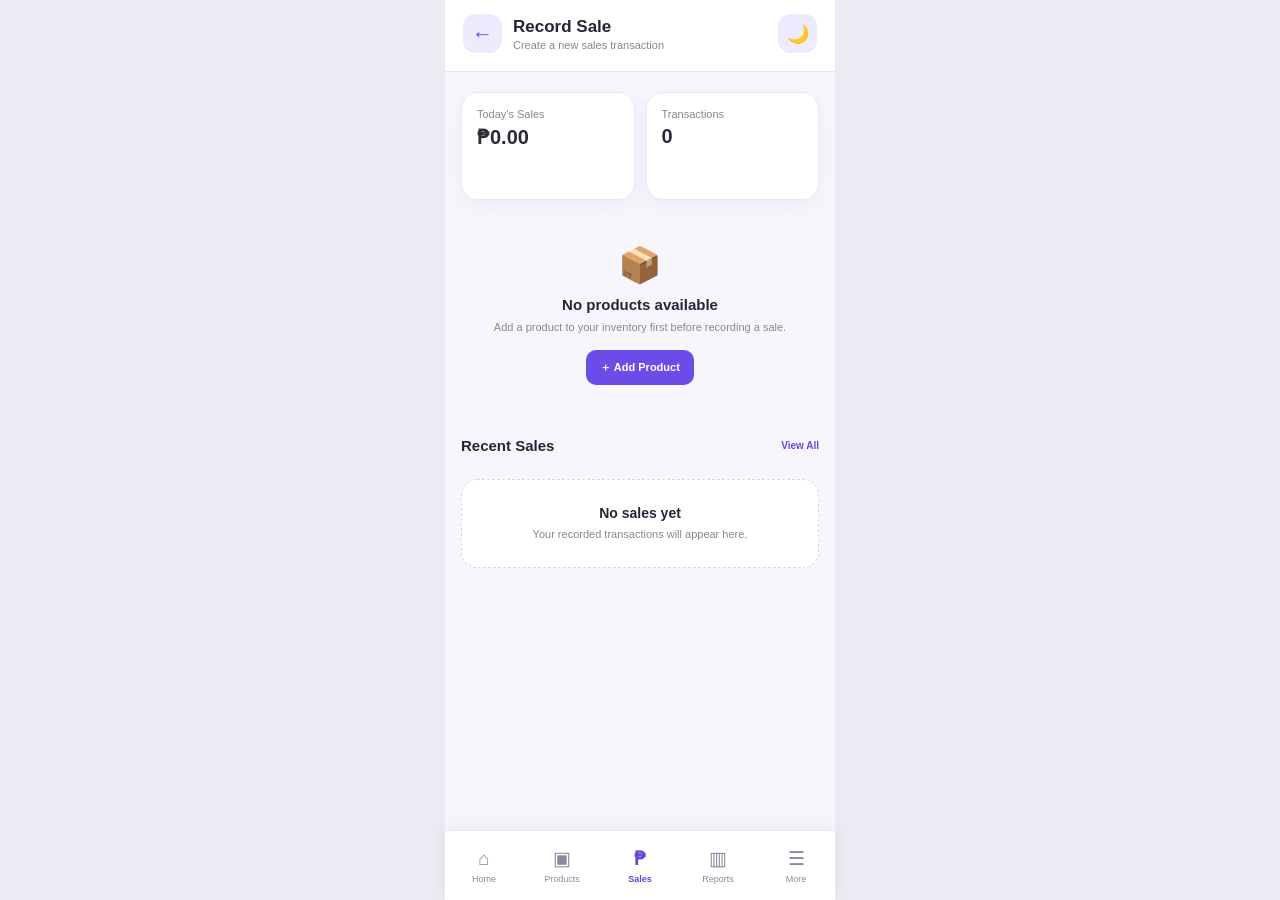
<file: sales.html>
<!DOCTYPE html>
<html lang="en">
<head>
<meta charset="UTF-8">
<meta name="viewport" content="width=device-width, initial-scale=1.0">

<title>Vendora - Record Sale</title>

<style>
* {
    box-sizing: border-box;
}

html,
body {
    margin: 0;
    padding: 0;
    min-height: 100%;
}

body {
    font-family:
        Inter,
        -apple-system,
        BlinkMacSystemFont,
        "Segoe UI",
        Roboto,
        Arial,
        sans-serif;

    background: #eceaf2;
    color: #282438;

    display: flex;
    justify-content: center;
    align-items: flex-start;

    overflow-x: hidden;

    transition:
        background .25s ease,
        color .25s ease;
}

.app {
    width: 390px;
    max-width: 100%;
    min-height: 100vh;

    background: #f8f7fc;

    padding-bottom: 30px;

    transition:
        background .25s ease;
}

@media (max-width: 599px) {
    body {
        background: #f8f7fc;
    }

    .app {
        width: 100%;
        max-width: 390px;
    }
}

/* =========================================================
   DARK MODE
========================================================= */

body.dark {
    background: #111019;
    color: #f5f2fa;
}

body.dark .app {
    background: #15131e;
}

body.dark .header {
    background: #15131e;
    border-color: #2b2737;
}

body.dark .form-card,
body.dark .summary-card,
body.dark .input-wrap,
body.dark .sale-item,
body.dark .empty-state {
    background: #211e2b;
    border-color: #332e40;
}

body.dark .page-title,
body.dark .form-title,
body.dark .summary-value {
    color: #f5f2fa;
}

body.dark .page-subtitle,
body.dark .field-help,
body.dark .summary-label,
body.dark .sale-meta,
body.dark .empty-state p {
    color: #aaa4b4;
}

body.dark input,
body.dark select {
    color: #f5f2fa;
}

body.dark input::placeholder {
    color: #817b8c;
}

body.dark .theme-button,
body.dark .back-btn {
    background: #29243a;
}

body.dark .theme-button {
    color: #f3ce61;
}

body.dark .back-btn {
    color: #a995ff;
}

body.dark .sale-icon {
    background: #2b2540;
}

/* =========================================================
   HEADER
========================================================= */

.header {
    padding: 17px 18px;

    background: #f8f7fc;

    border-bottom: 1px solid #ebe8f2;

    position: sticky;
    top: 0;

    z-index: 30;
}

.header-row {
    display: flex;
    align-items: center;
    justify-content: space-between;

    gap: 12px;
}

.header-left {
    display: flex;
    align-items: center;

    gap: 11px;
}

.back-btn {
    width: 39px;
    height: 39px;

    border: 0;
    border-radius: 12px;

    background: #efebff;
    color: #6545d8;

    display: grid;
    place-items: center;

    font-size: 21px;
    font-weight: 700;

    cursor: pointer;

    text-decoration: none;
}

.page-title {
    margin: 0;

    font-size: 20px;
    font-weight: 800;

    letter-spacing: -.4px;
}

.page-subtitle {
    margin: 2px 0 0;

    color: #898493;

    font-size: 11px;
}

.theme-button {
    width: 39px;
    height: 39px;

    border: 0;
    border-radius: 12px;

    background: #efebff;

    color: #6545d8;

    font-size: 18px;

    cursor: pointer;

    display: grid;
    place-items: center;
}

/* =========================================================
   MAIN
========================================================= */

.main {
    padding: 18px;
}

/* =========================================================
   SUMMARY
========================================================= */

.summary-grid {
    display: grid;

    grid-template-columns:
        1fr 1fr;

    gap: 10px;

    margin-bottom: 15px;
}

.summary-card {
    background: #fff;

    border: 1px solid #ebe8f2;

    border-radius: 15px;

    padding: 13px;

    transition:
        background .25s ease,
        border-color .25s ease;
}

.summary-label {
    display: block;

    color: #8a8493;

    font-size: 10px;

    margin-bottom: 5px;
}

.summary-value {
    color: #2d2938;

    font-size: 18px;
    font-weight: 800;
}

/* =========================================================
   FORM
========================================================= */

.form-card {
    background: #fff;

    border: 1px solid #ebe8f2;

    border-radius: 19px;

    padding: 18px;

    transition:
        background .25s ease,
        border-color .25s ease;
}

.form-title {
    margin: 0 0 5px;

    color: #2d2938;

    font-size: 16px;
    font-weight: 800;
}

.form-description {
    margin: 0 0 20px;

    color: #898493;

    font-size: 11px;

    line-height: 1.5;
}

/* =========================================================
   FORM GROUP
========================================================= */

.form-group {
    margin-bottom: 17px;
}

.field-label {
    display: block;

    margin-bottom: 7px;

    color: #393444;

    font-size: 12px;
    font-weight: 750;
}

.required {
    color: #d94d58;
}

/* =========================================================
   INPUT
========================================================= */

.input-wrap {
    display: flex;
    align-items: center;

    min-height: 46px;

    background: #faf9fc;

    border: 1px solid #e5e1ec;

    border-radius: 12px;

    overflow: hidden;

    transition:
        border-color .2s ease,
        background .2s ease;
}

.input-wrap:focus-within {
    border-color: #8061eb;

    box-shadow:
        0 0 0 3px rgba(108, 76, 232, .08);
}

.input-wrap input,
.input-wrap select {
    width: 100%;

    min-height: 44px;

    padding: 0 13px;

    border: 0;
    outline: 0;

    background: transparent;

    color: #282438;

    font-family: inherit;

    font-size: 13px;
}

.input-wrap select {
    cursor: pointer;
}

/* =========================================================
   PRODUCT SELECT
========================================================= */

.product-option {
    display: flex;
    align-items: center;
}

.selected-product {
    display: none;

    margin-top: 8px;

    padding: 9px 11px;

    background: #f0ecff;

    border-radius: 11px;

    color: #6344d5;

    font-size: 10px;
    font-weight: 650;
}

.selected-product.show {
    display: block;
}

body.dark .selected-product {
    background: #2a2440;
    color: #a995ff;
}

/* =========================================================
   TWO COLUMN
========================================================= */

.form-row {
    display: grid;

    grid-template-columns:
        1fr 1fr;

    gap: 10px;
}

/* =========================================================
   PRICE DISPLAY
========================================================= */

.price-preview {
    margin-top: 7px;

    color: #6545d8;

    font-size: 10px;
    font-weight: 700;
}

/* =========================================================
   TOTAL
========================================================= */

.total-box {
    margin-top: 5px;

    padding: 15px;

    background: #f0ecff;

    border-radius: 15px;

    display: flex;
    align-items: center;
    justify-content: space-between;

    gap: 10px;
}

body.dark .total-box {
    background: #2a2440;
}

.total-label {
    color: #736c82;

    font-size: 11px;
}

body.dark .total-label {
    color: #aaa3b8;
}

.total-value {
    color: #6344d5;

    font-size: 20px;
    font-weight: 850;
}

/* =========================================================
   PAYMENT METHOD
========================================================= */

.payment-grid {
    display: grid;

    grid-template-columns:
        repeat(3, 1fr);

    gap: 7px;
}

.payment-option {
    min-height: 43px;

    border: 1px solid #e4e0eb;

    border-radius: 11px;

    background: #faf9fc;

    color: #777180;

    font-family: inherit;

    font-size: 10px;
    font-weight: 700;

    cursor: pointer;

    transition: .18s ease;
}

.payment-option.active {
    background: #f0ebff;

    border-color: #7051df;

    color: #6545d8;
}

body.dark .payment-option {
    background: #211e2b;
    border-color: #393344;
    color: #aaa4b4;
}

body.dark .payment-option.active {
    background: #302651;
    border-color: #8062ed;
    color: #ad9aff;
}

/* =========================================================
   NOTE
========================================================= */

textarea {
    width: 100%;

    min-height: 80px;

    padding: 12px;

    resize: vertical;

    border: 1px solid #e5e1ec;

    border-radius: 12px;

    background: #faf9fc;

    color: #282438;

    font-family: inherit;

    font-size: 12px;

    outline: none;
}

textarea:focus {
    border-color: #8061eb;

    box-shadow:
        0 0 0 3px rgba(108, 76, 232, .08);
}

body.dark textarea {
    background: #211e2b;
    border-color: #332e40;
    color: #f5f2fa;
}

/* =========================================================
   ACTIONS
========================================================= */

.actions {
    display: grid;

    grid-template-columns:
        1fr 1.3fr;

    gap: 9px;

    margin-top: 20px;
}

.cancel-btn,
.save-btn {
    min-height: 47px;

    border: 0;

    border-radius: 13px;

    font-family: inherit;

    font-size: 13px;
    font-weight: 750;

    cursor: pointer;

    text-decoration: none;

    display: flex;
    align-items: center;
    justify-content: center;

    transition: .18s ease;
}

.cancel-btn {
    background: #efedf3;

    color: #666171;
}

.save-btn {
    background: #6c4ce8;

    color: #fff;

    box-shadow:
        0 8px 18px rgba(108, 76, 232, .18);
}

.cancel-btn:hover {
    background: #e6e3eb;
}

.save-btn:hover {
    background: #5d3fd0;
}

.cancel-btn:active,
.save-btn:active {
    transform: scale(.985);
}

/* =========================================================
   RECENT SALES
========================================================= */

.recent-section {
    margin-top: 22px;
}

.section-heading {
    display: flex;
    align-items: center;
    justify-content: space-between;

    margin-bottom: 10px;
}

.section-heading h2 {
    margin: 0;

    font-size: 15px;
    font-weight: 800;
}

.section-heading a {
    color: #6848da;

    font-size: 10px;
    font-weight: 700;

    text-decoration: none;
}

.sale-list {
    display: grid;
    gap: 8px;
}

.sale-item {
    background: #fff;

    border: 1px solid #ebe8f2;

    border-radius: 14px;

    padding: 11px;

    display: flex;
    align-items: center;

    gap: 10px;
}

.sale-icon {
    width: 38px;
    height: 38px;

    flex: 0 0 38px;

    border-radius: 11px;

    background: #f0ecff;

    display: grid;
    place-items: center;

    font-size: 18px;
}

.sale-info {
    flex: 1;
    min-width: 0;
}

.sale-name {
    margin: 0 0 3px;

    font-size: 11px;
    font-weight: 750;

    white-space: nowrap;
    overflow: hidden;
    text-overflow: ellipsis;
}

.sale-meta {
    margin: 0;

    color: #918b9b;

    font-size: 9px;
}

.sale-total {
    color: #6244d3;

    font-size: 12px;
    font-weight: 800;
}

/* =========================================================
   EMPTY
========================================================= */

.empty-state {
    background: #fff;

    border: 1px dashed #ddd8e8;

    border-radius: 16px;

    padding: 25px 15px;

    text-align: center;

    margin-top: 15px;
}

.empty-state h3 {
    margin: 0 0 5px;

    font-size: 14px;
}

.empty-state p {
    margin: 0;

    color: #8b8594;

    font-size: 11px;

    line-height: 1.5;
}

/* =========================================================
   ERROR
========================================================= */

.error-message {
    display: none;

    margin-top: 6px;

    color: #d94d58;

    font-size: 10px;
}

.form-group.error .input-wrap {
    border-color: #d94d58;
}

.form-group.error .error-message {
    display: block;
}

/* =========================================================
   TOAST
========================================================= */

.toast {
    position: fixed;

    left: 50%;
    bottom: 24px;

    width: 350px;
    max-width: calc(100% - 30px);

    transform:
        translate(-50%, 100px);

    background: #282438;

    color: #fff;

    padding: 13px 15px;

    border-radius: 13px;

    font-size: 12px;
    font-weight: 650;

    text-align: center;

    opacity: 0;

    z-index: 100;

    transition:
        transform .25s ease,
        opacity .25s ease;
}

.toast.show {
    transform:
        translate(-50%, 0);

    opacity: 1;
}

/* =========================================================
   NO PRODUCTS
========================================================= */

.no-products {
    display: none;

    text-align: center;

    padding: 30px 10px;
}

.no-products.show {
    display: block;
}

.no-products-icon {
    font-size: 35px;

    margin-bottom: 10px;
}

.no-products h3 {
    margin: 0 0 6px;

    font-size: 15px;
}

.no-products p {
    margin: 0 0 14px;

    color: #8c8695;

    font-size: 11px;

    line-height: 1.5;
}

.add-product-link {
    display: inline-flex;

    padding: 10px 14px;

    border-radius: 10px;

    background: #6c4ce8;

    color: #fff;

    text-decoration: none;

    font-size: 11px;
    font-weight: 750;
}

/* =========================================================
   SMALL SCREEN
========================================================= */

@media (max-width: 350px) {

    .main {
        padding: 14px;
    }

    .header {
        padding-left: 14px;
        padding-right: 14px;
    }
}

/* =========================================================
   HOME.HTML MATCHING LAYOUT
   Same 390px mobile shell, spacing, and bottom navigation
========================================================= */

body{
    background:#eceaf2;
}

.app{
    width:390px;
    max-width:100%;
    min-height:100vh;
    background:#f7f6fc;
    position:relative;
    padding-bottom:82px;
}

.header{
    height:72px;
    padding:14px 18px;
    background:#ffffff;
    border-bottom:1px solid #ebe8f5;
}

.main{
    padding:20px 16px 95px;
}

/* Keep the sales page title but use Home's compact sizing */
.page-title{
    font-size:17px;
    letter-spacing:0;
}

.page-subtitle{
    font-size:11px;
}

/* Summary cards use the same dimensions as Home cards */
.summary-grid{
    gap:11px;
    margin-bottom:15px;
}

.summary-card{
    min-height:108px;
    padding:15px;
    border-radius:17px;
    box-shadow:0 6px 18px rgba(67,54,130,.05);
}

.summary-label{
    font-size:11px;
}

.summary-value{
    font-size:20px;
}

/* Sales form follows the same width/spacing rhythm as Home */
.form-card{
    border-radius:17px;
    padding:15px;
    box-shadow:0 6px 18px rgba(67,54,130,.04);
}

.form-title{
    font-size:15px;
}

.form-description{
    font-size:11px;
}

/* Home-style fixed bottom navigation */
.bottom{
    position:fixed;
    bottom:0;
    left:50%;
    transform:translateX(-50%);
    width:390px;
    max-width:100%;
    height:70px;
    background:#fff;
    border-top:1px solid #ebe8f5;
    display:grid;
    grid-template-columns:repeat(5,1fr);
    z-index:1000;
    box-shadow:0 -4px 15px rgba(67,54,130,.06);
}

.nav{
    display:flex;
    flex-direction:column;
    align-items:center;
    justify-content:center;
    gap:4px;
    text-decoration:none;
    color:#8b879d;
    font-size:9px;
    transition:color .2s ease;
}

.nav span{
    font-size:19px;
}

.nav.active{
    color:#5b4bd8;
    font-weight:700;
}

/* Dark mode matching Home */
body.dark{
    background:#11101a;
}

body.dark .app{
    background:#18172a;
}

body.dark .header{
    background:#211f35;
    border-color:#34314f;
}

body.dark .bottom{
    background:#211f35;
    border-color:#34314f;
}

body.dark .nav{
    color:#9691aa;
}

body.dark .nav.active{
    color:#a99aff;
}

@media(max-width:599px){
    body{
        background:#f7f6fc;
    }

    body.dark{
        background:#18172a;
    }

    .app{
        width:100%;
        max-width:390px;
    }

    .bottom{
        width:100%;
        max-width:390px;
    }
}

</style>
</head>

<body>

<div class="app">

    <!-- =====================================================
         HEADER
    ====================================================== -->

    <header class="header">

        <div class="header-row">

            <div class="header-left">

                <a
                    href="home.html"
                    class="back-btn"
                    aria-label="Back to home"
                >
                    ←
                </a>

                <div>

                    <h1 class="page-title">
                        Record Sale
                    </h1>

                    <p class="page-subtitle">
                        Create a new sales transaction
                    </p>

                </div>

            </div>

            <button
                type="button"
                class="theme-button"
                id="themeButton"
            >
                🌙
            </button>

        </div>

    </header>


    <!-- =====================================================
         MAIN
    ====================================================== -->

    <main class="main">


        <!-- SUMMARY -->

        <div class="summary-grid">

            <div class="summary-card">

                <span class="summary-label">
                    Today's Sales
                </span>

                <div
                    class="summary-value"
                    id="todaySales"
                >
                    ₱0.00
                </div>

            </div>


            <div class="summary-card">

                <span class="summary-label">
                    Transactions
                </span>

                <div
                    class="summary-value"
                    id="todayTransactions"
                >
                    0
                </div>

            </div>

        </div>


        <!-- =================================================
             SALE FORM
        ================================================== -->

        <form
            id="saleForm"
            class="form-card"
            novalidate
        >

            <h2 class="form-title">
                Sale Information
            </h2>

            <p class="form-description">
                Select a product, enter the quantity sold,
                and save the transaction.
            </p>


            <!-- PRODUCT -->

            <div
                class="form-group"
                id="productGroup"
            >

                <label
                    class="field-label"
                    for="productSelect"
                >
                    Product
                    <span class="required">*</span>
                </label>

                <div class="input-wrap">

                    <select
                        id="productSelect"
                    >

                        <option value="">
                            Select a product
                        </option>

                    </select>

                </div>

                <div
                    class="selected-product"
                    id="selectedProduct"
                ></div>

                <span class="error-message">
                    Please select a product.
                </span>

            </div>


            <!-- QUANTITY -->

            <div
                class="form-group"
                id="quantityGroup"
            >

                <label
                    class="field-label"
                    for="quantity"
                >
                    Quantity Sold
                    <span class="required">*</span>
                </label>

                <div class="input-wrap">

                    <input
                        type="number"
                        id="quantity"
                        min="1"
                        step="1"
                        value="1"
                        inputmode="numeric"
                    >

                </div>

                <span
                    class="field-help"
                    id="stockHelp"
                >
                    Select a product first.
                </span>

                <span class="error-message">
                    Please enter a valid quantity.
                </span>

            </div>


            <!-- PRICE + PAYMENT -->

            <div class="form-row">

                <div class="form-group">

                    <label
                        class="field-label"
                        for="unitPrice"
                    >
                        Unit Price
                    </label>

                    <div class="input-wrap">

                        <input
                            type="number"
                            id="unitPrice"
                            readonly
                        >

                    </div>

                    <div
                        class="price-preview"
                        id="pricePreview"
                    >
                        ₱0.00 each
                    </div>

                </div>


                <div class="form-group">

                    <label
                        class="field-label"
                        for="saleDate"
                    >
                        Date
                    </label>

                    <div class="input-wrap">

                        <input
                            type="date"
                            id="saleDate"
                        >

                    </div>

                </div>

            </div>


            <!-- TOTAL -->

            <div class="total-box">

                <span class="total-label">
                    Total Amount
                </span>

                <strong
                    class="total-value"
                    id="totalAmount"
                >
                    ₱0.00
                </strong>

            </div>


            <!-- PAYMENT -->

            <div
                class="form-group"
                style="margin-top:18px;"
            >

                <label class="field-label">
                    Payment Method
                </label>

                <div class="payment-grid">

                    <button
                        type="button"
                        class="payment-option active"
                        data-payment="Cash"
                    >
                        💵 Cash
                    </button>

                    <button
                        type="button"
                        class="payment-option"
                        data-payment="GCash"
                    >
                        📱 GCash
                    </button>

                    <button
                        type="button"
                        class="payment-option"
                        data-payment="Other"
                    >
                        💳 Other
                    </button>

                </div>

            </div>


            <!-- NOTE -->

            <div class="form-group">

                <label
                    class="field-label"
                    for="note"
                >
                    Note
                </label>

                <textarea
                    id="note"
                    placeholder="Optional note..."
                    maxlength="200"
                ></textarea>

            </div>


            <!-- ACTIONS -->

            <div class="actions">

                <a
                    href="home.html"
                    class="cancel-btn"
                >
                    Cancel
                </a>

                <button
                    type="submit"
                    class="save-btn"
                >
                    Record Sale
                </button>

            </div>

        </form>


        <!-- =================================================
             NO PRODUCTS
        ================================================== -->

        <section
            class="no-products"
            id="noProducts"
        >

            <div class="no-products-icon">
                📦
            </div>

            <h3>
                No products available
            </h3>

            <p>
                Add a product to your inventory first
                before recording a sale.
            </p>

            <a
                href="add-product.html"
                class="add-product-link"
            >
                ＋ Add Product
            </a>

        </section>


        <!-- =================================================
             RECENT SALES
        ================================================== -->

        <section class="recent-section">

            <div class="section-heading">

                <h2>
                    Recent Sales
                </h2>

                <a href="sales-history.html">
                    View All
                </a>

            </div>

            <div
                class="sale-list"
                id="recentSales"
            ></div>

            <div
                class="empty-state"
                id="emptySales"
            >

                <h3>
                    No sales yet
                </h3>

                <p>
                    Your recorded transactions will
                    appear here.
                </p>

            </div>

        </section>

    </main>

</div>



    <!-- =====================================================
         BOTTOM NAVIGATION — SAME AS HOME.HTML
    ====================================================== -->
    <nav class="bottom">

        <a class="nav" href="home.html">
            <span>⌂</span>
            Home
        </a>

        <a class="nav" href="products.html">
            <span>▣</span>
            Products
        </a>

        <a class="nav active" href="sales.html">
            <span>₱</span>
            Sales
        </a>

        <a class="nav" href="reports.html">
            <span>▥</span>
            Reports
        </a>

        <a class="nav" href="settings.html">
            <span>☰</span>
            More
        </a>

    </nav>


<!-- =========================================================
     TOAST
========================================================= -->

<div
    class="toast"
    id="toast"
>
    Sale recorded successfully!
</div>


<script>
/* =========================================================
   VENDORA SALES
========================================================= */

const PRODUCTS_KEY =
    "vendora_products_v1";

const SALES_KEY =
    "vendora_sales_v1";

const THEME_KEY =
    "vendora_theme_v1";


/* =========================================================
   ELEMENTS
========================================================= */

const saleForm =
    document.getElementById(
        "saleForm"
    );

const productSelect =
    document.getElementById(
        "productSelect"
    );

const quantityInput =
    document.getElementById(
        "quantity"
    );

const unitPriceInput =
    document.getElementById(
        "unitPrice"
    );

const saleDateInput =
    document.getElementById(
        "saleDate"
    );

const totalAmount =
    document.getElementById(
        "totalAmount"
    );

const pricePreview =
    document.getElementById(
        "pricePreview"
    );

const selectedProduct =
    document.getElementById(
        "selectedProduct"
    );

const stockHelp =
    document.getElementById(
        "stockHelp"
    );

const productGroup =
    document.getElementById(
        "productGroup"
    );

const quantityGroup =
    document.getElementById(
        "quantityGroup"
    );

const todaySales =
    document.getElementById(
        "todaySales"
    );

const todayTransactions =
    document.getElementById(
        "todayTransactions"
    );

const recentSales =
    document.getElementById(
        "recentSales"
    );

const emptySales =
    document.getElementById(
        "emptySales"
    );

const noProducts =
    document.getElementById(
        "noProducts"
    );

const toast =
    document.getElementById(
        "toast"
    );

const themeButton =
    document.getElementById(
        "themeButton"
    );


let selectedPayment = "Cash";


/* =========================================================
   GET PRODUCTS
========================================================= */

function getProducts() {

    try {

        const saved =
            localStorage.getItem(
                PRODUCTS_KEY
            );

        if (!saved) {
            return [];
        }

        const products =
            JSON.parse(saved);

        return Array.isArray(products)
            ? products
            : [];

    } catch (error) {

        console.error(
            "Unable to read products:",
            error
        );

        return [];
    }
}


/* =========================================================
   SAVE PRODUCTS
========================================================= */

function saveProducts(products) {

    localStorage.setItem(
        PRODUCTS_KEY,
        JSON.stringify(products)
    );
}


/* =========================================================
   GET SALES
========================================================= */

function getSales() {

    try {

        const saved =
            localStorage.getItem(
                SALES_KEY
            );

        if (!saved) {
            return [];
        }

        const sales =
            JSON.parse(saved);

        return Array.isArray(sales)
            ? sales
            : [];

    } catch (error) {

        console.error(
            "Unable to read sales:",
            error
        );

        return [];
    }
}


/* =========================================================
   SAVE SALES
========================================================= */

function saveSales(sales) {

    localStorage.setItem(
        SALES_KEY,
        JSON.stringify(sales)
    );
}


/* =========================================================
   GET PRODUCT ID
========================================================= */

function getProductId(
    product,
    index
) {

    return String(
        product.id ??
        product.productId ??
        product._id ??
        index
    );
}


/* =========================================================
   GET PRODUCT NAME
========================================================= */

function getProductName(product) {

    return (
        product.name ??
        product.productName ??
        product.title ??
        "Unnamed Product"
    );
}


/* =========================================================
   GET PRODUCT PRICE
========================================================= */

function getProductPrice(product) {

    const value =
        product.price ??
        product.sellingPrice ??
        product.unitPrice ??
        0;

    const number =
        Number(value);

    return Number.isFinite(number)
        ? number
        : 0;
}


/* =========================================================
   GET PRODUCT STOCK
========================================================= */

function getProductStock(product) {

    const value =
        product.stock ??
        product.quantity ??
        product.qty ??
        product.inventory ??
        0;

    const number =
        Number(value);

    return Number.isFinite(number)
        ? number
        : 0;
}


/* =========================================================
   GET PRODUCT ICON
========================================================= */

function getProductIcon(product) {

    return (
        product.icon ??
        product.emoji ??
        "📦"
    );
}


/* =========================================================
   FORMAT PRICE
========================================================= */

function formatPrice(value) {

    return new Intl.NumberFormat(
        "en-PH",
        {
            style: "currency",
            currency: "PHP",
            minimumFractionDigits: 2
        }
    ).format(
        Number(value) || 0
    );
}


/* =========================================================
   ESCAPE HTML
========================================================= */

function escapeHTML(value) {

    return String(value)
        .replaceAll("&", "&amp;")
        .replaceAll("<", "&lt;")
        .replaceAll(">", "&gt;")
        .replaceAll('"', "&quot;")
        .replaceAll("'", "&#039;");
}


/* =========================================================
   LOCAL DATE
========================================================= */

function getLocalDate() {

    const now =
        new Date();

    const year =
        now.getFullYear();

    const month =
        String(
            now.getMonth() + 1
        ).padStart(2, "0");

    const day =
        String(
            now.getDate()
        ).padStart(2, "0");

    return `${year}-${month}-${day}`;
}


/* =========================================================
   LOAD PRODUCT OPTIONS
========================================================= */

function loadProducts() {

    const products =
        getProducts();

    productSelect.innerHTML =
        `<option value="">
            Select a product
        </option>`;


    if (products.length === 0) {

        saleForm.style.display =
            "none";

        noProducts.classList.add(
            "show"
        );

        return;
    }


    saleForm.style.display =
        "block";

    noProducts.classList.remove(
        "show"
    );


    products.forEach(
        (product, index) => {

            const id =
                getProductId(
                    product,
                    index
                );

            const name =
                getProductName(
                    product
                );

            const stock =
                getProductStock(
                    product
                );

            const price =
                getProductPrice(
                    product
                );

            const option =
                document.createElement(
                    "option"
                );

            option.value =
                id;

            option.textContent =
                `${name} — ${formatPrice(price)} — Stock: ${stock}`;

            productSelect.appendChild(
                option
            );
        }
    );
}


/* =========================================================
   GET SELECTED PRODUCT
========================================================= */

function getSelectedProduct() {

    const id =
        productSelect.value;

    if (!id) {
        return null;
    }

    const products =
        getProducts();

    const index =
        products.findIndex(
            (product, i) =>
                getProductId(
                    product,
                    i
                ) === String(id)
        );

    if (index === -1) {
        return null;
    }

    return {
        product: products[index],
        index
    };
}


/* =========================================================
   UPDATE PRODUCT PREVIEW
========================================================= */

function updateProductPreview() {

    const result =
        getSelectedProduct();


    if (!result) {

        unitPriceInput.value =
            "";

        pricePreview.textContent =
            "₱0.00 each";

        selectedProduct.classList.remove(
            "show"
        );

        stockHelp.textContent =
            "Select a product first.";

        totalAmount.textContent =
            "₱0.00";

        return;
    }


    const product =
        result.product;

    const name =
        getProductName(product);

    const price =
        getProductPrice(product);

    const stock =
        getProductStock(product);

    const icon =
        getProductIcon(product);


    unitPriceInput.value =
        price.toFixed(2);

    pricePreview.textContent =
        `${formatPrice(price)} each`;


    selectedProduct.innerHTML =
        `${escapeHTML(icon)}
         ${escapeHTML(name)}
         • Available: ${stock}`;

    selectedProduct.classList.add(
        "show"
    );


    stockHelp.textContent =
        `Available stock: ${stock}`;


    quantityInput.max =
        String(
            Math.max(
                stock,
                1
            )
        );


    updateTotal();
}


/* =========================================================
   UPDATE TOTAL
========================================================= */

function updateTotal() {

    const price =
        Number(
            unitPriceInput.value
        ) || 0;

    const quantity =
        Number(
            quantityInput.value
        ) || 0;

    const total =
        price * quantity;

    totalAmount.textContent =
        formatPrice(total);
}


/* =========================================================
   VALIDATION
========================================================= */

function setError(
    group,
    hasError
) {

    group.classList.toggle(
        "error",
        hasError
    );
}


function validateSale() {

    let valid = true;


    /* PRODUCT */

    if (!productSelect.value) {

        setError(
            productGroup,
            true
        );

        valid = false;

    } else {

        setError(
            productGroup,
            false
        );
    }


    /* QUANTITY */

    const quantity =
        Number(
            quantityInput.value
        );

    const result =
        getSelectedProduct();


    if (
        !Number.isInteger(quantity) ||
        quantity <= 0
    ) {

        setError(
            quantityGroup,
            true
        );

        valid = false;

    } else if (
        result &&
        quantity >
            getProductStock(
                result.product
            )
    ) {

        setError(
            quantityGroup,
            true
        );

        stockHelp.textContent =
            `Only ${
                getProductStock(
                    result.product
                )
            } item(s) available.`;

        valid = false;

    } else {

        setError(
            quantityGroup,
            false
        );
    }


    return valid;
}


/* =========================================================
   RECORD SALE
========================================================= */

saleForm.addEventListener(
    "submit",
    function(event) {

        event.preventDefault();


        if (!validateSale()) {
            return;
        }


        const result =
            getSelectedProduct();


        if (!result) {
            return;
        }


        const products =
            getProducts();

        const sales =
            getSales();


        const product =
            result.product;

        const productIndex =
            result.index;


        const quantity =
            Number(
                quantityInput.value
            );

        const price =
            getProductPrice(
                product
            );

        const total =
            price * quantity;


        const currentStock =
            getProductStock(
                product
            );


        if (
            quantity >
            currentStock
        ) {

            alert(
                "Not enough stock available."
            );

            return;
        }


        /* ================================================
           REDUCE STOCK
        ================================================= */

        const updatedProduct = {

            ...product,

            stock:
                currentStock -
                quantity,

            updatedAt:
                new Date().toISOString()

        };


        products[productIndex] =
            updatedProduct;


        /* ================================================
           CREATE SALE
        ================================================= */

        const sale = {

            id:
                `S-${Date.now()}`,

            productId:
                getProductId(
                    product,
                    productIndex
                ),

            productName:
                getProductName(
                    product
                ),

            productIcon:
                getProductIcon(
                    product
                ),

            quantity:
                quantity,

            unitPrice:
                price,

            total:
                Number(
                    total.toFixed(2)
                ),

            paymentMethod:
                selectedPayment,

            date:
                saleDateInput.value ||
                getLocalDate(),

            note:
                document
                    .getElementById("note")
                    .value
                    .trim(),

            createdAt:
                new Date().toISOString()

        };


        /* ================================================
           SAVE
        ================================================= */

        try {

            saveProducts(
                products
            );

            sales.unshift(
                sale
            );

            saveSales(
                sales
            );

        } catch (error) {

            console.error(
                error
            );

            alert(
                "Unable to save the sale. Please try again."
            );

            return;
        }


        showToast(
            "Sale recorded successfully!"
        );


        setTimeout(
            function() {

                resetForm();

                loadProducts();

                renderRecentSales();

                updateSummary();

            },
            500
        );

    }
);


/* =========================================================
   RESET FORM
========================================================= */

function resetForm() {

    saleForm.reset();

    saleDateInput.value =
        getLocalDate();

    selectedPayment =
        "Cash";


    document
        .querySelectorAll(
            ".payment-option"
        )
        .forEach(button => {

            button.classList.toggle(
                "active",
                button.dataset.payment ===
                "Cash"
            );

        });


    unitPriceInput.value =
        "";

    pricePreview.textContent =
        "₱0.00 each";

    selectedProduct.classList.remove(
        "show"
    );

    stockHelp.textContent =
        "Select a product first.";

    totalAmount.textContent =
        "₱0.00";


    setError(
        productGroup,
        false
    );

    setError(
        quantityGroup,
        false
    );
}


/* =========================================================
   PRODUCT CHANGE
========================================================= */

productSelect.addEventListener(
    "change",
    function() {

        setError(
            productGroup,
            false
        );

        updateProductPreview();

    }
);


/* =========================================================
   QUANTITY CHANGE
========================================================= */

quantityInput.addEventListener(
    "input",
    function() {

        setError(
            quantityGroup,
            false
        );

        updateTotal();

    }
);


/* =========================================================
   PAYMENT BUTTONS
========================================================= */

document
    .querySelectorAll(
        ".payment-option"
    )
    .forEach(button => {

        button.addEventListener(
            "click",
            function() {

                document
                    .querySelectorAll(
                        ".payment-option"
                    )
                    .forEach(
                        item =>
                            item.classList.remove(
                                "active"
                            )
                    );


                this.classList.add(
                    "active"
                );


                selectedPayment =
                    this.dataset.payment;

            }
        );

    });


/* =========================================================
   TODAY'S SUMMARY
========================================================= */

function updateSummary() {

    const sales =
        getSales();

    const today =
        getLocalDate();


    const todaysSales =
        sales.filter(
            sale =>
                sale.date === today
        );


    const total =
        todaysSales.reduce(
            (
                sum,
                sale
            ) =>
                sum +
                Number(
                    sale.total
                ),
            0
        );


    todaySales.textContent =
        formatPrice(total);


    todayTransactions.textContent =
        String(
            todaysSales.length
        );
}


/* =========================================================
   RECENT SALES
========================================================= */

function renderRecentSales() {

    const sales =
        getSales();


    recentSales.innerHTML =
        "";


    if (
        sales.length === 0
    ) {

        emptySales.style.display =
            "block";

        return;
    }


    emptySales.style.display =
        "none";


    sales
        .slice(0, 5)
        .forEach(
            sale => {

                const item =
                    document.createElement(
                        "div"
                    );

                item.className =
                    "sale-item";


                item.innerHTML = `

                    <div class="sale-icon">
                        ${escapeHTML(
                            sale.productIcon ||
                            "📦"
                        )}
                    </div>

                    <div class="sale-info">

                        <p class="sale-name">
                            ${escapeHTML(
                                sale.productName ||
                                "Product"
                            )}
                        </p>

                        <p class="sale-meta">
                            ${Number(
                                sale.quantity
                            )} item(s)
                            •
                            ${escapeHTML(
                                sale.paymentMethod ||
                                "Cash"
                            )}
                        </p>

                    </div>

                    <div class="sale-total">
                        ${formatPrice(
                            sale.total
                        )}
                    </div>

                `;


                recentSales.appendChild(
                    item
                );
            }
        );
}


/* =========================================================
   TOAST
========================================================= */

function showToast(message) {

    toast.textContent =
        message;

    toast.classList.add(
        "show"
    );


    setTimeout(
        function() {

            toast.classList.remove(
                "show"
            );

        },
        1800
    );
}


/* =========================================================
   DARK MODE
========================================================= */

function applyTheme() {

    const theme =
        localStorage.getItem(
            THEME_KEY
        );


    const isDark =
        theme === "dark";


    document.body.classList.toggle(
        "dark",
        isDark
    );


    themeButton.textContent =
        isDark
            ? "☀️"
            : "🌙";
}


themeButton.addEventListener(
    "click",
    function() {

        const isDark =
            document.body.classList.contains(
                "dark"
            );


        localStorage.setItem(
            THEME_KEY,
            isDark
                ? "light"
                : "dark"
        );


        applyTheme();

    }
);


/* =========================================================
   STORAGE SYNC
========================================================= */

window.addEventListener(
    "storage",
    function(event) {

        if (
            event.key === PRODUCTS_KEY
        ) {

            loadProducts();

            updateProductPreview();

        }


        if (
            event.key === SALES_KEY
        ) {

            renderRecentSales();

            updateSummary();

        }


        if (
            event.key === THEME_KEY
        ) {

            applyTheme();

        }

    }
);


/* =========================================================
   INITIALIZE
========================================================= */

saleDateInput.value =
    getLocalDate();

applyTheme();

loadProducts();

renderRecentSales();

updateSummary();

</script>

</body>
</html>
</file>
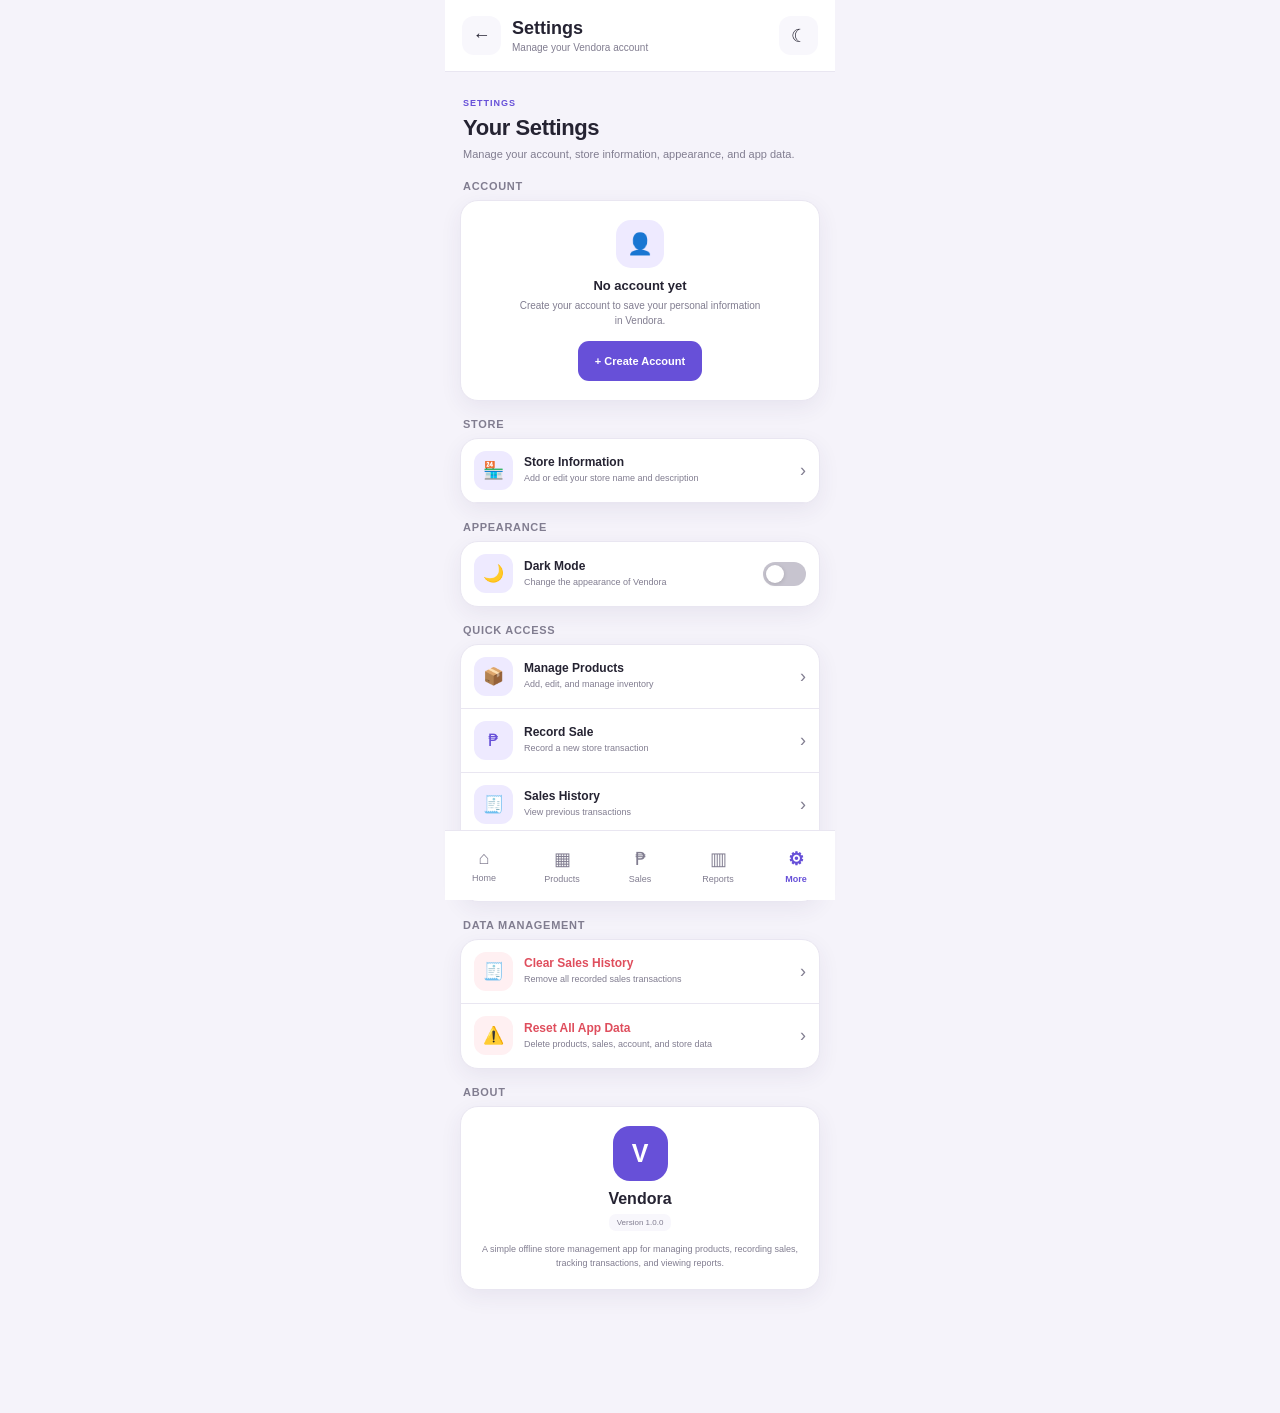
<file: settings.html>
<!DOCTYPE html>
<html lang="en">
<head>
<meta charset="UTF-8">
<meta name="viewport" content="width=device-width, initial-scale=1.0">
<meta name="theme-color" content="#6750d8">
<title>Vendora — Settings</title>

<style>
*{
    box-sizing:border-box;
    margin:0;
    padding:0;
}

:root{
    --primary:#6750d8;
    --primary-dark:#5140bd;
    --primary-soft:#eeeaff;
    --accent:#f5c542;
    --bg:#f5f3fa;
    --surface:#ffffff;
    --surface-2:#f8f7fc;
    --text:#252332;
    --muted:#817d90;
    --border:#e9e6f1;
    --danger:#df4e5d;
    --success:#22a06b;
    --shadow:0 7px 22px rgba(50,40,100,.07);
}

body.dark{
    --bg:#15141c;
    --surface:#211f2b;
    --surface-2:#2a2835;
    --text:#f6f4fb;
    --muted:#aaa6b8;
    --border:#393646;
    --primary-soft:#302b50;
    --shadow:0 8px 25px rgba(0,0,0,.25);
}

html,
body{
    min-height:100%;
}

body{
    font-family:Inter,-apple-system,BlinkMacSystemFont,"Segoe UI",Arial,sans-serif;
    background:var(--bg);
    color:var(--text);
    overflow-x:hidden;
}

.app{
    width:390px;
    max-width:100%;
    min-height:100vh;
    margin:0 auto;
    background:var(--bg);
    padding-bottom:86px;
}

/* =========================
   HEADER
========================= */

.header{
    height:72px;
    padding:12px 17px;
    display:flex;
    align-items:center;
    justify-content:space-between;
    background:var(--surface);
    border-bottom:1px solid var(--border);
}

.header-left{
    display:flex;
    align-items:center;
    gap:11px;
}

.back-btn,
.theme-btn{
    width:39px;
    height:39px;
    border:0;
    border-radius:12px;
    background:var(--surface-2);
    color:var(--text);
    cursor:pointer;
    display:grid;
    place-items:center;
    font-size:18px;
}

.back-btn:active,
.theme-btn:active{
    transform:scale(.96);
}

.header-text h1{
    font-size:18px;
    font-weight:800;
}

.header-text p{
    color:var(--muted);
    font-size:10px;
    margin-top:3px;
}

/* =========================
   CONTENT
========================= */

.content{
    padding:18px 15px 20px;
}

.page-intro{
    margin:2px 3px 17px;
}

.page-intro small{
    color:var(--primary);
    font-size:9px;
    font-weight:800;
    letter-spacing:1px;
}

.page-intro h2{
    font-size:22px;
    margin-top:5px;
    letter-spacing:-.4px;
}

.page-intro p{
    color:var(--muted);
    font-size:11px;
    margin-top:5px;
    line-height:1.5;
}

/* =========================
   ACCOUNT CARD
========================= */

.account-card{
    background:linear-gradient(135deg,#6750d8,#826de6);
    color:white;
    border-radius:21px;
    padding:17px;
    display:flex;
    align-items:center;
    gap:13px;
    box-shadow:0 12px 28px rgba(103,80,216,.22);
    margin-bottom:18px;
}

.account-avatar{
    width:52px;
    height:52px;
    flex:0 0 52px;
    border-radius:17px;
    background:rgba(255,255,255,.17);
    border:1px solid rgba(255,255,255,.22);
    display:grid;
    place-items:center;
    font-size:21px;
    font-weight:800;
}

.account-info{
    min-width:0;
    flex:1;
}

.account-info h3{
    font-size:15px;
    white-space:nowrap;
    overflow:hidden;
    text-overflow:ellipsis;
}

.account-info p{
    font-size:10px;
    opacity:.8;
    margin-top:4px;
    white-space:nowrap;
    overflow:hidden;
    text-overflow:ellipsis;
}

.account-action{
    border:1px solid rgba(255,255,255,.3);
    background:rgba(255,255,255,.13);
    color:white;
    border-radius:10px;
    padding:8px 10px;
    font-size:9px;
    font-weight:700;
    cursor:pointer;
}

/* =========================
   SECTION
========================= */

.section{
    margin-bottom:17px;
}

.section-title{
    font-size:11px;
    font-weight:800;
    margin:0 3px 8px;
    color:var(--muted);
    text-transform:uppercase;
    letter-spacing:.7px;
}

/* =========================
   SETTINGS CARD
========================= */

.settings-card{
    background:var(--surface);
    border:1px solid var(--border);
    border-radius:18px;
    overflow:hidden;
    box-shadow:var(--shadow);
}

.setting-row{
    width:100%;
    min-height:64px;
    padding:11px 13px;
    border:0;
    border-bottom:1px solid var(--border);
    background:transparent;
    color:var(--text);
    display:flex;
    align-items:center;
    gap:11px;
    text-align:left;
    cursor:pointer;
}

.setting-row:last-child{
    border-bottom:0;
}

.setting-row:active{
    background:var(--surface-2);
}

.setting-icon{
    width:39px;
    height:39px;
    flex:0 0 39px;
    border-radius:12px;
    background:var(--primary-soft);
    color:var(--primary);
    display:grid;
    place-items:center;
    font-size:17px;
}

.setting-info{
    min-width:0;
    flex:1;
}

.setting-name{
    font-size:12px;
    font-weight:750;
}

.setting-description{
    color:var(--muted);
    font-size:9px;
    margin-top:3px;
    line-height:1.35;
}

.arrow{
    color:var(--muted);
    font-size:18px;
}

/* =========================
   DARK MODE
========================= */

.toggle{
    width:43px;
    height:24px;
    border:0;
    border-radius:20px;
    background:#c7c4cf;
    padding:3px;
    cursor:pointer;
}

.toggle span{
    display:block;
    width:18px;
    height:18px;
    border-radius:50%;
    background:white;
    box-shadow:0 1px 4px rgba(0,0,0,.15);
    transition:.2s;
}

.toggle.active{
    background:var(--primary);
}

.toggle.active span{
    transform:translateX(19px);
}

/* =========================
   EMPTY ACCOUNT
========================= */

.empty-account{
    padding:19px 15px;
    text-align:center;
}

.empty-account .empty-icon{
    width:48px;
    height:48px;
    margin:0 auto 10px;
    border-radius:15px;
    background:var(--primary-soft);
    color:var(--primary);
    display:grid;
    place-items:center;
    font-size:21px;
}

.empty-account strong{
    display:block;
    font-size:13px;
}

.empty-account p{
    color:var(--muted);
    font-size:10px;
    line-height:1.5;
    margin:5px auto 13px;
    max-width:250px;
}

.create-btn{
    border:0;
    border-radius:11px;
    background:var(--primary);
    color:white;
    height:40px;
    padding:0 17px;
    font-size:11px;
    font-weight:700;
    cursor:pointer;
}

/* =========================
   MODAL
========================= */

.modal-backdrop{
    position:fixed;
    inset:0;
    background:rgba(15,12,25,.48);
    display:none;
    align-items:flex-end;
    justify-content:center;
    z-index:100;
}

.modal-backdrop.show{
    display:flex;
}

.modal{
    width:390px;
    max-width:100%;
    max-height:92vh;
    overflow-y:auto;
    background:var(--surface);
    border-radius:23px 23px 0 0;
    padding:20px 17px 25px;
    animation:slideUp .2s ease;
}

@keyframes slideUp{
    from{
        transform:translateY(25px);
        opacity:.5;
    }
    to{
        transform:translateY(0);
        opacity:1;
    }
}

.modal-handle{
    width:38px;
    height:4px;
    border-radius:5px;
    background:var(--border);
    margin:0 auto 17px;
}

.modal-header{
    display:flex;
    justify-content:space-between;
    align-items:center;
    margin-bottom:17px;
}

.modal-header h3{
    font-size:17px;
}

.close-btn{
    width:32px;
    height:32px;
    border:0;
    border-radius:10px;
    background:var(--surface-2);
    color:var(--text);
    cursor:pointer;
    font-size:16px;
}

/* =========================
   FORM
========================= */

.form-group{
    margin-bottom:13px;
}

.form-label{
    display:block;
    font-size:10px;
    font-weight:750;
    margin-bottom:6px;
}

.form-input{
    width:100%;
    height:43px;
    border:1px solid var(--border);
    border-radius:11px;
    background:var(--surface-2);
    color:var(--text);
    padding:0 12px;
    outline:none;
    font-size:11px;
}

.form-input:focus{
    border-color:var(--primary);
}

.form-input::placeholder{
    color:#aaa6b5;
}

.form-actions{
    display:grid;
    grid-template-columns:1fr 1.5fr;
    gap:9px;
    margin-top:17px;
}

.cancel-btn,
.save-btn{
    height:43px;
    border:0;
    border-radius:11px;
    font-size:11px;
    font-weight:700;
    cursor:pointer;
}

.cancel-btn{
    background:var(--surface-2);
    color:var(--text);
}

.save-btn{
    background:var(--primary);
    color:white;
}

/* =========================
   STORE INFO
========================= */

.store-info-preview{
    display:none;
}

.store-info-preview.show{
    display:block;
}

.info-box{
    padding:15px;
    display:flex;
    align-items:center;
    gap:12px;
}

.store-avatar{
    width:45px;
    height:45px;
    border-radius:14px;
    background:var(--primary-soft);
    color:var(--primary);
    display:grid;
    place-items:center;
    font-weight:800;
}

.store-info-text{
    flex:1;
    min-width:0;
}

.store-info-text strong{
    display:block;
    font-size:12px;
    overflow:hidden;
    white-space:nowrap;
    text-overflow:ellipsis;
}

.store-info-text span{
    display:block;
    font-size:9px;
    color:var(--muted);
    margin-top:3px;
    overflow:hidden;
    white-space:nowrap;
    text-overflow:ellipsis;
}

.edit-small{
    border:0;
    border-radius:9px;
    background:var(--primary-soft);
    color:var(--primary);
    padding:8px 10px;
    font-size:9px;
    font-weight:700;
    cursor:pointer;
}

/* =========================
   DANGER
========================= */

.danger .setting-icon{
    background:#fff0f2;
    color:var(--danger);
}

body.dark .danger .setting-icon{
    background:#3b2429;
}

.danger .setting-name{
    color:var(--danger);
}

/* =========================
   ABOUT
========================= */

.about-card{
    background:var(--surface);
    border:1px solid var(--border);
    border-radius:18px;
    padding:19px;
    text-align:center;
    box-shadow:var(--shadow);
}

.about-logo{
    width:55px;
    height:55px;
    margin:0 auto 9px;
    border-radius:17px;
    background:var(--primary);
    color:white;
    display:grid;
    place-items:center;
    font-size:25px;
    font-weight:800;
}

.about-card h3{
    font-size:16px;
}

.version{
    display:inline-block;
    margin-top:6px;
    padding:4px 8px;
    border-radius:7px;
    background:var(--surface-2);
    color:var(--muted);
    font-size:8px;
}

.about-card p{
    color:var(--muted);
    font-size:9px;
    line-height:1.6;
    margin-top:11px;
}

/* =========================
   BOTTOM NAV
========================= */

.bottom-nav{
    position:fixed;
    bottom:0;
    left:50%;
    transform:translateX(-50%);
    width:390px;
    max-width:100%;
    height:70px;
    background:var(--surface);
    border-top:1px solid var(--border);
    display:grid;
    grid-template-columns:repeat(5,1fr);
    z-index:50;
}

.nav-item{
    text-decoration:none;
    color:var(--muted);
    display:flex;
    flex-direction:column;
    align-items:center;
    justify-content:center;
    gap:4px;
    font-size:9px;
}

.nav-item span:first-child{
    font-size:18px;
}

.nav-item.active{
    color:var(--primary);
    font-weight:700;
}

/* =========================
   TOAST
========================= */

.toast{
    position:fixed;
    left:50%;
    bottom:83px;
    transform:translate(-50%,20px);
    background:#27242f;
    color:white;
    padding:10px 14px;
    border-radius:11px;
    font-size:10px;
    opacity:0;
    pointer-events:none;
    transition:.25s;
    z-index:200;
    white-space:nowrap;
}

.toast.show{
    opacity:1;
    transform:translate(-50%,0);
}

/* =========================
   RESPONSIVE
========================= */

@media(max-width:390px){
    .app{
        width:100%;
    }

    .bottom-nav{
        width:100%;
    }

    .modal{
        width:100%;
    }
}
</style>
</head>

<body>

<div class="app">

    <!-- HEADER -->
    <header class="header">

        <div class="header-left">

            <button class="back-btn" onclick="location.href='home.html'">
                ←
            </button>

            <div class="header-text">
                <h1>Settings</h1>
                <p>Manage your Vendora account</p>
            </div>

        </div>

        <button class="theme-btn" id="themeBtn" onclick="toggleTheme()">
            ☾
        </button>

    </header>


    <main class="content">

        <!-- INTRO -->
        <section class="page-intro">

            <small>SETTINGS</small>

            <h2>Your Settings</h2>

            <p>
                Manage your account, store information,
                appearance, and app data.
            </p>

        </section>


        <!-- ACCOUNT -->
        <section class="section">

            <div class="section-title">
                Account
            </div>

            <div class="settings-card">

                <!-- EMPTY ACCOUNT -->
                <div id="emptyAccount" class="empty-account">

                    <div class="empty-icon">
                        👤
                    </div>

                    <strong>
                        No account yet
                    </strong>

                    <p>
                        Create your account to save your
                        personal information in Vendora.
                    </p>

                    <button class="create-btn" onclick="openAccountModal('create')">
                        + Create Account
                    </button>

                </div>


                <!-- ACCOUNT EXISTS -->
                <div id="accountInfo" style="display:none">

                    <div class="info-box">

                        <div class="store-avatar" id="accountAvatar">
                            A
                        </div>

                        <div class="store-info-text">

                            <strong id="accountName">
                                Account Name
                            </strong>

                            <span id="accountEmail">
                                email@example.com
                            </span>

                        </div>

                        <button
                            class="edit-small"
                            onclick="openAccountModal('edit')"
                        >
                            Edit
                        </button>

                    </div>

                </div>

            </div>

        </section>


        <!-- STORE INFORMATION -->
        <section class="section">

            <div class="section-title">
                Store
            </div>

            <div class="settings-card">

                <!-- CLICKABLE ROW -->
                <button
                    class="setting-row"
                    onclick="openStoreModal()"
                >

                    <div class="setting-icon">
                        🏪
                    </div>

                    <div class="setting-info">

                        <div class="setting-name">
                            Store Information
                        </div>

                        <div class="setting-description">
                            Add or edit your store name and description
                        </div>

                    </div>

                    <div class="arrow">
                        ›
                    </div>

                </button>


                <!-- STORE PREVIEW AFTER SAVING -->
                <div
                    class="store-info-preview"
                    id="storePreview"
                >

                    <div class="info-box">

                        <div class="store-avatar">
                            V
                        </div>

                        <div class="store-info-text">

                            <strong id="previewStoreName">
                                My Store
                            </strong>

                            <span id="previewStoreDescription">
                                Store description
                            </span>

                        </div>

                        <button
                            class="edit-small"
                            onclick="openStoreModal()"
                        >
                            Edit
                        </button>

                    </div>

                </div>

            </div>

        </section>


        <!-- APPEARANCE -->
        <section class="section">

            <div class="section-title">
                Appearance
            </div>

            <div class="settings-card">

                <button
                    class="setting-row"
                    onclick="toggleTheme()"
                >

                    <div class="setting-icon">
                        🌙
                    </div>

                    <div class="setting-info">

                        <div class="setting-name">
                            Dark Mode
                        </div>

                        <div class="setting-description">
                            Change the appearance of Vendora
                        </div>

                    </div>

                    <div
                        class="toggle"
                        id="darkToggle"
                    >
                        <span></span>
                    </div>

                </button>

            </div>

        </section>


        <!-- QUICK ACCESS -->
        <section class="section">

            <div class="section-title">
                Quick Access
            </div>

            <div class="settings-card">

                <button
                    class="setting-row"
                    onclick="location.href='products.html'"
                >

                    <div class="setting-icon">
                        📦
                    </div>

                    <div class="setting-info">

                        <div class="setting-name">
                            Manage Products
                        </div>

                        <div class="setting-description">
                            Add, edit, and manage inventory
                        </div>

                    </div>

                    <div class="arrow">›</div>

                </button>


                <button
                    class="setting-row"
                    onclick="location.href='sales.html'"
                >

                    <div class="setting-icon">
                        ₱
                    </div>

                    <div class="setting-info">

                        <div class="setting-name">
                            Record Sale
                        </div>

                        <div class="setting-description">
                            Record a new store transaction
                        </div>

                    </div>

                    <div class="arrow">›</div>

                </button>


                <button
                    class="setting-row"
                    onclick="location.href='sales-history.html'"
                >

                    <div class="setting-icon">
                        🧾
                    </div>

                    <div class="setting-info">

                        <div class="setting-name">
                            Sales History
                        </div>

                        <div class="setting-description">
                            View previous transactions
                        </div>

                    </div>

                    <div class="arrow">›</div>

                </button>


                <button
                    class="setting-row"
                    onclick="location.href='reports.html'"
                >

                    <div class="setting-icon">
                        📊
                    </div>

                    <div class="setting-info">

                        <div class="setting-name">
                            Reports
                        </div>

                        <div class="setting-description">
                            View your store performance
                        </div>

                    </div>

                    <div class="arrow">›</div>

                </button>

            </div>

        </section>


        <!-- DATA MANAGEMENT -->
        <section class="section">

            <div class="section-title">
                Data Management
            </div>

            <div class="settings-card">

                <button
                    class="setting-row danger"
                    onclick="openClearSalesModal()"
                >

                    <div class="setting-icon">
                        🧾
                    </div>

                    <div class="setting-info">

                        <div class="setting-name">
                            Clear Sales History
                        </div>

                        <div class="setting-description">
                            Remove all recorded sales transactions
                        </div>

                    </div>

                    <div class="arrow">›</div>

                </button>


                <button
                    class="setting-row danger"
                    onclick="openResetModal()"
                >

                    <div class="setting-icon">
                        ⚠️
                    </div>

                    <div class="setting-info">

                        <div class="setting-name">
                            Reset All App Data
                        </div>

                        <div class="setting-description">
                            Delete products, sales, account, and store data
                        </div>

                    </div>

                    <div class="arrow">›</div>

                </button>

            </div>

        </section>


        <!-- ABOUT -->
        <section class="section">

            <div class="section-title">
                About
            </div>

            <div class="about-card">

                <div class="about-logo">
                    V
                </div>

                <h3>Vendora</h3>

                <span class="version">
                    Version 1.0.0
                </span>

                <p>
                    A simple offline store management app
                    for managing products, recording sales,
                    tracking transactions, and viewing reports.
                </p>

            </div>

        </section>

    </main>


    <!-- BOTTOM NAV -->
    <nav class="bottom-nav">

        <a class="nav-item" href="home.html">
            <span>⌂</span>
            <span>Home</span>
        </a>

        <a class="nav-item" href="products.html">
            <span>▦</span>
            <span>Products</span>
        </a>

        <a class="nav-item" href="sales.html">
            <span>₱</span>
            <span>Sales</span>
        </a>

        <a class="nav-item" href="reports.html">
            <span>▥</span>
            <span>Reports</span>
        </a>

        <a class="nav-item active" href="settings.html">
            <span>⚙</span>
            <span>More</span>
        </a>

    </nav>

</div>


<!-- =========================================
     ACCOUNT MODAL
========================================= -->

<div
    class="modal-backdrop"
    id="accountModal"
>

    <div class="modal">

        <div class="modal-handle"></div>

        <div class="modal-header">

            <h3 id="accountModalTitle">
                Create Account
            </h3>

            <button
                class="close-btn"
                onclick="closeAccountModal()"
            >
                ×
            </button>

        </div>


        <div class="form-group">

            <label class="form-label">
                Full Name
            </label>

            <input
                class="form-input"
                id="accountFullName"
                type="text"
                placeholder="Enter your full name"
                maxlength="60"
            >

        </div>


        <div class="form-group">

            <label class="form-label">
                Email Address
            </label>

            <input
                class="form-input"
                id="accountEmailInput"
                type="email"
                placeholder="Enter your email"
                maxlength="80"
            >

        </div>


        <div class="form-group">

            <label class="form-label">
                Username
            </label>

            <input
                class="form-input"
                id="accountUsername"
                type="text"
                placeholder="Create a username"
                maxlength="30"
            >

        </div>


        <div class="form-actions">

            <button
                class="cancel-btn"
                onclick="closeAccountModal()"
            >
                Cancel
            </button>

            <button
                class="save-btn"
                onclick="saveAccount()"
            >
                Save Account
            </button>

        </div>

    </div>

</div>


<!-- =========================================
     STORE MODAL
========================================= -->

<div
    class="modal-backdrop"
    id="storeModal"
>

    <div class="modal">

        <div class="modal-handle"></div>

        <div class="modal-header">

            <h3>
                Store Information
            </h3>

            <button
                class="close-btn"
                onclick="closeStoreModal()"
            >
                ×
            </button>

        </div>


        <div class="form-group">

            <label class="form-label">
                Store Name
            </label>

            <input
                class="form-input"
                id="storeName"
                type="text"
                placeholder="Enter your store name"
                maxlength="50"
            >

        </div>


        <div class="form-group">

            <label class="form-label">
                Store Description
            </label>

            <input
                class="form-input"
                id="storeDescription"
                type="text"
                placeholder="Enter a short store description"
                maxlength="80"
            >

        </div>


        <div class="form-actions">

            <button
                class="cancel-btn"
                onclick="closeStoreModal()"
            >
                Cancel
            </button>

            <button
                class="save-btn"
                onclick="saveStoreInfo()"
            >
                Save Information
            </button>

        </div>

    </div>

</div>


<!-- =========================================
     CONFIRMATION MODAL
========================================= -->

<div
    class="modal-backdrop"
    id="confirmModal"
>

    <div class="modal">

        <div class="modal-handle"></div>

        <div
            style="
                width:48px;
                height:48px;
                border-radius:15px;
                background:#fff0f2;
                color:#df4e5d;
                display:grid;
                place-items:center;
                font-size:21px;
                margin-bottom:12px;
            "
        >
            ⚠️
        </div>

        <div class="modal-header">
            <h3 id="modalTitle">
                Are you sure?
            </h3>
        </div>

        <p
            id="modalMessage"
            style="
                color:var(--muted);
                font-size:11px;
                line-height:1.5;
            "
        >
            This action cannot be undone.
        </p>

        <div class="form-actions">

            <button
                class="cancel-btn"
                onclick="closeConfirmModal()"
            >
                Cancel
            </button>

            <button
                class="save-btn"
                style="background:var(--danger)"
                id="confirmBtn"
                onclick="confirmAction()"
            >
                Continue
            </button>

        </div>

    </div>

</div>


<div
    class="toast"
    id="toast"
></div>


<script>

/* =========================================
   STORAGE
========================================= */

const PRODUCTS_KEY = "vendora_products_v1";
const SALES_KEY = "vendora_sales_v1";
const THEME_KEY = "vendora_theme_v1";

const STORE_NAME_KEY = "vendora_store_name_v1";
const STORE_DESCRIPTION_KEY = "vendora_store_description_v1";

const ACCOUNT_KEY = "vendora_account_v1";


let pendingAction = null;
let accountMode = "create";


/* =========================================
   THEME
========================================= */

function applyTheme(){

    const dark =
        localStorage.getItem(THEME_KEY) === "dark";

    document.body.classList.toggle("dark", dark);

    document.getElementById("themeBtn").textContent =
        dark ? "☀" : "☾";

    document
        .getElementById("darkToggle")
        .classList.toggle("active", dark);

}


function toggleTheme(){

    const isDark =
        document.body.classList.contains("dark");

    localStorage.setItem(
        THEME_KEY,
        isDark ? "light" : "dark"
    );

    applyTheme();

}


/* =========================================
   ACCOUNT
========================================= */

function getAccount(){

    try{

        return JSON.parse(
            localStorage.getItem(ACCOUNT_KEY)
        );

    }catch(error){

        return null;

    }

}


function loadAccount(){

    const account = getAccount();

    const empty =
        document.getElementById("emptyAccount");

    const info =
        document.getElementById("accountInfo");

    if(!account){

        empty.style.display = "block";
        info.style.display = "none";

        return;

    }


    empty.style.display = "none";
    info.style.display = "block";


    const name =
        account.fullName || "User";

    const email =
        account.email || "No email";


    document.getElementById(
        "accountName"
    ).textContent = name;


    document.getElementById(
        "accountEmail"
    ).textContent = email;


    document.getElementById(
        "accountAvatar"
    ).textContent =
        name.charAt(0).toUpperCase();

}


function openAccountModal(mode){

    accountMode = mode;

    const account = getAccount();

    document.getElementById(
        "accountModalTitle"
    ).textContent =
        mode === "create"
            ? "Create Account"
            : "Edit Account";


    if(mode === "edit" && account){

        document.getElementById(
            "accountFullName"
        ).value =
            account.fullName || "";


        document.getElementById(
            "accountEmailInput"
        ).value =
            account.email || "";


        document.getElementById(
            "accountUsername"
        ).value =
            account.username || "";


    }else{

        document.getElementById(
            "accountFullName"
        ).value = "";

        document.getElementById(
            "accountEmailInput"
        ).value = "";

        document.getElementById(
            "accountUsername"
        ).value = "";

    }


    document
        .getElementById("accountModal")
        .classList.add("show");

}


function closeAccountModal(){

    document
        .getElementById("accountModal")
        .classList.remove("show");

}


function saveAccount(){

    const fullName =
        document
            .getElementById("accountFullName")
            .value
            .trim();

    const email =
        document
            .getElementById("accountEmailInput")
            .value
            .trim();

    const username =
        document
            .getElementById("accountUsername")
            .value
            .trim();

    if(!fullName){

        showToast("Please enter your full name.");

        return;

    }


    if(!email){

        showToast("Please enter your email.");

        return;

    }


    if(!username){

        showToast("Please create a username.");

        return;

    }


    const account = {

        fullName,
        email,
        username,

        updatedAt:
            new Date().toISOString()

    };


    localStorage.setItem(
        ACCOUNT_KEY,
        JSON.stringify(account)
    );


    closeAccountModal();

    loadAccount();

    showToast(
        accountMode === "create"
            ? "Account created successfully."
            : "Account updated successfully."
    );

}


/* =========================================
   STORE INFORMATION
========================================= */

function loadStoreInfo(){

    const name =
        localStorage.getItem(
            STORE_NAME_KEY
        );

    const description =
        localStorage.getItem(
            STORE_DESCRIPTION_KEY
        );


    if(!name && !description){

        document
            .getElementById("storePreview")
            .classList.remove("show");

        return;

    }


    document.getElementById(
        "storePreview"
    ).classList.add("show");


    document.getElementById(
        "previewStoreName"
    ).textContent =
        name || "Unnamed Store";


    document.getElementById(
        "previewStoreDescription"
    ).textContent =
        description || "No description";


}


function openStoreModal(){

    document.getElementById(
        "storeName"
    ).value =
        localStorage.getItem(
            STORE_NAME_KEY
        ) || "";


    document.getElementById(
        "storeDescription"
    ).value =
        localStorage.getItem(
            STORE_DESCRIPTION_KEY
        ) || "";


    document
        .getElementById("storeModal")
        .classList.add("show");

}


function closeStoreModal(){

    document
        .getElementById("storeModal")
        .classList.remove("show");

}


function saveStoreInfo(){

    const name =
        document
            .getElementById("storeName")
            .value
            .trim();

    const description =
        document
            .getElementById("storeDescription")
            .value
            .trim();


    if(!name){

        showToast("Please enter your store name.");

        return;

    }


    localStorage.setItem(
        STORE_NAME_KEY,
        name
    );

    localStorage.setItem(
        STORE_DESCRIPTION_KEY,
        description
    );


    closeStoreModal();

    loadStoreInfo();

    showToast(
        "Store information saved."
    );

}


/* =========================================
   DATA MANAGEMENT
========================================= */

function openClearSalesModal(){

    pendingAction = "clearSales";

    document.getElementById(
        "modalTitle"
    ).textContent =
        "Clear Sales History?";


    document.getElementById(
        "modalMessage"
    ).textContent =
        "All recorded sales transactions will be permanently deleted. Your products will remain.";


    document.getElementById(
        "confirmBtn"
    ).textContent =
        "Clear Sales";


    document
        .getElementById("confirmModal")
        .classList.add("show");

}


function openResetModal(){

    pendingAction = "resetAll";

    document.getElementById(
        "modalTitle"
    ).textContent =
        "Reset All App Data?";


    document.getElementById(
        "modalMessage"
    ).textContent =
        "This will delete all products, sales, account information, and store information. This action cannot be undone.";


    document.getElementById(
        "confirmBtn"
    ).textContent =
        "Reset Everything";


    document
        .getElementById("confirmModal")
        .classList.add("show");

}


function closeConfirmModal(){

    pendingAction = null;

    document
        .getElementById("confirmModal")
        .classList.remove("show");

}


function confirmAction(){

    if(pendingAction === "clearSales"){

        localStorage.removeItem(
            SALES_KEY
        );

        closeConfirmModal();

        showToast(
            "Sales history cleared."
        );

        return;

    }


    if(pendingAction === "resetAll"){

        localStorage.removeItem(
            PRODUCTS_KEY
        );

        localStorage.removeItem(
            SALES_KEY
        );

        localStorage.removeItem(
            STORE_NAME_KEY
        );

        localStorage.removeItem(
            STORE_DESCRIPTION_KEY
        );

        localStorage.removeItem(
            ACCOUNT_KEY
        );


        closeConfirmModal();

        loadAccount();

        loadStoreInfo();

        showToast(
            "All app data has been reset."
        );

    }

}


/* =========================================
   CLOSE MODALS
========================================= */

document
    .getElementById("accountModal")
    .addEventListener(
        "click",
        function(event){

            if(event.target === this){
                closeAccountModal();
            }

        }
    );


document
    .getElementById("storeModal")
    .addEventListener(
        "click",
        function(event){

            if(event.target === this){
                closeStoreModal();
            }

        }
    );


document
    .getElementById("confirmModal")
    .addEventListener(
        "click",
        function(event){

            if(event.target === this){
                closeConfirmModal();
            }

        }
    );


document.addEventListener(
    "keydown",
    function(event){

        if(event.key === "Escape"){

            closeAccountModal();
            closeStoreModal();
            closeConfirmModal();

        }

    }
);


/* =========================================
   TOAST
========================================= */

let toastTimer;


function showToast(message){

    const toast =
        document.getElementById("toast");

    toast.textContent = message;

    toast.classList.add("show");

    clearTimeout(toastTimer);

    toastTimer = setTimeout(
        function(){

            toast.classList.remove("show");

        },
        2600
    );

}


/* =========================================
   INITIALIZE
========================================= */

applyTheme();
loadAccount();
loadStoreInfo();

</script>

</body>
</html>
</file>
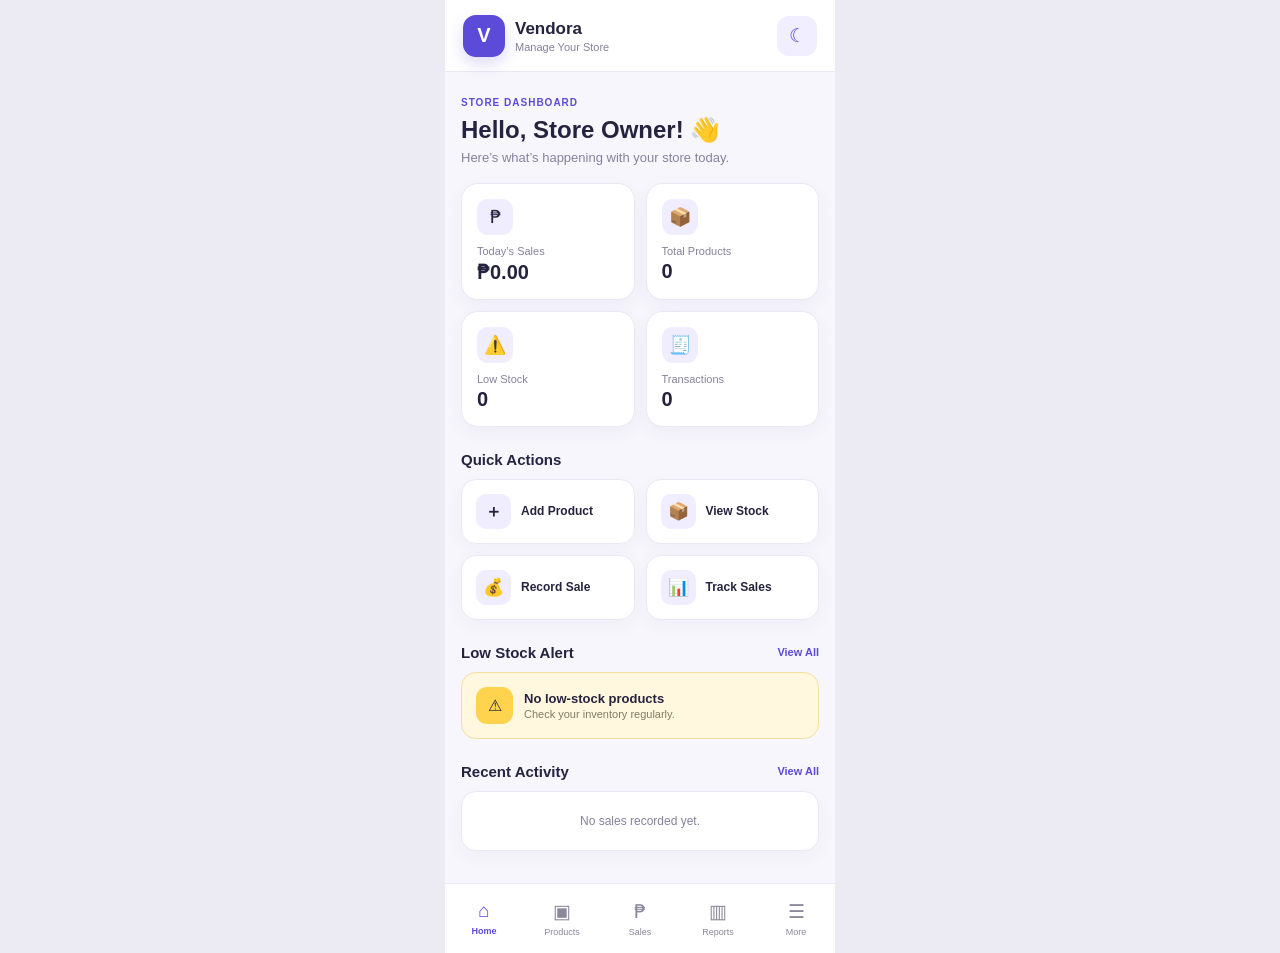
<file: vendoraappfinal.html>
<!DOCTYPE html>
<html lang="en">

<head>

<meta charset="UTF-8">

<meta
    name="viewport"
    content="width=device-width, initial-scale=1.0"
>

<meta
    name="theme-color"
    content="#5b4bd8"
>

<title>Vendora - Home</title>

<style>

/* =========================================================
   RESET
========================================================= */

*{
    box-sizing:border-box;
}

html,
body{
    margin:0;
    padding:0;
    min-height:100%;
}

body{
    font-family:
        Inter,
        -apple-system,
        BlinkMacSystemFont,
        "Segoe UI",
        Arial,
        sans-serif;

    background:#eceaf2;
    color:#25233f;

    display:flex;
    justify-content:center;
    align-items:flex-start;

    overflow-x:hidden;

    transition:
        background .2s ease,
        color .2s ease;
}


/* =========================================================
   APP
========================================================= */

.app{

    width:390px;
    max-width:100%;
    min-height:100vh;

    background:#f7f6fc;

    position:relative;

    padding-bottom:82px;

    transition:
        background .2s ease,
        color .2s ease;
}


/* =========================================================
   HEADER
========================================================= */

.header{

    height:72px;

    padding:14px 18px;

    display:flex;
    align-items:center;
    justify-content:space-between;

    background:#ffffff;

    border-bottom:1px solid #ebe8f5;

    transition:
        background .2s ease,
        border-color .2s ease;
}


.brand{

    display:flex;
    align-items:center;

    gap:10px;
}


.logo{

    width:42px;
    height:42px;

    border-radius:13px;

    background:#5b4bd8;

    color:#fff;

    display:grid;
    place-items:center;

    font-weight:800;
    font-size:20px;

    box-shadow:
        0 7px 16px
        rgba(91,75,216,.20);
}


.brand h1{

    font-size:17px;

    margin:0;

    color:#25233f;

    transition:color .2s ease;
}


.brand p{

    font-size:11px;

    color:#85829d;

    margin:2px 0 0;

    transition:color .2s ease;
}


/* =========================================================
   THEME BUTTON
========================================================= */

.theme{

    border:0;

    width:40px;
    height:40px;

    border-radius:12px;

    background:#f0eeff;

    color:#5b4bd8;

    font-size:19px;

    cursor:pointer;

    display:grid;
    place-items:center;

    transition:
        background .2s ease,
        color .2s ease,
        transform .15s ease;
}

.theme:active{

    transform:scale(.94);
}


/* =========================================================
   MAIN
========================================================= */

.main{

    padding:20px 16px;

}


/* =========================================================
   GREETING
========================================================= */

.eyebrow{

    font-size:10px;

    font-weight:800;

    letter-spacing:1px;

    color:#5b4bd8;

    transition:color .2s ease;
}


.greeting h2{

    font-size:24px;

    margin:6px 0 5px;

    line-height:1.2;

    color:#25233f;

    transition:color .2s ease;
}


.greeting p{

    font-size:13px;

    color:#85829d;

    margin:0 0 18px;

    transition:color .2s ease;
}


/* =========================================================
   STATS
========================================================= */

.stats{

    display:grid;

    grid-template-columns:
        1fr 1fr;

    gap:11px;
}


.card{

    background:#fff;

    border:1px solid #ebe8f5;

    border-radius:17px;

    padding:15px;

    min-height:108px;

    box-shadow:
        0 6px 18px
        rgba(67,54,130,.05);

    transition:
        background .2s ease,
        border-color .2s ease,
        box-shadow .2s ease;
}


.card .icon{

    width:36px;
    height:36px;

    border-radius:11px;

    background:#efedff;

    display:grid;
    place-items:center;

    font-size:18px;

    margin-bottom:10px;

    transition:
        background .2s ease;
}


.card small{

    display:block;

    color:#85829d;

    font-size:11px;

    transition:color .2s ease;
}


.card strong{

    display:block;

    font-size:20px;

    margin-top:3px;

    color:#25233f;

    transition:color .2s ease;
}


/* =========================================================
   SECTION HEAD
========================================================= */

.section-head{

    display:flex;

    align-items:center;

    justify-content:space-between;

    margin:24px 0 11px;
}


.section-head h3{

    font-size:15px;

    margin:0;

    color:#25233f;

    transition:color .2s ease;
}


.section-head a{

    font-size:11px;

    color:#5b4bd8;

    text-decoration:none;

    font-weight:700;

    transition:color .2s ease;
}


/* =========================================================
   QUICK ACTIONS
========================================================= */

.actions{

    display:grid;

    grid-template-columns:
        1fr 1fr;

    gap:11px;
}


.action{

    background:#fff;

    border:1px solid #ebe8f5;

    border-radius:15px;

    padding:14px;

    text-decoration:none;

    color:#25233f;

    display:flex;

    align-items:center;

    gap:10px;

    font-size:12px;

    font-weight:700;

    box-shadow:
        0 6px 18px
        rgba(67,54,130,.04);

    transition:
        background .2s ease,
        border-color .2s ease,
        color .2s ease;
}


.action:active{

    transform:scale(.98);
}


.action span{

    width:35px;
    height:35px;

    border-radius:10px;

    background:#efedff;

    display:grid;
    place-items:center;

    font-size:17px;

    flex:none;

    transition:
        background .2s ease;
}


/* =========================================================
   LOW STOCK ALERT
========================================================= */

.alert{

    background:#fff8df;

    border:1px solid #f3dfa0;

    border-radius:15px;

    padding:14px;

    text-decoration:none;

    color:#25233f;

    display:flex;

    align-items:center;

    gap:11px;

    transition:
        background .2s ease,
        border-color .2s ease,
        color .2s ease;
}


.alert-icon{

    width:37px;
    height:37px;

    border-radius:11px;

    background:#ffd34e;

    display:grid;
    place-items:center;

    flex:none;
}


.alert strong{

    display:block;

    font-size:13px;
}


.alert small{

    display:block;

    color:#857b60;

    margin-top:2px;

    font-size:11px;
}


/* =========================================================
   RECENT LIST
========================================================= */

.list{

    background:#fff;

    border:1px solid #ebe8f5;

    border-radius:15px;

    overflow:hidden;

    box-shadow:
        0 6px 18px
        rgba(67,54,130,.04);

    transition:
        background .2s ease,
        border-color .2s ease;
}


.row{

    display:flex;

    align-items:center;

    gap:11px;

    padding:13px;

    border-bottom:1px solid #f0eef5;

    transition:
        background .2s ease,
        border-color .2s ease;
}


.row:last-child{

    border-bottom:0;
}


.row-icon{

    width:38px;
    height:38px;

    border-radius:11px;

    background:#efedff;

    display:grid;
    place-items:center;

    flex:none;

    transition:
        background .2s ease;
}


.row-info{

    min-width:0;

    flex:1;
}


.row-info strong{

    display:block;

    font-size:12px;

    color:#25233f;

    white-space:nowrap;

    overflow:hidden;

    text-overflow:ellipsis;

    transition:color .2s ease;
}


.row-info small{

    display:block;

    color:#85829d;

    font-size:10px;

    margin-top:3px;

    transition:color .2s ease;
}


.row-right{

    text-align:right;
}


.row-right strong{

    display:block;

    font-size:12px;

    color:#25233f;

    transition:color .2s ease;
}


.row-right span{

    font-size:9px;

    color:#22a66f;
}


/* =========================================================
   EMPTY
========================================================= */

.empty{

    padding:22px;

    text-align:center;

    color:#85829d;

    font-size:12px;

    transition:color .2s ease;
}


/* =========================================================
   BOTTOM NAV
========================================================= */

.bottom{

    position:absolute;

    bottom:0;
    left:0;
    right:0;

    height:70px;

    background:#fff;

    border-top:1px solid #ebe8f5;

    display:grid;

    grid-template-columns:
        repeat(5,1fr);

    z-index:5;

    transition:
        background .2s ease,
        border-color .2s ease;
}


.nav{

    display:flex;

    flex-direction:column;

    align-items:center;

    justify-content:center;

    gap:4px;

    text-decoration:none;

    color:#8b879d;

    font-size:9px;

    transition:color .2s ease;
}


.nav span{

    font-size:19px;
}


.nav.active{

    color:#5b4bd8;

    font-weight:700;
}


/* =========================================================
   DARK MODE
========================================================= */

body.dark{

    background:#11101a;

    color:#eeeeF5;
}


body.dark .app{

    background:#18172a;
}


/* HEADER */

body.dark .header{

    background:#211f35;

    border-color:#34314f;
}


body.dark .brand h1{

    color:#f5f3fa;
}


body.dark .brand p{

    color:#aaa7bf;
}


/* THEME BUTTON */

body.dark .theme{

    background:#312d57;

    color:#c7bcff;
}


/* GREETING */

body.dark .greeting h2{

    color:#f5f3fa;
}


body.dark .greeting p{

    color:#aaa7bf;
}


/* CARDS */

body.dark .card{

    background:#222139;

    border-color:#34314f;

    box-shadow:
        0 8px 22px
        rgba(0,0,0,.20);
}


body.dark .card .icon{

    background:#302b50;
}


body.dark .card small{

    color:#aaa7bf;
}


body.dark .card strong{

    color:#f5f3fa;
}


/* SECTION */

body.dark .section-head h3{

    color:#f5f3fa;
}


body.dark .section-head a{

    color:#a99aff;
}


/* ACTIONS */

body.dark .action{

    background:#222139;

    border-color:#34314f;

    color:#f1eff7;
}


body.dark .action span{

    background:#302b50;
}


/* ALERT */

body.dark .alert{

    background:#332d18;

    border-color:#655622;

    color:#f1ead1;
}


body.dark .alert small{

    color:#c9bd91;
}


body.dark .alert-icon{

    background:#d9ae32;

    color:#241f0e;
}


/* RECENT LIST */

body.dark .list{

    background:#222139;

    border-color:#34314f;
}


body.dark .row{

    border-color:#34314f;
}


body.dark .row-icon{

    background:#302b50;
}


body.dark .row-info strong{

    color:#f5f3fa;
}


body.dark .row-info small{

    color:#aaa7bf;
}


body.dark .row-right strong{

    color:#f5f3fa;
}


/* EMPTY */

body.dark .empty{

    color:#aaa7bf;
}


/* BOTTOM NAV */

body.dark .bottom{

    background:#211f35;

    border-color:#34314f;
}


body.dark .nav{

    color:#9691aa;
}


body.dark .nav.active{

    color:#a99aff;
}


/* =========================================================
   MOBILE
========================================================= */

@media(max-width:599px){

    body{

        background:#f7f6fc;
    }

    body.dark{

        background:#18172a;
    }

    .app{

        width:100%;

        max-width:390px;
    }
}

</style>

</head>


<body>

<div class="app">


    <!-- HEADER -->

    <header class="header">

        <div class="brand">

            <div class="logo">
                V
            </div>

            <div>

                <h1>
                    Vendora
                </h1>

                <p>
                    Manage Your Store
                </p>

            </div>

        </div>


        <button
            class="theme"
            id="themeButton"
            onclick="toggleDarkMode()"
            aria-label="Toggle dark mode"
        >
            ☾
        </button>

    </header>


    <!-- MAIN -->

    <main class="main">


        <!-- GREETING -->

        <section class="greeting">

            <span class="eyebrow">
                STORE DASHBOARD
            </span>

            <h2 id="ownerGreeting">
                Hello, Store Owner! 👋
            </h2>

            <p>
                Here’s what’s happening with your store today.
            </p>

        </section>


        <!-- STATS -->

        <section class="stats">


            <div class="card">

                <div class="icon">
                    ₱
                </div>

                <small>
                    Today’s Sales
                </small>

                <strong id="todaySales">
                    ₱0.00
                </strong>

            </div>


            <div class="card">

                <div class="icon">
                    📦
                </div>

                <small>
                    Total Products
                </small>

                <strong id="totalProducts">
                    0
                </strong>

            </div>


            <div class="card">

                <div class="icon">
                    ⚠️
                </div>

                <small>
                    Low Stock
                </small>

                <strong id="lowStock">
                    0
                </strong>

            </div>


            <div class="card">

                <div class="icon">
                    🧾
                </div>

                <small>
                    Transactions
                </small>

                <strong id="transactions">
                    0
                </strong>

            </div>


        </section>


        <!-- QUICK ACTIONS -->

        <div class="section-head">

            <h3>
                Quick Actions
            </h3>

        </div>


        <section class="actions">


            <a
                class="action"
                href="add-product.html"
            >

                <span>
                    ＋
                </span>

                Add Product

            </a>


            <a
                class="action"
                href="products.html"
            >

                <span>
                    📦
                </span>

                View Stock

            </a>


            <a
                class="action"
                href="sales.html"
            >

                <span>
                    💰
                </span>

                Record Sale

            </a>


            <a
                class="action"
                href="reports.html"
            >

                <span>
                    📊
                </span>

                Track Sales

            </a>


        </section>


        <!-- LOW STOCK -->

        <div class="section-head">

            <h3>
                Low Stock Alert
            </h3>

            <a href="products.html">
                View All
            </a>

        </div>


        <a
            class="alert"
            href="products.html"
        >

            <div class="alert-icon">
                ⚠
            </div>

            <div>

                <strong id="lowStockMessage">
                    No low-stock products
                </strong>

                <small>
                    Check your inventory regularly.
                </small>

            </div>

        </a>


        <!-- RECENT ACTIVITY -->

        <div class="section-head">

            <h3>
                Recent Activity
            </h3>

            <a href="sales-history.html">
                View All
            </a>

        </div>


        <section
            class="list"
            id="recentList"
        >

            <div class="empty">
                No sales recorded yet.
            </div>

        </section>


    </main>


    <!-- BOTTOM NAV -->

    <nav class="bottom">

        <a
            class="nav active"
            href="home.html"
        >

            <span>
                ⌂
            </span>

            Home

        </a>


        <a
            class="nav"
            href="products.html"
        >

            <span>
                ▣
            </span>

            Products

        </a>


        <a
            class="nav"
            href="sales.html"
        >

            <span>
                ₱
            </span>

            Sales

        </a>


        <a
            class="nav"
            href="reports.html"
        >

            <span>
                ▥
            </span>

            Reports

        </a>


        <a
            class="nav"
            href="settings.html"
        >

            <span>
                ☰
            </span>

            More

        </a>

    </nav>


</div>


<script>

/* =========================================================
   STORAGE
========================================================= */

const PRODUCTS_KEY =
    "vendora_products_v1";

const SALES_KEY =
    "vendora_sales_v1";

const THEME_KEY =
    "vendora_theme_v1";

const ACCOUNT_KEY =
    "vendora_account_v1";


/* =========================================================
   READ STORAGE
========================================================= */

function read(key){

    try{

        return JSON.parse(
            localStorage.getItem(key) || "[]"
        );

    }catch(error){

        return [];

    }

}


/* =========================================================
   CURRENCY
========================================================= */

function peso(number){

    return "₱" +
        Number(number || 0)
        .toLocaleString(
            "en-PH",
            {
                minimumFractionDigits:2,
                maximumFractionDigits:2
            }
        );

}


/* =========================================================
   ESCAPE HTML
========================================================= */

function safe(value){

    return String(value ?? "")
        .replace(
            /[&<>"']/g,
            function(match){

                return {
                    "&":"&amp;",
                    "<":"&lt;",
                    ">":"&gt;",
                    '"':"&quot;",
                    "'":"&#039;"
                }[match];

            }
        );

}


/* =========================================================
   GET LOCAL DATE
========================================================= */

function getLocalDate(){

    const date =
        new Date();

    const year =
        date.getFullYear();

    const month =
        String(
            date.getMonth() + 1
        ).padStart(2,"0");

    const day =
        String(
            date.getDate()
        ).padStart(2,"0");

    return `${year}-${month}-${day}`;

}


/* =========================================================
   LOAD OWNER PROFILE
========================================================= */

function loadOwnerName(){

    const greeting =
        document.getElementById("ownerGreeting");

    if(!greeting){
        return;
    }

    let account = null;

    try{

        account = JSON.parse(
            localStorage.getItem(ACCOUNT_KEY) || "null"
        );

    }catch(error){

        account = null;

    }

    const ownerName =
        account &&
        typeof account.fullName === "string"
            ? account.fullName.trim()
            : "";

    if(ownerName){

        greeting.textContent =
            `Hello, ${ownerName}! 👋`;

    }else{

        greeting.textContent =
            "Hello, Store Owner! 👋";

    }

}


/* =========================================================
   LOAD DASHBOARD
========================================================= */

function load(){

    const products =
        read(PRODUCTS_KEY);


    const sales =
        read(SALES_KEY);


    const today =
        getLocalDate();


    /* =====================================================
       TODAY SALES
    ===================================================== */

    const todaySales =
        sales
        .filter(
            sale => {

                const value =
                    sale.date ||
                    sale.createdAt ||
                    sale.timestamp ||
                    "";

                return String(value)
                    .slice(0,10)
                    === today;

            }
        )
        .reduce(
            (total,sale) => {

                return total +
                    Number(
                        sale.total ||
                        sale.amount ||
                        0
                    );

            },
            0
        );


    /* =====================================================
       LOW STOCK
    ===================================================== */

    const lowStock =
        products.filter(
            product => {

                const stock =
                    Number(
                        product.stock ??
                        product.quantity ??
                        product.qty ??
                        0
                    );


                const minimum =
                    Number(
                        product.minStock ??
                        product.minimumStock ??
                        5
                    );


                return stock <= minimum;

            }
        );


    /* =====================================================
       UPDATE COUNTERS
    ===================================================== */

    document.getElementById(
        "todaySales"
    ).textContent =
        peso(todaySales);


    document.getElementById(
        "totalProducts"
    ).textContent =
        products.length;


    document.getElementById(
        "lowStock"
    ).textContent =
        lowStock.length;


    document.getElementById(
        "transactions"
    ).textContent =
        sales.length;


    /* =====================================================
       LOW STOCK MESSAGE
    ===================================================== */

    document.getElementById(
        "lowStockMessage"
    ).textContent =
        lowStock.length
        ? lowStock.length +
          " product" +
          (
              lowStock.length > 1
                  ? "s"
                  : ""
          ) +
          " need attention"
        : "No low-stock products";


    /* =====================================================
       RECENT SALES
    ===================================================== */

    const list =
        document.getElementById(
            "recentList"
        );


    const recent =
        sales
        .slice()
        .sort(
            (a,b) => {

                const dateA =
                    new Date(
                        a.createdAt ||
                        a.date ||
                        0
                    ).getTime();


                const dateB =
                    new Date(
                        b.createdAt ||
                        b.date ||
                        0
                    ).getTime();


                return dateB - dateA;

            }
        )
        .slice(0,5);


    if(!recent.length){

        list.innerHTML =
            `
            <div class="empty">
                No sales recorded yet.
            </div>
            `;

        return;

    }


    list.innerHTML =
        recent
        .map(
            sale => {

                const name =
                    safe(
                        sale.productName ||
                        sale.product ||
                        "Product Sale"
                    );


                const quantity =
                    Number(
                        sale.qty ||
                        sale.quantity ||
                        0
                    );


                const total =
                    Number(
                        sale.total ||
                        sale.amount ||
                        0
                    );


                return `

                    <div class="row">

                        <div class="row-icon">
                            ₱
                        </div>

                        <div class="row-info">

                            <strong>
                                ${name}
                            </strong>

                            <small>
                                Sold ${quantity} item(s)
                            </small>

                        </div>

                        <div class="row-right">

                            <strong>
                                ${peso(total)}
                            </strong>

                            <span>
                                Sold
                            </span>

                        </div>

                    </div>

                `;

            }
        )
        .join("");

}


/* =========================================================
   APPLY THEME
========================================================= */

function applyTheme(){

    const theme =
        localStorage.getItem(
            THEME_KEY
        ) || "light";


    const dark =
        theme === "dark";


    document.body.classList.toggle(
        "dark",
        dark
    );


    const button =
        document.getElementById(
            "themeButton"
        );


    if(button){

        button.textContent =
            dark ? "☀" : "☾";

    }


    /* Update browser theme color */

    const meta =
        document.querySelector(
            'meta[name="theme-color"]'
        );


    if(meta){

        meta.setAttribute(
            "content",
            dark
                ? "#18172a"
                : "#5b4bd8"
        );

    }

}


/* =========================================================
   TOGGLE DARK MODE
========================================================= */

function toggleDarkMode(){

    const isDark =
        document.body.classList.contains(
            "dark"
        );


    localStorage.setItem(
        THEME_KEY,
        isDark
            ? "light"
            : "dark"
    );


    applyTheme();

}


/* =========================================================
   INITIALIZE
========================================================= */

applyTheme();

loadOwnerName();

load();


/* =========================================================
   REFRESH WHEN RETURNING TO PAGE
========================================================= */

document.addEventListener(
    "visibilitychange",
    function(){

        if(!document.hidden){

            applyTheme();

            loadOwnerName();

            load();

        }

    }
);


/* =========================================================
   REFRESH IF LOCAL STORAGE CHANGES
========================================================= */

window.addEventListener(
    "storage",
    function(){

        applyTheme();

        loadOwnerName();

        load();

    }
);

</script>

</body>
</html>
</file>
